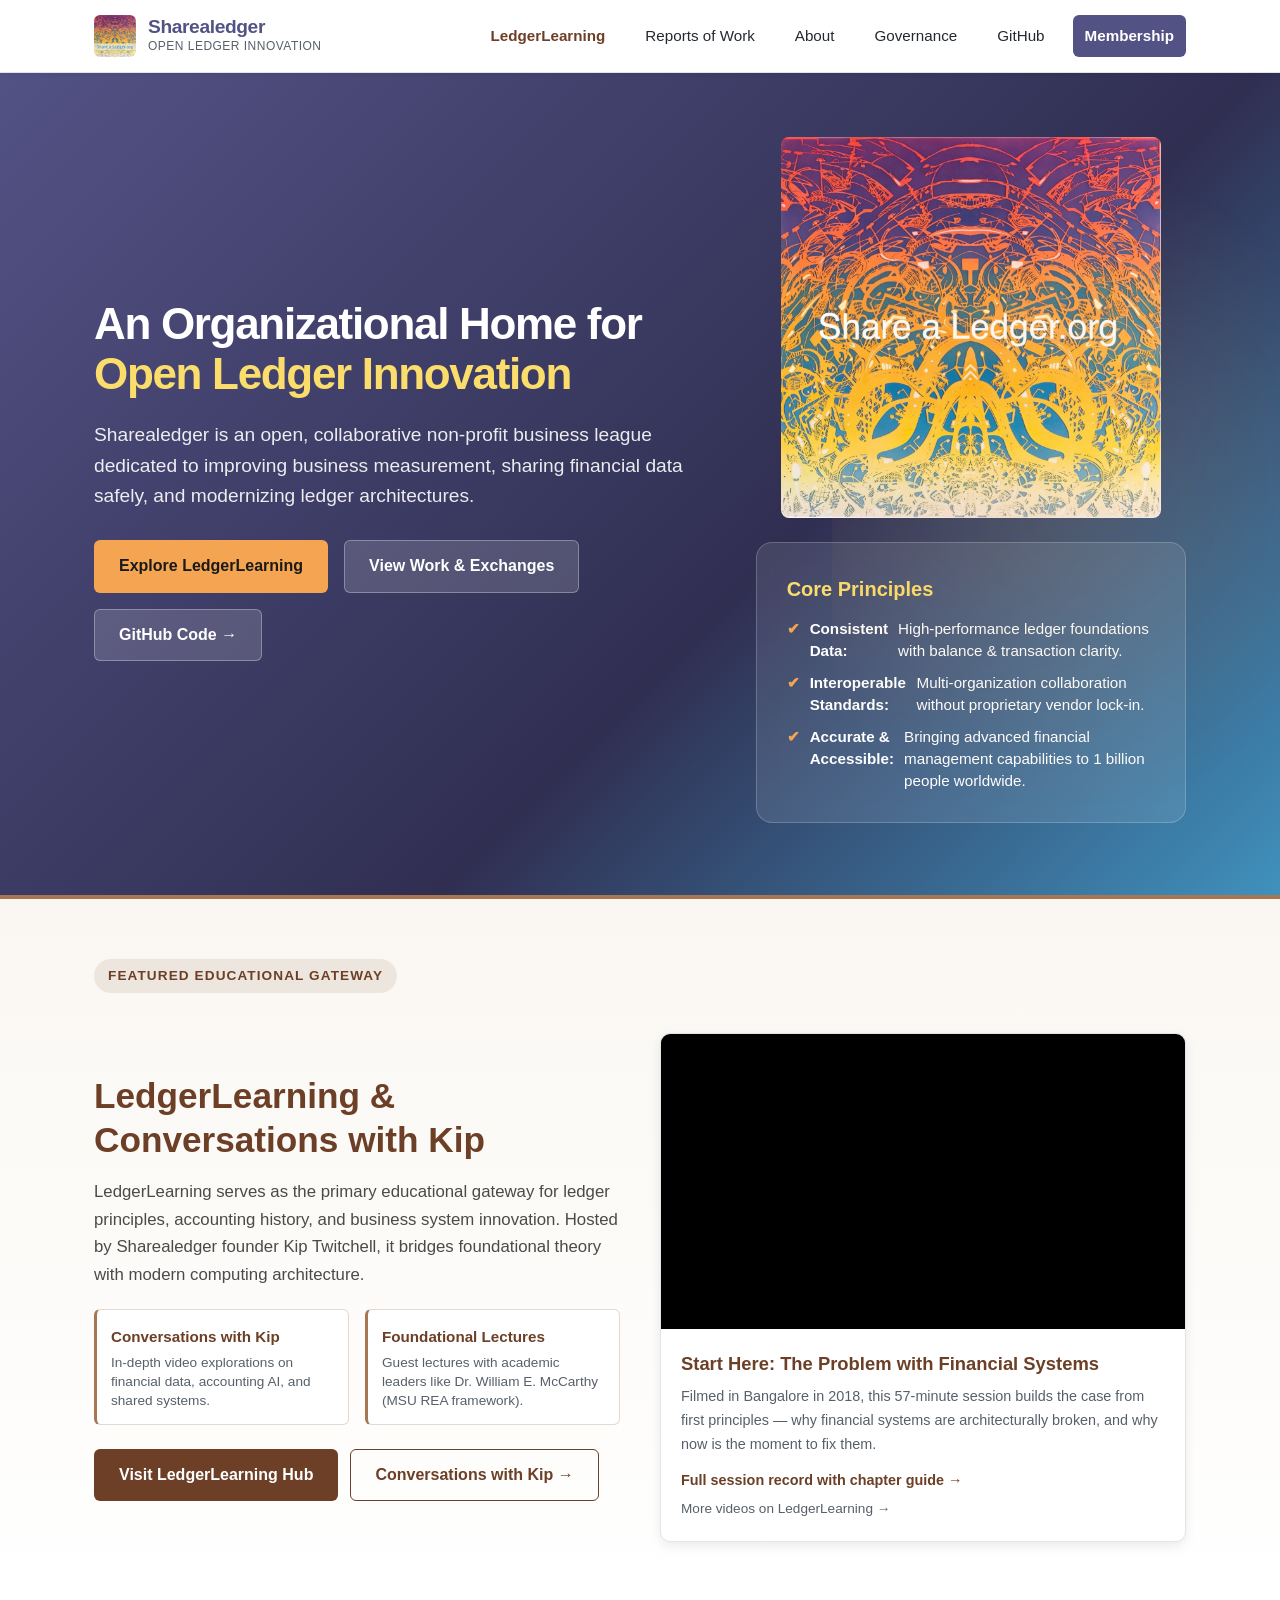
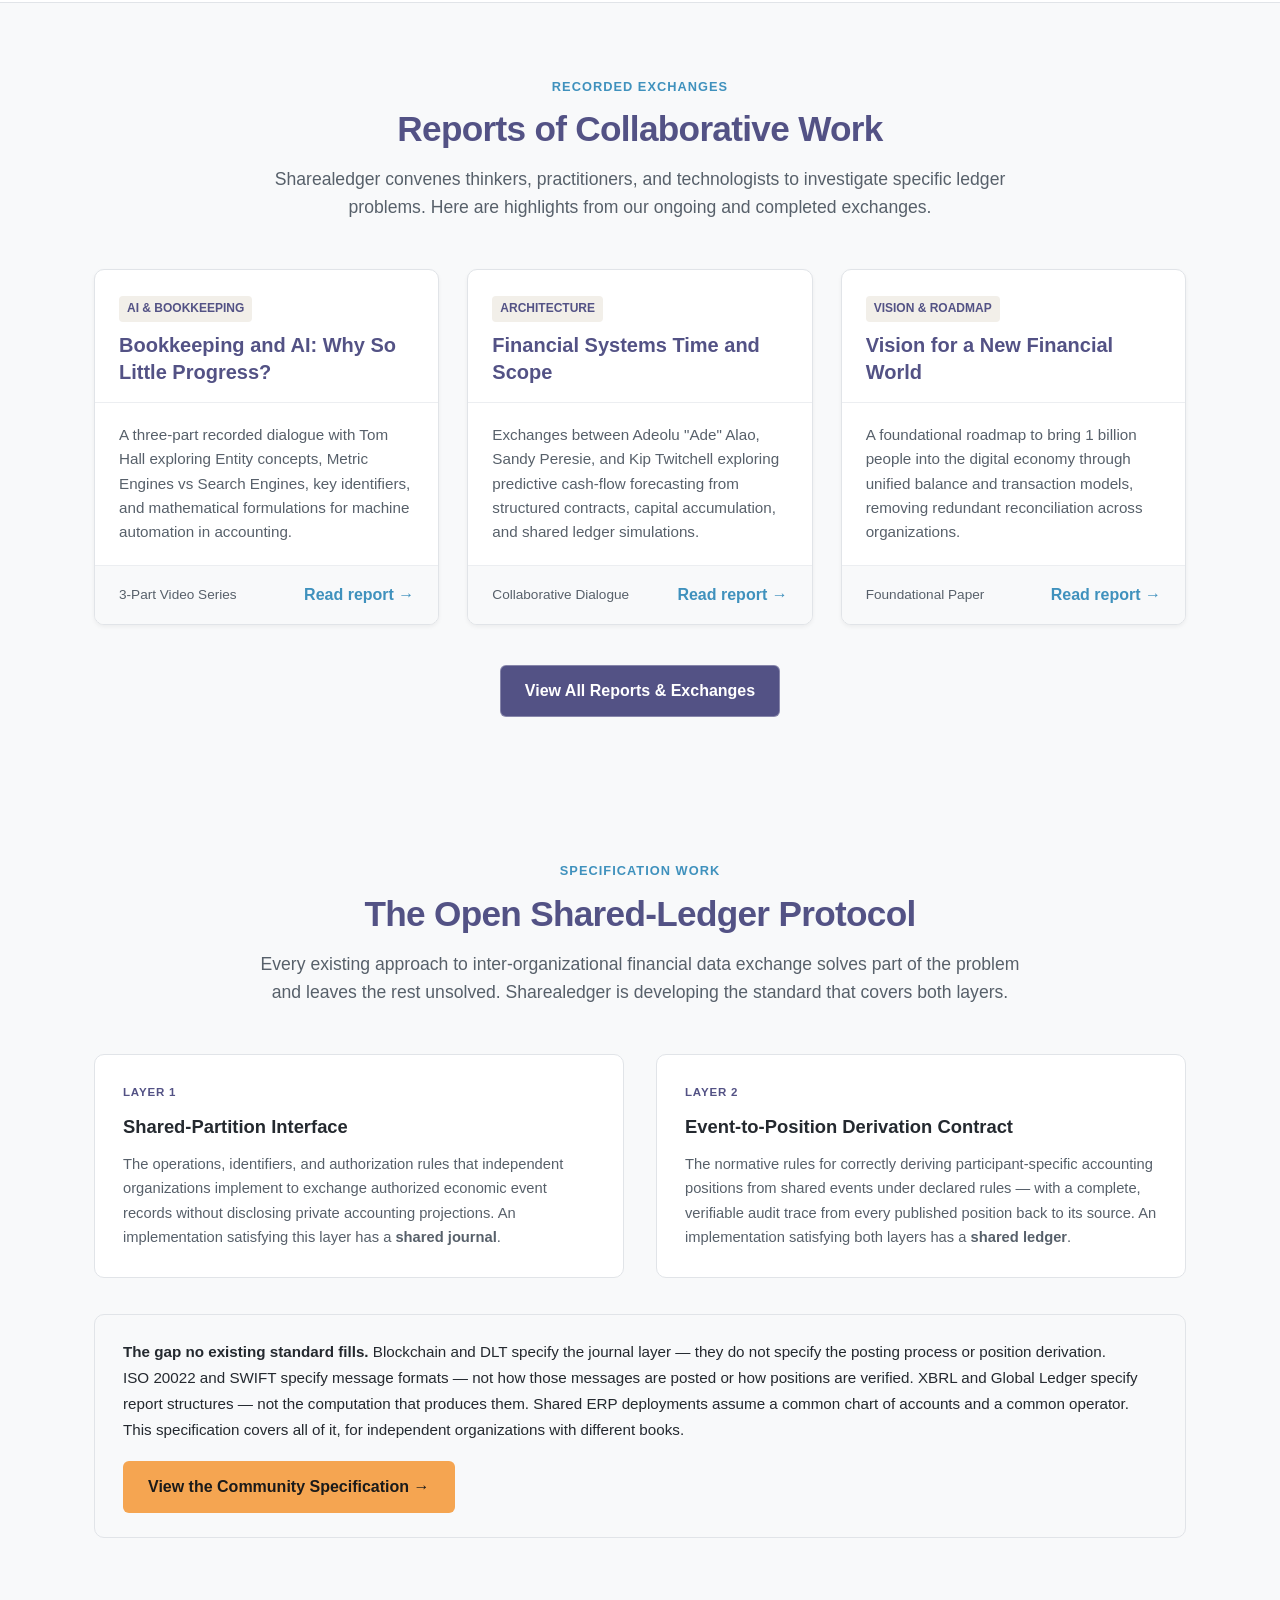
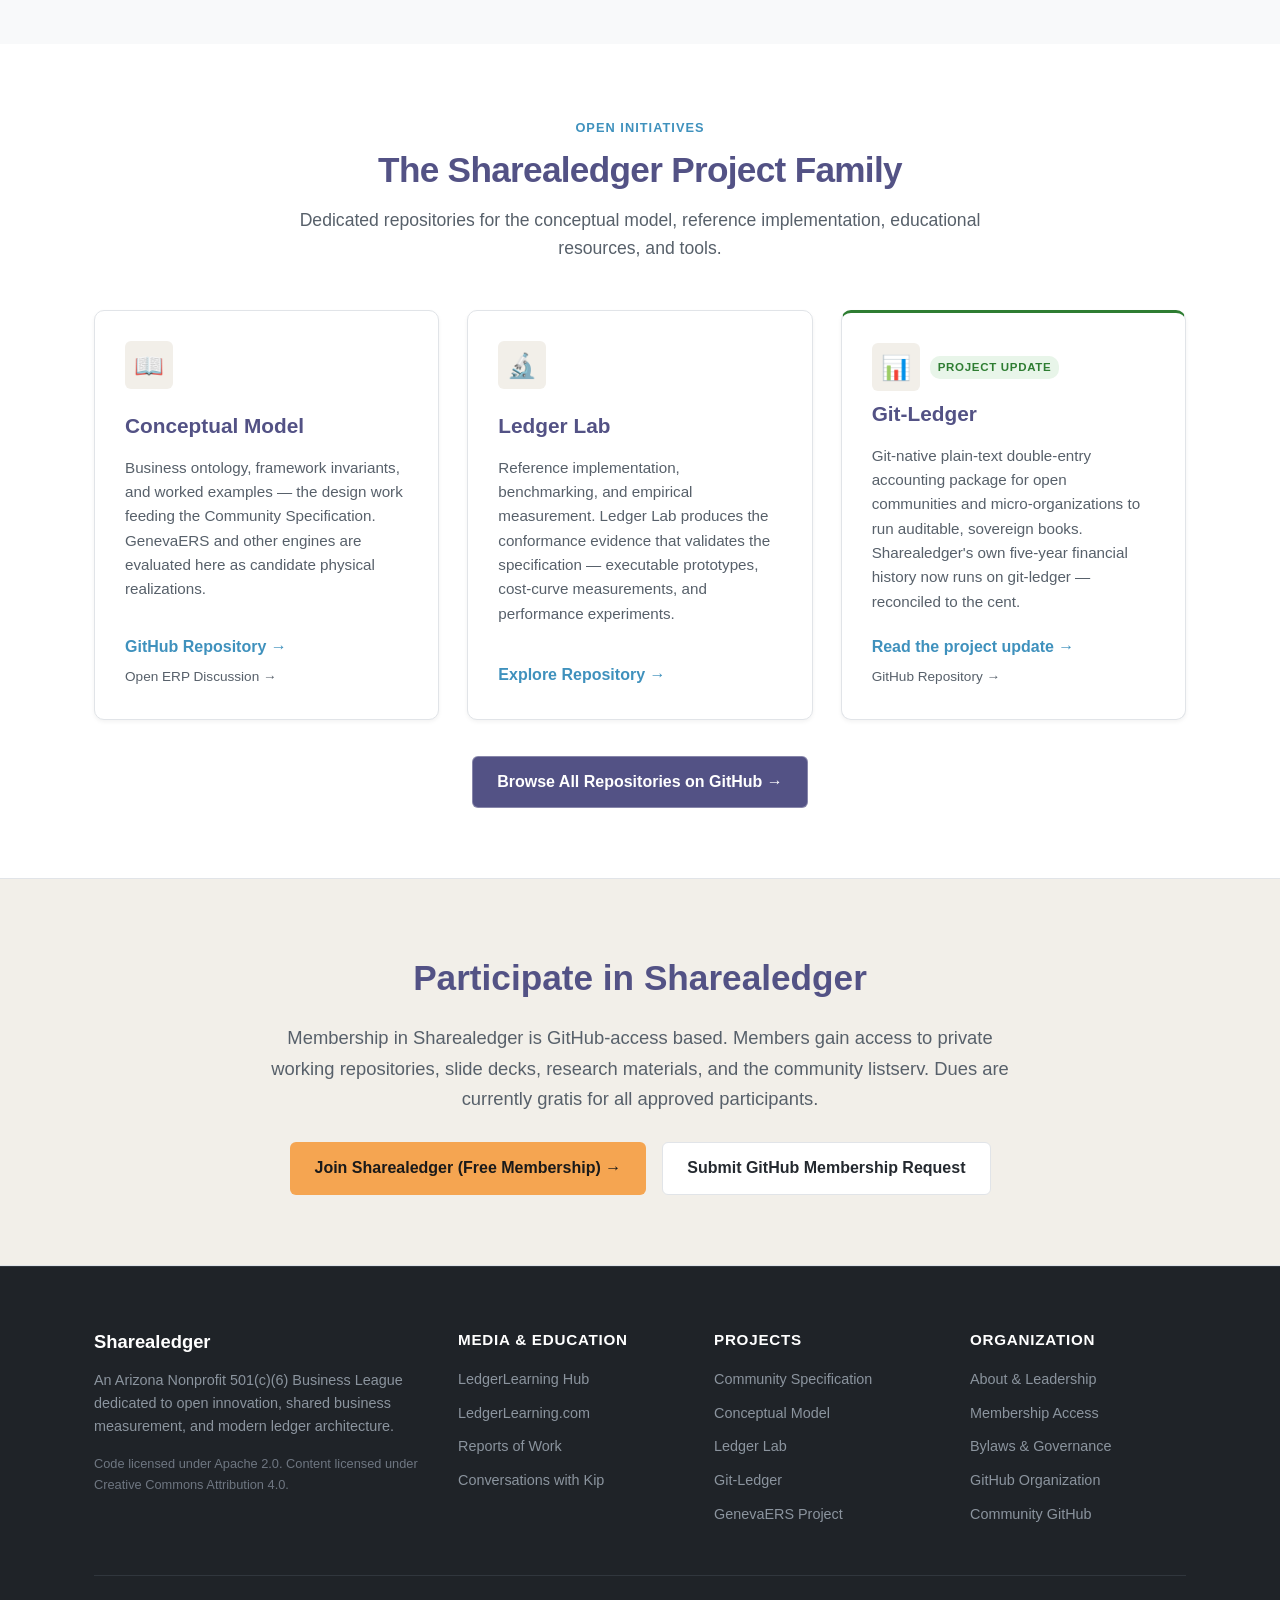
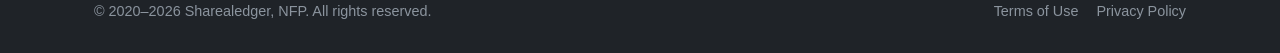
<file: docs/index.html>
<!DOCTYPE html>
<html lang="en">
<head>
  <meta charset="UTF-8">
  <meta name="viewport" content="width=device-width, initial-scale=1.0">
  <title>Sharealedger — Open Innovation in Ledgers & Financial Systems</title>
  <meta name="description" content="Sharealedger is a 501(c)(6) nonprofit business league fostering open innovation, shared knowledge, and collaboration in ledger systems and business measurement.">
  <link rel="stylesheet" href="assets/css/style.css">
  <link rel="icon" type="image/jpeg" href="assets/images/icon-small.jpg">
</head>
<body>

  <!-- Navigation -->
  <header class="site-header">
    <input type="checkbox" id="nav-toggle" class="nav-toggle-input" aria-label="Toggle Navigation">
    <div class="container nav-container">
      <a href="index.html" class="brand">
        <img src="assets/images/icon-small.jpg" alt="Sharealedger Logo Icon">
        <div class="brand-text">
          <span class="brand-title">Sharealedger</span>
          <span class="brand-subtitle">Open Ledger Innovation</span>
        </div>
      </a>
      <label for="nav-toggle" class="nav-toggle-btn" aria-label="Open Menu">
        <span class="icon-open">&#9776;</span>
        <span class="icon-close">&times;</span>
      </label>
      <nav>
        <ul class="nav-links">
          <li><a href="https://ledgerlearning.com" target="_blank" rel="noopener" style="color: var(--ll-brown); font-weight: 700;">LedgerLearning</a></li>
          <li><a href="reports.html">Reports of Work</a></li>
          <li><a href="about.html">About</a></li>
          <li><a href="governance.html">Governance</a></li>
          <li><a href="https://github.com/sharealedger-org" target="_blank" rel="noopener">GitHub</a></li>
          <li><a href="membership.html" class="nav-btn-highlight">Membership</a></li>
        </ul>
      </nav>
    </div>
  </header>

  <!-- Hero Section -->
  <section class="hero-section">
    <div class="container hero-grid">
      <div>
        <h1 class="hero-title">An Organizational Home for <span>Open Ledger Innovation</span></h1>
        <p class="hero-lead">
          Sharealedger is an open, collaborative non-profit business league dedicated to improving business measurement, sharing financial data safely, and modernizing ledger architectures.
        </p>
        <div class="hero-actions">
          <a href="ledgerlearning.html" class="btn btn-primary">Explore LedgerLearning</a>
          <a href="reports.html" class="btn btn-secondary">View Work & Exchanges</a>
          <a href="https://github.com/sharealedger-org" target="_blank" rel="noopener" class="btn btn-secondary">GitHub Code &rarr;</a>
        </div>
      </div>
      <div>
        <img src="assets/images/sharealedger-logo.jpg" alt="Sharealedger"
             style="width: 100%; max-width: 380px; border-radius: 8px; display: block; margin: 0 auto 24px;">
        <div class="hero-card">
          <h3>Core Principles</h3>
          <ul>
            <li><strong>Consistent Data:</strong> High-performance ledger foundations with balance & transaction clarity.</li>
            <li><strong>Interoperable Standards:</strong> Multi-organization collaboration without proprietary vendor lock-in.</li>
            <li><strong>Accurate & Accessible:</strong> Bringing advanced financial management capabilities to 1 billion people worldwide.</li>
          </ul>
        </div>
      </div>
    </div>
  </section>

  <!-- LedgerLearning Featured Section (FIRST SECTION) -->
  <section class="ll-spotlight">
    <div class="container">
      <div class="ll-header-badge">Featured Educational Gateway</div>
      <div class="ll-grid">
        <div class="ll-content">
          <h2>LedgerLearning & Conversations with Kip</h2>
          <p>
            LedgerLearning serves as the primary educational gateway for ledger principles, accounting history, and business system innovation. Hosted by Sharealedger founder Kip Twitchell, it bridges foundational theory with modern computing architecture.
          </p>
          <div class="ll-feature-list">
            <div class="ll-feature-item">
              <h4>Conversations with Kip</h4>
              <p>In-depth video explorations on financial data, accounting AI, and shared systems.</p>
            </div>
            <div class="ll-feature-item">
              <h4>Foundational Lectures</h4>
              <p>Guest lectures with academic leaders like Dr. William E. McCarthy (MSU REA framework).</p>
            </div>
          </div>
          <div style="display: flex; gap: 12px; flex-wrap: wrap;">
            <a href="ledgerlearning.html" class="btn btn-brown">Visit LedgerLearning Hub</a>
            <a href="https://www.youtube.com/kiptwitchellvlog" target="_blank" rel="noopener" class="btn" style="border: 1px solid var(--ll-brown); color: var(--ll-brown);">Conversations with Kip &rarr;</a>
          </div>
        </div>

        <div class="ll-media-card">
          <div class="video-container">
            <iframe src="https://www.youtube-nocookie.com/embed/PjzfaxvQ9WQ" title="The Problem with Financial Systems: An Overview" allow="accelerometer; autoplay; clipboard-write; encrypted-media; gyroscope; picture-in-picture" allowfullscreen></iframe>
          </div>
          <div class="ll-media-info">
            <h3>Start Here: The Problem with Financial Systems</h3>
            <p>Filmed in Bangalore in 2018, this 57-minute session builds the case from first principles — why financial systems are architecturally broken, and why now is the moment to fix them.</p>
            <div style="margin-top: 10px; display: flex; flex-direction: column; gap: 6px;">
              <a href="https://github.com/sharealedger-org/community/blob/master/meetings/2018-04_Bangalore-Financial-Systems-Overview.md" target="_blank" rel="noopener" style="font-weight: 600; color: var(--ll-brown); font-size: 0.9rem;">Full session record with chapter guide &rarr;</a>
              <a href="ledgerlearning.html" style="font-size: 0.85rem; color: var(--text-muted);">More videos on LedgerLearning &rarr;</a>
            </div>
          </div>
        </div>
      </div>
    </div>
  </section>

  <!-- Reports of Work & Exchanges -->
  <section class="section section-alt">
    <div class="container">
      <div class="section-header">
        <span class="section-tag">Recorded Exchanges</span>
        <h2 class="section-title">Reports of Collaborative Work</h2>
        <p class="section-desc">
          Sharealedger convenes thinkers, practitioners, and technologists to investigate specific ledger problems. Here are highlights from our ongoing and completed exchanges.
        </p>
      </div>

      <div class="cards-grid">
        <!-- Card 1 -->
        <div class="report-card">
          <div class="report-card-header">
            <span class="report-tag">AI & Bookkeeping</span>
            <h3 class="report-title">Bookkeeping and AI: Why So Little Progress?</h3>
          </div>
          <div class="report-card-body">
            A three-part recorded dialogue with Tom Hall exploring Entity concepts, Metric Engines vs Search Engines, key identifiers, and mathematical formulations for machine automation in accounting.
          </div>
          <div class="report-card-footer">
            <span style="font-size: 0.85rem; color: var(--text-muted);">3-Part Video Series</span>
            <a href="reports.html#ai-hall" class="card-link">Read report &rarr;</a>
          </div>
        </div>

        <!-- Card 2 -->
        <div class="report-card">
          <div class="report-card-header">
            <span class="report-tag">Architecture</span>
            <h3 class="report-title">Financial Systems Time and Scope</h3>
          </div>
          <div class="report-card-body">
            Exchanges between Adeolu "Ade" Alao, Sandy Peresie, and Kip Twitchell exploring predictive cash-flow forecasting from structured contracts, capital accumulation, and shared ledger simulations.
          </div>
          <div class="report-card-footer">
            <span style="font-size: 0.85rem; color: var(--text-muted);">Collaborative Dialogue</span>
            <a href="reports.html#time-scope" class="card-link">Read report &rarr;</a>
          </div>
        </div>

        <!-- Card 3 -->
        <div class="report-card">
          <div class="report-card-header">
            <span class="report-tag">Vision & Roadmap</span>
            <h3 class="report-title">Vision for a New Financial World</h3>
          </div>
          <div class="report-card-body">
            A foundational roadmap to bring 1 billion people into the digital economy through unified balance and transaction models, removing redundant reconciliation across organizations.
          </div>
          <div class="report-card-footer">
            <span style="font-size: 0.85rem; color: var(--text-muted);">Foundational Paper</span>
            <a href="reports.html#vision" class="card-link">Read report &rarr;</a>
          </div>
        </div>
      </div>

      <div style="text-align: center; margin-top: 40px;">
        <a href="reports.html" class="btn btn-secondary" style="background: var(--sl-primary); color: #fff;">View All Reports & Exchanges</a>
      </div>
    </div>
  </section>

  <!-- Open Shared-Ledger Protocol -->
  <section class="section section-alt">
    <div class="container">
      <div class="section-header">
        <span class="section-tag">Specification Work</span>
        <h2 class="section-title">The Open Shared-Ledger Protocol</h2>
        <p class="section-desc">
          Every existing approach to inter-organizational financial data exchange solves part of the problem and leaves the rest unsolved. Sharealedger is developing the standard that covers both layers.
        </p>
      </div>

      <div style="display: grid; grid-template-columns: 1fr 1fr; gap: 32px; margin: 36px 0;">
        <div style="border: 1px solid var(--border-light); border-radius: var(--radius-md); padding: 28px; background: #fff;">
          <div style="font-size: 0.72rem; font-weight: 700; letter-spacing: 0.07em; text-transform: uppercase; color: var(--sl-primary); margin-bottom: 10px;">Layer 1</div>
          <h3 style="margin: 0 0 10px 0; font-size: 1.15rem;">Shared-Partition Interface</h3>
          <p style="font-size: 0.92rem; color: var(--text-muted); line-height: 1.65; margin: 0;">
            The operations, identifiers, and authorization rules that independent organizations implement to exchange authorized economic event records without disclosing private accounting projections. An implementation satisfying this layer has a <strong>shared journal</strong>.
          </p>
        </div>
        <div style="border: 1px solid var(--border-light); border-radius: var(--radius-md); padding: 28px; background: #fff;">
          <div style="font-size: 0.72rem; font-weight: 700; letter-spacing: 0.07em; text-transform: uppercase; color: var(--sl-primary); margin-bottom: 10px;">Layer 2</div>
          <h3 style="margin: 0 0 10px 0; font-size: 1.15rem;">Event-to-Position Derivation Contract</h3>
          <p style="font-size: 0.92rem; color: var(--text-muted); line-height: 1.65; margin: 0;">
            The normative rules for correctly deriving participant-specific accounting positions from shared events under declared rules — with a complete, verifiable audit trace from every published position back to its source. An implementation satisfying both layers has a <strong>shared ledger</strong>.
          </p>
        </div>
      </div>

      <div style="background: var(--bg-alt); border: 1px solid var(--border-light); border-radius: var(--radius-md); padding: 24px 28px; margin-bottom: 36px;">
        <p style="margin: 0; font-size: 0.95rem; color: var(--text-main); line-height: 1.7;">
          <strong>The gap no existing standard fills.</strong> Blockchain and DLT specify the journal layer — they do not specify the posting process or position derivation. ISO&nbsp;20022 and SWIFT specify message formats — not how those messages are posted or how positions are verified. XBRL and Global Ledger specify report structures — not the computation that produces them. Shared ERP deployments assume a common chart of accounts and a common operator. This specification covers all of it, for independent organizations with different books.
        </p>
        <div style="margin-top: 18px;">
          <a href="https://github.com/sharealedger-org/spec-community-specification" target="_blank" rel="noopener" class="btn btn-primary">
            View the Community Specification &rarr;
          </a>
        </div>
      </div>
    </div>
  </section>

  <!-- Active Projects & Ecosystem -->
  <section class="section">
    <div class="container">
      <div class="section-header">
        <span class="section-tag">Open Initiatives</span>
        <h2 class="section-title">The Sharealedger Project Family</h2>
        <p class="section-desc">
          Dedicated repositories for the conceptual model, reference implementation, educational resources, and tools.
        </p>
      </div>

      <div class="cards-grid">
        <!-- Project 1 -->
        <div class="card">
          <div class="card-icon">&#x1F4D6;</div>
          <h3 class="card-title">Conceptual Model</h3>
          <p class="card-body">
            Business ontology, framework invariants, and worked examples — the design work feeding the Community Specification. GenevaERS and other engines are evaluated here as candidate physical realizations.
          </p>
          <div style="display: flex; flex-direction: column; gap: 6px; margin-top: auto;">
            <a href="https://github.com/sharealedger-org/spec-conceptual-model" target="_blank" rel="noopener" class="card-link">GitHub Repository &rarr;</a>
            <a href="https://github.com/sharealedger-org/spec-conceptual-model/blob/main/sources/GenevaERS/ERP_DISCUSSION_STARTER.md" target="_blank" rel="noopener" style="font-size: 0.85rem; color: var(--text-muted);">Open ERP Discussion &rarr;</a>
          </div>
        </div>

        <!-- Project 2 -->
        <div class="card">
          <div class="card-icon">&#x1F52C;</div>
          <h3 class="card-title">Ledger Lab</h3>
          <p class="card-body">
            Reference implementation, benchmarking, and empirical measurement. Ledger Lab produces the conformance evidence that validates the specification — executable prototypes, cost-curve measurements, and performance experiments.
          </p>
          <a href="https://github.com/sharealedger-org/ledger-lab" target="_blank" rel="noopener" class="card-link">
            Explore Repository &rarr;
          </a>
        </div>

        <!-- Project 3 -->
        <div class="card" style="border-top: 3px solid #2E7D32;">
          <div style="display: flex; align-items: center; gap: 10px; margin-bottom: 6px;">
            <div class="card-icon" style="margin-bottom: 0;">&#x1F4CA;</div>
            <span style="font-size: 0.72rem; font-weight: 700; letter-spacing: 0.06em; background: #E8F5E9; color: #2E7D32; padding: 2px 8px; border-radius: 10px; white-space: nowrap;">PROJECT UPDATE</span>
          </div>
          <h3 class="card-title">Git-Ledger</h3>
          <p class="card-body">
            Git-native plain-text double-entry accounting package for open communities and micro-organizations to run auditable, sovereign books. Sharealedger's own five-year financial history now runs on git-ledger — reconciled to the cent.
          </p>
          <div style="display: flex; flex-direction: column; gap: 6px; margin-top: auto;">
            <a href="reports.html#git-ledger-2026" class="card-link">Read the project update &rarr;</a>
            <a href="https://github.com/sharealedger-org/git-ledger" target="_blank" rel="noopener" style="font-size: 0.85rem; color: var(--text-muted);">GitHub Repository &rarr;</a>
          </div>
        </div>
      </div>

      <div style="text-align: center; margin-top: 36px;">
        <a href="https://github.com/sharealedger-org" target="_blank" rel="noopener" class="btn btn-secondary" style="background: var(--sl-primary); color: #fff;">
          Browse All Repositories on GitHub &rarr;
        </a>
      </div>
    </div>
  </section>

  <!-- Membership / Call to Action -->
  <section class="section section-cream" style="border-top: 1px solid var(--border-light); border-bottom: 1px solid var(--border-light);">
    <div class="container" style="text-align: center; max-width: 800px;">
      <h2 style="font-size: 2.2rem; color: var(--sl-primary); margin-bottom: 16px;">Participate in Sharealedger</h2>
      <p style="font-size: 1.15rem; color: var(--text-muted); margin-bottom: 28px;">
        Membership in Sharealedger is GitHub-access based. Members gain access to private working repositories, slide decks, research materials, and the community listserv. Dues are currently gratis for all approved participants.
      </p>
      <div style="display: flex; gap: 16px; justify-content: center; flex-wrap: wrap;">
        <a href="membership.html" class="btn btn-primary">Join Sharealedger (Free Membership) &rarr;</a>
        <a href="https://github.com/sharealedger-org/community/issues/new/choose" target="_blank" rel="noopener" class="btn" style="background: #fff; border: 1px solid var(--border-light); color: var(--text-main);">
          Submit GitHub Membership Request
        </a>
      </div>
    </div>
  </section>

  <!-- Footer -->
  <footer class="site-footer">
    <div class="container">
      <div class="footer-grid">
        <div class="footer-brand">
          <h4>Sharealedger</h4>
          <p>
            An Arizona Nonprofit 501(c)(6) Business League dedicated to open innovation, shared business measurement, and modern ledger architecture.
          </p>
          <p style="font-size: 0.8rem; color: #6E7681;">
            Code licensed under Apache 2.0. Content licensed under Creative Commons Attribution 4.0.
          </p>
        </div>

        <div class="footer-col">
          <h5>Media & Education</h5>
          <ul>
            <li><a href="ledgerlearning.html">LedgerLearning Hub</a></li>
            <li><a href="https://ledgerlearning.com" target="_blank" rel="noopener">LedgerLearning.com</a></li>
            <li><a href="reports.html">Reports of Work</a></li>
            <li><a href="https://www.youtube.com/kiptwitchellvlog" target="_blank" rel="noopener">Conversations with Kip</a></li>
          </ul>
        </div>

        <div class="footer-col">
          <h5>Projects</h5>
          <ul>
            <li><a href="https://github.com/sharealedger-org/spec-community-specification" target="_blank" rel="noopener">Community Specification</a></li>
            <li><a href="https://github.com/sharealedger-org/spec-conceptual-model" target="_blank" rel="noopener">Conceptual Model</a></li>
            <li><a href="https://github.com/sharealedger-org/ledger-lab" target="_blank" rel="noopener">Ledger Lab</a></li>
            <li><a href="https://github.com/sharealedger-org/git-ledger" target="_blank" rel="noopener">Git-Ledger</a></li>
            <li><a href="https://genevaers.org" target="_blank" rel="noopener">GenevaERS Project</a></li>
          </ul>
        </div>

        <div class="footer-col">
          <h5>Organization</h5>
          <ul>
            <li><a href="about.html">About & Leadership</a></li>
            <li><a href="membership.html">Membership Access</a></li>
            <li><a href="governance.html">Bylaws & Governance</a></li>
            <li><a href="https://github.com/sharealedger-org" target="_blank" rel="noopener">GitHub Organization</a></li>
            <li><a href="https://github.com/sharealedger-org/community" target="_blank" rel="noopener">Community GitHub</a></li>
          </ul>
        </div>
      </div>

      <div class="footer-bottom">
        <div>&copy; 2020&ndash;2026 Sharealedger, NFP. All rights reserved.</div>
        <div>
          <a href="governance.html#terms" style="color: #8B949E; margin-right: 14px;">Terms of Use</a>
          <a href="governance.html#privacy" style="color: #8B949E;">Privacy Policy</a>
        </div>
      </div>
    </div>
  </footer>

</body>
</html>
</file>
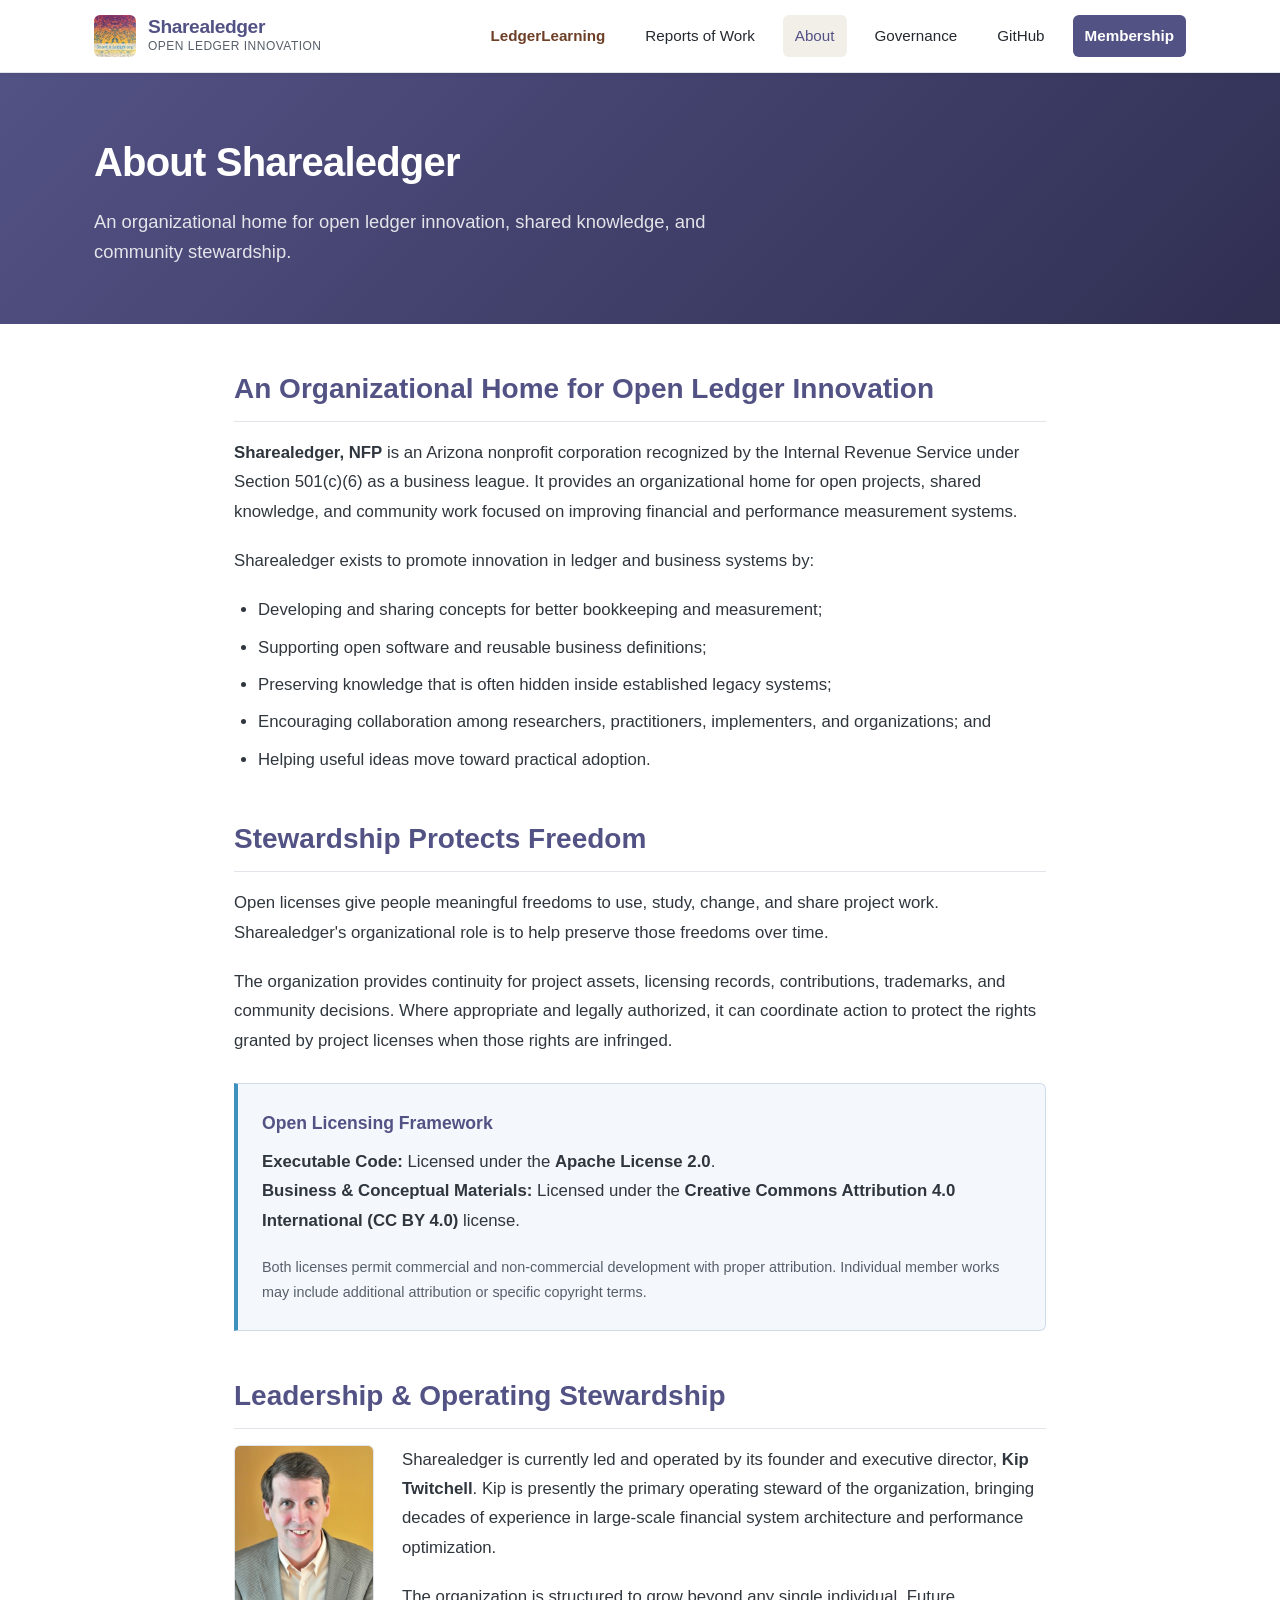
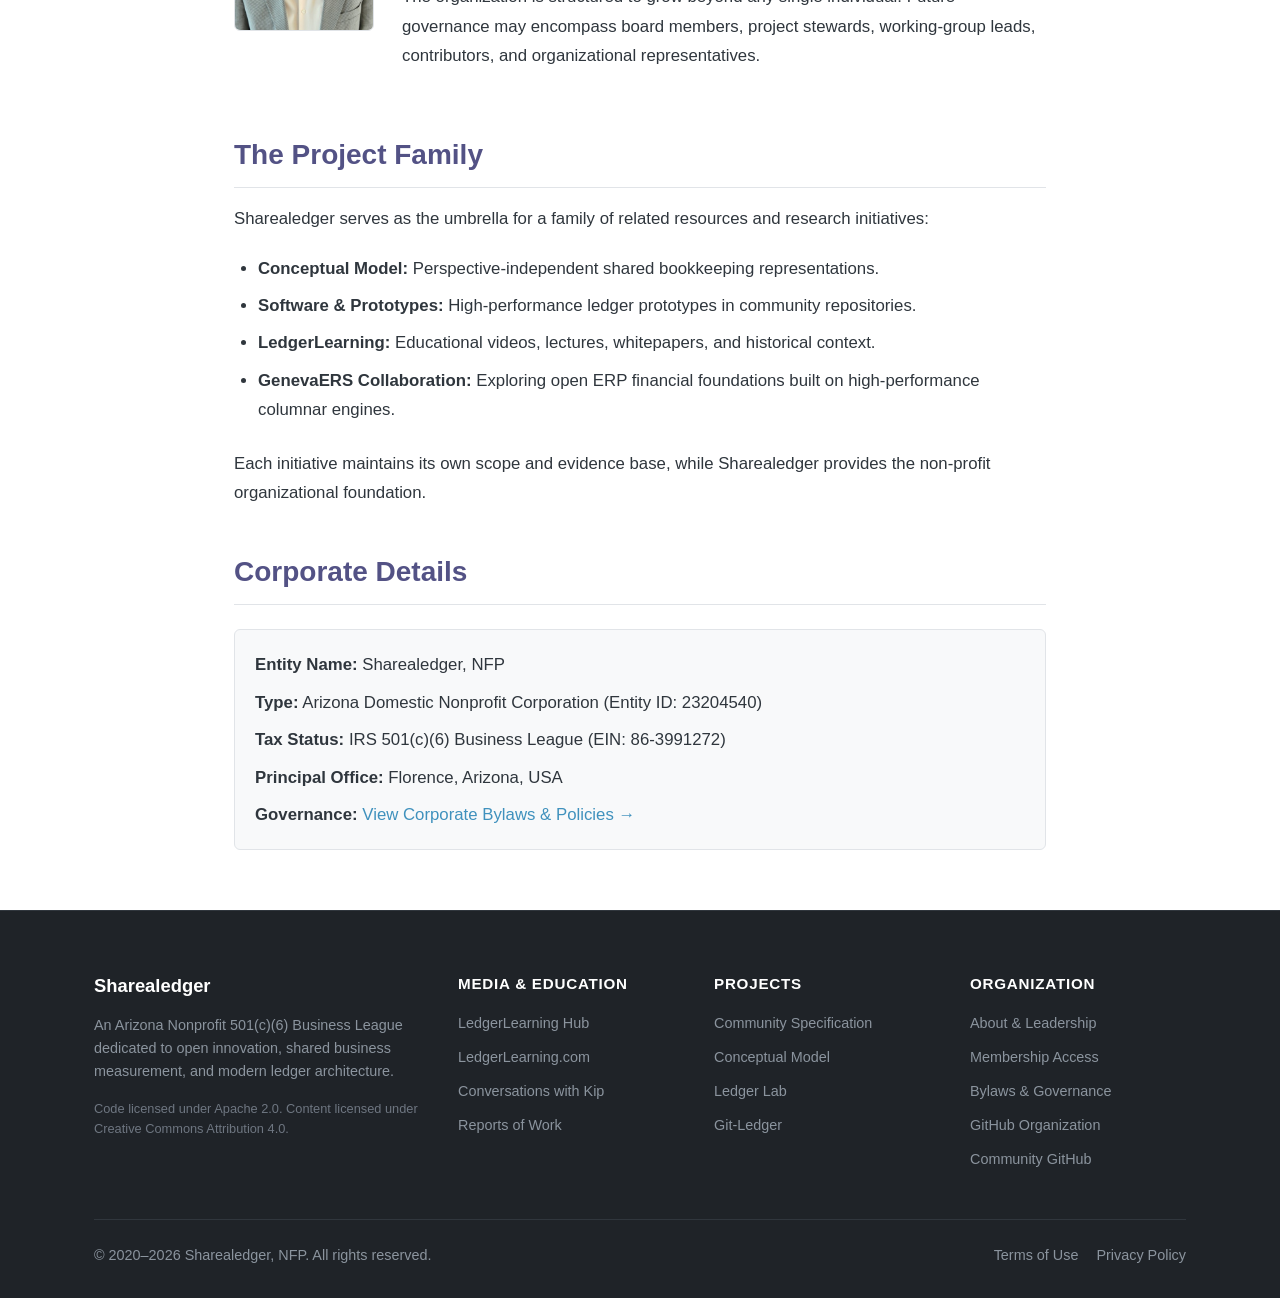
<file: docs/about.html>
<!DOCTYPE html>
<html lang="en">
<head>
  <meta charset="UTF-8">
  <meta name="viewport" content="width=device-width, initial-scale=1.0">
  <title>About Sharealedger — Mission, Stewardship & Leadership</title>
  <meta name="description" content="Sharealedger is an Arizona nonprofit corporation (501(c)(6) business league) providing an organizational home for open ledger innovation and shared business definitions.">
  <link rel="stylesheet" href="assets/css/style.css">
  <link rel="icon" type="image/jpeg" href="assets/images/icon-small.jpg">
</head>
<body>

  <!-- Navigation -->
  <header class="site-header">
    <input type="checkbox" id="nav-toggle" class="nav-toggle-input" aria-label="Toggle Navigation">
    <div class="container nav-container">
      <a href="index.html" class="brand">
        <img src="assets/images/icon-small.jpg" alt="Sharealedger Logo Icon">
        <div class="brand-text">
          <span class="brand-title">Sharealedger</span>
          <span class="brand-subtitle">Open Ledger Innovation</span>
        </div>
      </a>
      <label for="nav-toggle" class="nav-toggle-btn" aria-label="Open Menu">
        <span class="icon-open">&#9776;</span>
        <span class="icon-close">&times;</span>
      </label>
      <nav>
        <ul class="nav-links">
          <li><a href="https://ledgerlearning.com" target="_blank" rel="noopener" style="color: var(--ll-brown); font-weight: 700;">LedgerLearning</a></li>
          <li><a href="reports.html">Reports of Work</a></li>
          <li><a href="about.html" class="active">About</a></li>
          <li><a href="governance.html">Governance</a></li>
          <li><a href="https://github.com/sharealedger-org" target="_blank" rel="noopener">GitHub</a></li>
          <li><a href="membership.html" class="nav-btn-highlight">Membership</a></li>
        </ul>
      </nav>
    </div>
  </header>

  <!-- Page Header -->
  <header class="page-header">
    <div class="container">
      <h1 class="page-title">About Sharealedger</h1>
      <p class="page-subtitle">
        An organizational home for open ledger innovation, shared knowledge, and community stewardship.
      </p>
    </div>
  </header>

  <!-- Main Content -->
  <main class="container content-single prose">

    <section>
      <h2>An Organizational Home for Open Ledger Innovation</h2>
      <p>
        <strong>Sharealedger, NFP</strong> is an Arizona nonprofit corporation recognized by the Internal Revenue Service under Section 501(c)(6) as a business league. It provides an organizational home for open projects, shared knowledge, and community work focused on improving financial and performance measurement systems.
      </p>

      <p>Sharealedger exists to promote innovation in ledger and business systems by:</p>
      <ul>
        <li>Developing and sharing concepts for better bookkeeping and measurement;</li>
        <li>Supporting open software and reusable business definitions;</li>
        <li>Preserving knowledge that is often hidden inside established legacy systems;</li>
        <li>Encouraging collaboration among researchers, practitioners, implementers, and organizations; and</li>
        <li>Helping useful ideas move toward practical adoption.</li>
      </ul>
    </section>

    <section>
      <h2>Stewardship Protects Freedom</h2>
      <p>
        Open licenses give people meaningful freedoms to use, study, change, and share project work. Sharealedger's organizational role is to help preserve those freedoms over time.
      </p>
      <p>
        The organization provides continuity for project assets, licensing records, contributions, trademarks, and community decisions. Where appropriate and legally authorized, it can coordinate action to protect the rights granted by project licenses when those rights are infringed.
      </p>

      <div class="callout">
        <h4>Open Licensing Framework</h4>
        <p>
          <strong>Executable Code:</strong> Licensed under the <strong>Apache License 2.0</strong>.<br>
          <strong>Business & Conceptual Materials:</strong> Licensed under the <strong>Creative Commons Attribution 4.0 International (CC BY 4.0)</strong> license.
        </p>
        <p style="font-size: 0.9rem; color: var(--text-muted); margin-top: 8px;">
          Both licenses permit commercial and non-commercial development with proper attribution. Individual member works may include additional attribution or specific copyright terms.
        </p>
      </div>
    </section>

    <section>
      <h2>Leadership & Operating Stewardship</h2>
      <div style="display: grid; grid-template-columns: 140px 1fr; gap: 28px; align-items: start; margin-bottom: 20px;">
        <div>
          <img src="assets/images/kip-twitchell.jpg" alt="Kip Twitchell"
               style="width: 100%; border-radius: 6px; border: 1px solid var(--border-light);">
        </div>
        <div>
          <p>
            Sharealedger is currently led and operated by its founder and executive director, <strong>Kip Twitchell</strong>. Kip is presently the primary operating steward of the organization, bringing decades of experience in large-scale financial system architecture and performance optimization.
          </p>
          <p>
            The organization is structured to grow beyond any single individual. Future governance may encompass board members, project stewards, working-group leads, contributors, and organizational representatives.
          </p>
        </div>
      </div>
    </section>

    <section>
      <h2>The Project Family</h2>
      <p>
        Sharealedger serves as the umbrella for a family of related resources and research initiatives:
      </p>
      <ul>
        <li><strong>Conceptual Model:</strong> Perspective-independent shared bookkeeping representations.</li>
        <li><strong>Software & Prototypes:</strong> High-performance ledger prototypes in community repositories.</li>
        <li><strong>LedgerLearning:</strong> Educational videos, lectures, whitepapers, and historical context.</li>
        <li><strong>GenevaERS Collaboration:</strong> Exploring open ERP financial foundations built on high-performance columnar engines.</li>
      </ul>
      <p>
        Each initiative maintains its own scope and evidence base, while Sharealedger provides the non-profit organizational foundation.
      </p>
    </section>

    <section>
      <h2>Corporate Details</h2>
      <div style="background: var(--bg-alt); border: 1px solid var(--border-light); border-radius: var(--radius-sm); padding: 20px; margin: 24px 0;">
        <p style="margin-bottom: 8px;"><strong>Entity Name:</strong> Sharealedger, NFP</p>
        <p style="margin-bottom: 8px;"><strong>Type:</strong> Arizona Domestic Nonprofit Corporation (Entity ID: 23204540)</p>
        <p style="margin-bottom: 8px;"><strong>Tax Status:</strong> IRS 501(c)(6) Business League (EIN: 86-3991272)</p>
        <p style="margin-bottom: 8px;"><strong>Principal Office:</strong> Florence, Arizona, USA</p>
        <p style="margin-bottom: 0;"><strong>Governance:</strong> <a href="governance.html">View Corporate Bylaws & Policies &rarr;</a></p>
      </div>
    </section>

  </main>

  <!-- Footer -->
  <footer class="site-footer">
    <div class="container">
      <div class="footer-grid">
        <div class="footer-brand">
          <h4>Sharealedger</h4>
          <p>
            An Arizona Nonprofit 501(c)(6) Business League dedicated to open innovation, shared business measurement, and modern ledger architecture.
          </p>
          <p style="font-size: 0.8rem; color: #6E7681;">
            Code licensed under Apache 2.0. Content licensed under Creative Commons Attribution 4.0.
          </p>
        </div>

        <div class="footer-col">
          <h5>Media & Education</h5>
          <ul>
            <li><a href="ledgerlearning.html">LedgerLearning Hub</a></li>
            <li><a href="https://ledgerlearning.com" target="_blank" rel="noopener">LedgerLearning.com</a></li>
            <li><a href="https://www.youtube.com/kiptwitchellvlog" target="_blank" rel="noopener">Conversations with Kip</a></li>
            <li><a href="reports.html">Reports of Work</a></li>
          </ul>
        </div>

        <div class="footer-col">
          <h5>Projects</h5>
          <ul>
            <li><a href="https://github.com/sharealedger-org/spec-community-specification" target="_blank" rel="noopener">Community Specification</a></li>
            <li><a href="https://github.com/sharealedger-org/spec-conceptual-model" target="_blank" rel="noopener">Conceptual Model</a></li>
            <li><a href="https://github.com/sharealedger-org/ledger-lab" target="_blank" rel="noopener">Ledger Lab</a></li>
            <li><a href="https://github.com/sharealedger-org/git-ledger" target="_blank" rel="noopener">Git-Ledger</a></li>
          </ul>
        </div>

        <div class="footer-col">
          <h5>Organization</h5>
          <ul>
            <li><a href="about.html">About & Leadership</a></li>
            <li><a href="membership.html">Membership Access</a></li>
            <li><a href="governance.html">Bylaws & Governance</a></li>
            <li><a href="https://github.com/sharealedger-org" target="_blank" rel="noopener">GitHub Organization</a></li>
            <li><a href="https://github.com/sharealedger-org/community" target="_blank" rel="noopener">Community GitHub</a></li>
          </ul>
        </div>
      </div>

      <div class="footer-bottom">
        <div>&copy; 2020&ndash;2026 Sharealedger, NFP. All rights reserved.</div>
        <div>
          <a href="governance.html#terms" style="color: #8B949E; margin-right: 14px;">Terms of Use</a>
          <a href="governance.html#privacy" style="color: #8B949E;">Privacy Policy</a>
        </div>
      </div>
    </div>
  </footer>

</body>
</html>
</file>
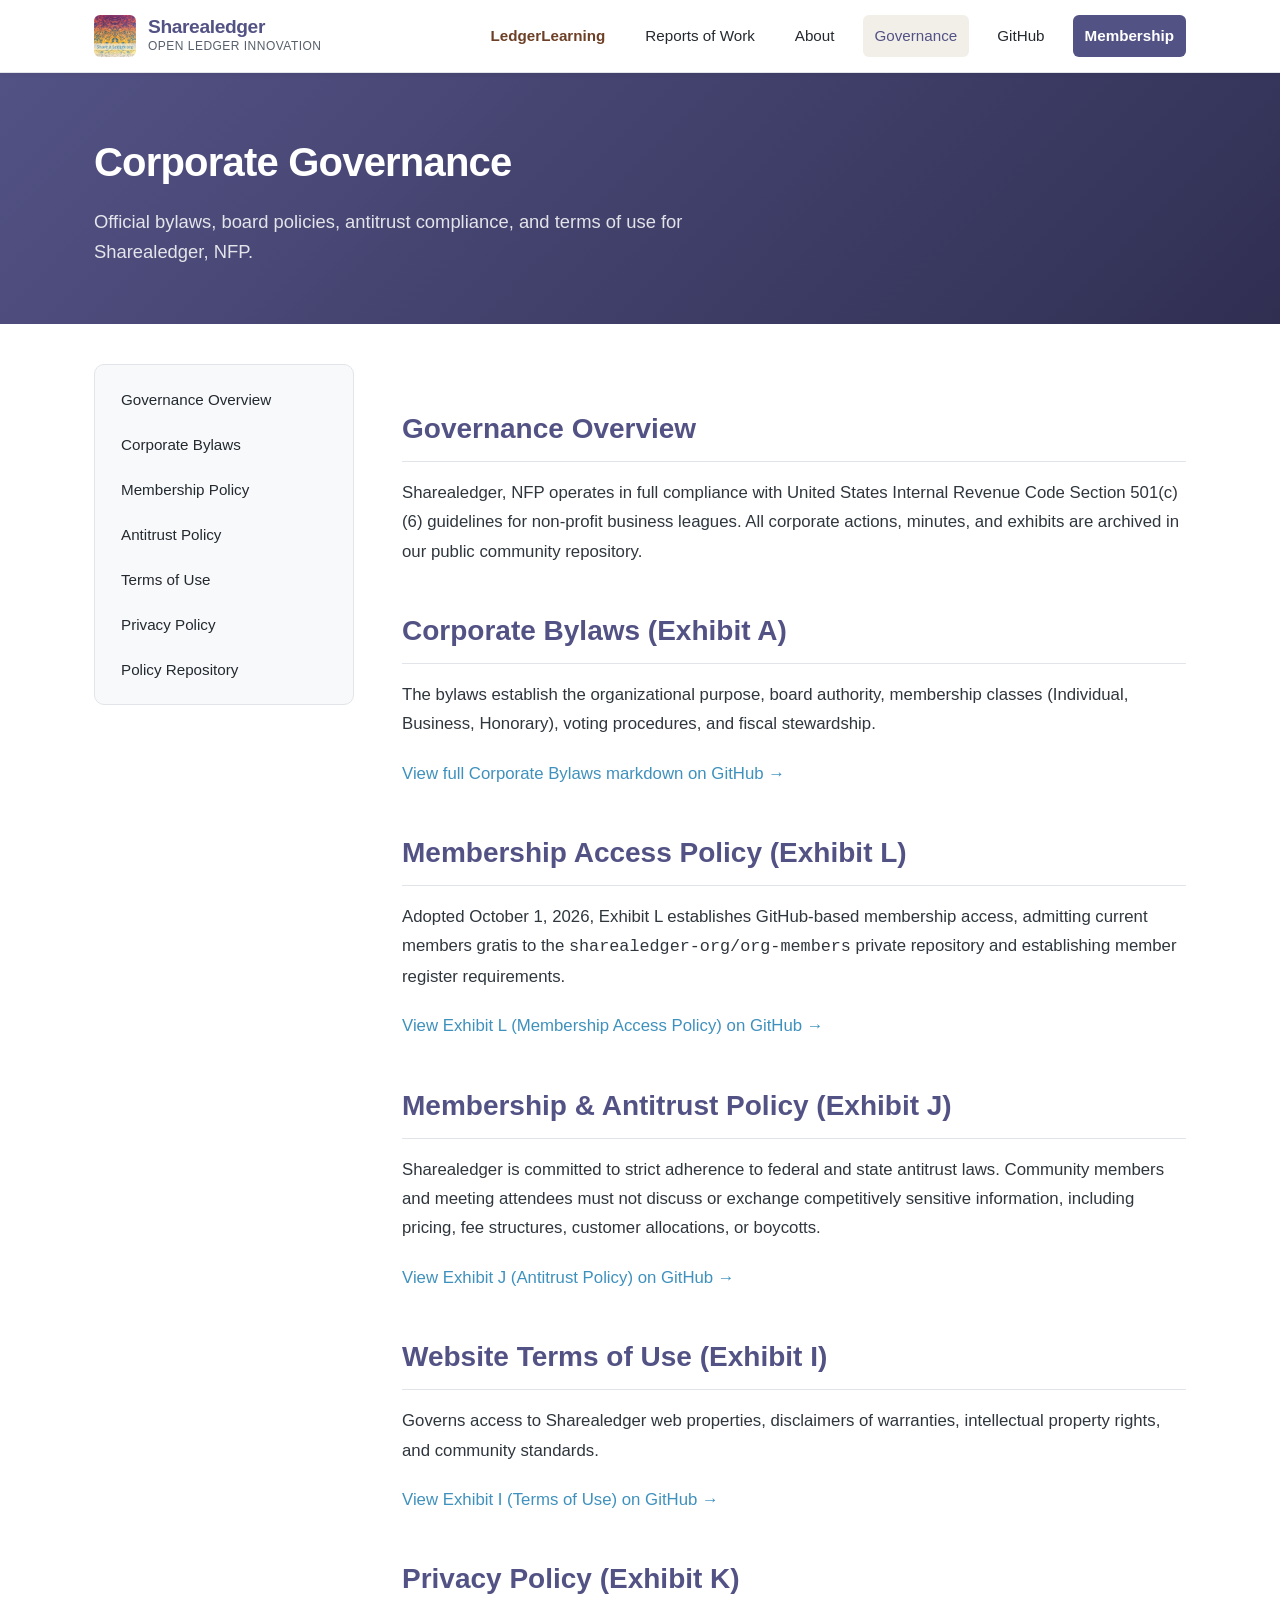
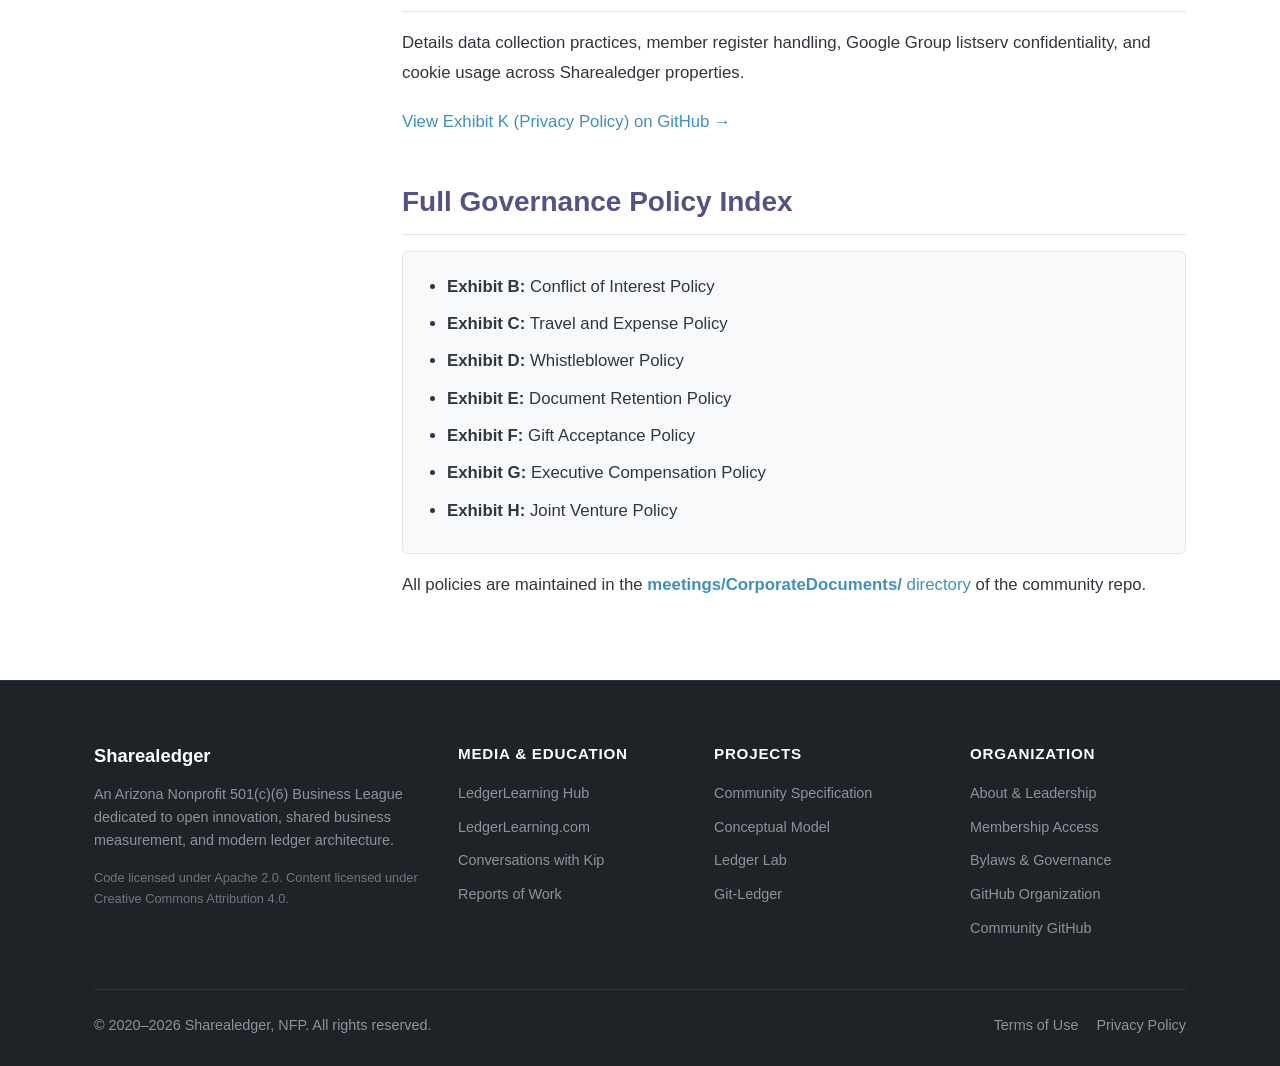
<file: docs/governance.html>
<!DOCTYPE html>
<html lang="en">
<head>
  <meta charset="UTF-8">
  <meta name="viewport" content="width=device-width, initial-scale=1.0">
  <title>Governance & Corporate Documents — Sharealedger</title>
  <meta name="description" content="Official corporate governance documents, bylaws, and compliance policies for Sharealedger, NFP.">
  <link rel="stylesheet" href="assets/css/style.css">
  <link rel="icon" type="image/jpeg" href="assets/images/icon-small.jpg">
</head>
<body>

  <!-- Navigation -->
  <header class="site-header">
    <input type="checkbox" id="nav-toggle" class="nav-toggle-input" aria-label="Toggle Navigation">
    <div class="container nav-container">
      <a href="index.html" class="brand">
        <img src="assets/images/icon-small.jpg" alt="Sharealedger Logo Icon">
        <div class="brand-text">
          <span class="brand-title">Sharealedger</span>
          <span class="brand-subtitle">Open Ledger Innovation</span>
        </div>
      </a>
      <label for="nav-toggle" class="nav-toggle-btn" aria-label="Open Menu">
        <span class="icon-open">&#9776;</span>
        <span class="icon-close">&times;</span>
      </label>
      <nav>
        <ul class="nav-links">
          <li><a href="https://ledgerlearning.com" target="_blank" rel="noopener" style="color: var(--ll-brown); font-weight: 700;">LedgerLearning</a></li>
          <li><a href="reports.html">Reports of Work</a></li>
          <li><a href="about.html">About</a></li>
          <li><a href="governance.html" class="active">Governance</a></li>
          <li><a href="https://github.com/sharealedger-org" target="_blank" rel="noopener">GitHub</a></li>
          <li><a href="membership.html" class="nav-btn-highlight">Membership</a></li>
        </ul>
      </nav>
    </div>
  </header>

  <!-- Page Header -->
  <header class="page-header">
    <div class="container">
      <h1 class="page-title">Corporate Governance</h1>
      <p class="page-subtitle">
        Official bylaws, board policies, antitrust compliance, and terms of use for Sharealedger, NFP.
      </p>
    </div>
  </header>

  <!-- Main Content Layout -->
  <main class="container content-wrapper">
    <!-- Sidebar Menu -->
    <aside>
      <div class="sidebar-sticky">
        <ul class="sidebar-menu">
          <li><a href="#overview">Governance Overview</a></li>
          <li><a href="#bylaws">Corporate Bylaws</a></li>
          <li><a href="#membership-policy">Membership Policy</a></li>
          <li><a href="#antitrust">Antitrust Policy</a></li>
          <li><a href="#terms">Terms of Use</a></li>
          <li><a href="#privacy">Privacy Policy</a></li>
          <li><a href="#repository">Policy Repository</a></li>
        </ul>
      </div>
    </aside>

    <!-- Prose Content Area -->
    <article class="prose">

      <section id="overview" style="scroll-margin-top: 100px;">
        <h2>Governance Overview</h2>
        <p>
          Sharealedger, NFP operates in full compliance with United States Internal Revenue Code Section 501(c)(6) guidelines for non-profit business leagues. All corporate actions, minutes, and exhibits are archived in our public community repository.
        </p>
      </section>

      <section id="bylaws" style="scroll-margin-top: 100px;">
        <h2>Corporate Bylaws (Exhibit A)</h2>
        <p>
          The bylaws establish the organizational purpose, board authority, membership classes (Individual, Business, Honorary), voting procedures, and fiscal stewardship.
        </p>
        <p>
          <a href="https://github.com/sharealedger-org/community/blob/master/meetings/CorporateDocuments/2021-04-30_A.Corporate_By_Laws.md" target="_blank" rel="noopener">
            View full Corporate Bylaws markdown on GitHub &rarr;
          </a>
        </p>
      </section>

      <section id="membership-policy" style="scroll-margin-top: 100px;">
        <h2>Membership Access Policy (Exhibit L)</h2>
        <p>
          Adopted October 1, 2026, Exhibit L establishes GitHub-based membership access, admitting current members gratis to the <code>sharealedger-org/org-members</code> private repository and establishing member register requirements.
        </p>
        <p>
          <a href="https://github.com/sharealedger-org/community/blob/master/meetings/CorporateDocuments/2026-10-01_L.Membership_Access_Policy.md" target="_blank" rel="noopener">
            View Exhibit L (Membership Access Policy) on GitHub &rarr;
          </a>
        </p>
      </section>

      <section id="antitrust" style="scroll-margin-top: 100px;">
        <h2>Membership & Antitrust Policy (Exhibit J)</h2>
        <p>
          Sharealedger is committed to strict adherence to federal and state antitrust laws. Community members and meeting attendees must not discuss or exchange competitively sensitive information, including pricing, fee structures, customer allocations, or boycotts.
        </p>
        <p>
          <a href="https://github.com/sharealedger-org/community/blob/master/meetings/CorporateDocuments/2022-03-31_J.Membership_%26_Antitrust_Policy.md" target="_blank" rel="noopener">
            View Exhibit J (Antitrust Policy) on GitHub &rarr;
          </a>
        </p>
      </section>

      <section id="terms" style="scroll-margin-top: 100px;">
        <h2>Website Terms of Use (Exhibit I)</h2>
        <p>
          Governs access to Sharealedger web properties, disclaimers of warranties, intellectual property rights, and community standards.
        </p>
        <p>
          <a href="https://github.com/sharealedger-org/community/blob/master/meetings/CorporateDocuments/2022-03-31_I.Website_Terms_of_Use_Policy.md" target="_blank" rel="noopener">
            View Exhibit I (Terms of Use) on GitHub &rarr;
          </a>
        </p>
      </section>

      <section id="privacy" style="scroll-margin-top: 100px;">
        <h2>Privacy Policy (Exhibit K)</h2>
        <p>
          Details data collection practices, member register handling, Google Group listserv confidentiality, and cookie usage across Sharealedger properties.
        </p>
        <p>
          <a href="https://github.com/sharealedger-org/community/blob/master/meetings/CorporateDocuments/2022-03-31_K.Privacy_Policy.md" target="_blank" rel="noopener">
            View Exhibit K (Privacy Policy) on GitHub &rarr;
          </a>
        </p>
      </section>

      <section id="repository" style="scroll-margin-top: 100px;">
        <h2>Full Governance Policy Index</h2>
        <div style="background: var(--bg-alt); border: 1px solid var(--border-light); border-radius: var(--radius-sm); padding: 20px;">
          <ul style="margin-bottom: 0;">
            <li><strong>Exhibit B:</strong> Conflict of Interest Policy</li>
            <li><strong>Exhibit C:</strong> Travel and Expense Policy</li>
            <li><strong>Exhibit D:</strong> Whistleblower Policy</li>
            <li><strong>Exhibit E:</strong> Document Retention Policy</li>
            <li><strong>Exhibit F:</strong> Gift Acceptance Policy</li>
            <li><strong>Exhibit G:</strong> Executive Compensation Policy</li>
            <li><strong>Exhibit H:</strong> Joint Venture Policy</li>
          </ul>
        </div>
        <p style="margin-top: 16px;">
          All policies are maintained in the <a href="https://github.com/sharealedger-org/community/tree/master/meetings/CorporateDocuments" target="_blank" rel="noopener"><strong>meetings/CorporateDocuments/</strong> directory</a> of the community repo.
        </p>
      </section>

    </article>
  </main>

  <!-- Footer -->
  <footer class="site-footer">
    <div class="container">
      <div class="footer-grid">
        <div class="footer-brand">
          <h4>Sharealedger</h4>
          <p>
            An Arizona Nonprofit 501(c)(6) Business League dedicated to open innovation, shared business measurement, and modern ledger architecture.
          </p>
          <p style="font-size: 0.8rem; color: #6E7681;">
            Code licensed under Apache 2.0. Content licensed under Creative Commons Attribution 4.0.
          </p>
        </div>

        <div class="footer-col">
          <h5>Media & Education</h5>
          <ul>
            <li><a href="ledgerlearning.html">LedgerLearning Hub</a></li>
            <li><a href="https://ledgerlearning.com" target="_blank" rel="noopener">LedgerLearning.com</a></li>
            <li><a href="https://www.youtube.com/kiptwitchellvlog" target="_blank" rel="noopener">Conversations with Kip</a></li>
            <li><a href="reports.html">Reports of Work</a></li>
          </ul>
        </div>

        <div class="footer-col">
          <h5>Projects</h5>
          <ul>
            <li><a href="https://github.com/sharealedger-org/spec-community-specification" target="_blank" rel="noopener">Community Specification</a></li>
            <li><a href="https://github.com/sharealedger-org/spec-conceptual-model" target="_blank" rel="noopener">Conceptual Model</a></li>
            <li><a href="https://github.com/sharealedger-org/ledger-lab" target="_blank" rel="noopener">Ledger Lab</a></li>
            <li><a href="https://github.com/sharealedger-org/git-ledger" target="_blank" rel="noopener">Git-Ledger</a></li>
          </ul>
        </div>

        <div class="footer-col">
          <h5>Organization</h5>
          <ul>
            <li><a href="about.html">About & Leadership</a></li>
            <li><a href="membership.html">Membership Access</a></li>
            <li><a href="governance.html">Bylaws & Governance</a></li>
            <li><a href="https://github.com/sharealedger-org" target="_blank" rel="noopener">GitHub Organization</a></li>
            <li><a href="https://github.com/sharealedger-org/community" target="_blank" rel="noopener">Community GitHub</a></li>
          </ul>
        </div>
      </div>

      <div class="footer-bottom">
        <div>&copy; 2020&ndash;2026 Sharealedger, NFP. All rights reserved.</div>
        <div>
          <a href="governance.html#terms" style="color: #8B949E; margin-right: 14px;">Terms of Use</a>
          <a href="governance.html#privacy" style="color: #8B949E;">Privacy Policy</a>
        </div>
      </div>
    </div>
  </footer>

</body>
</html>
</file>
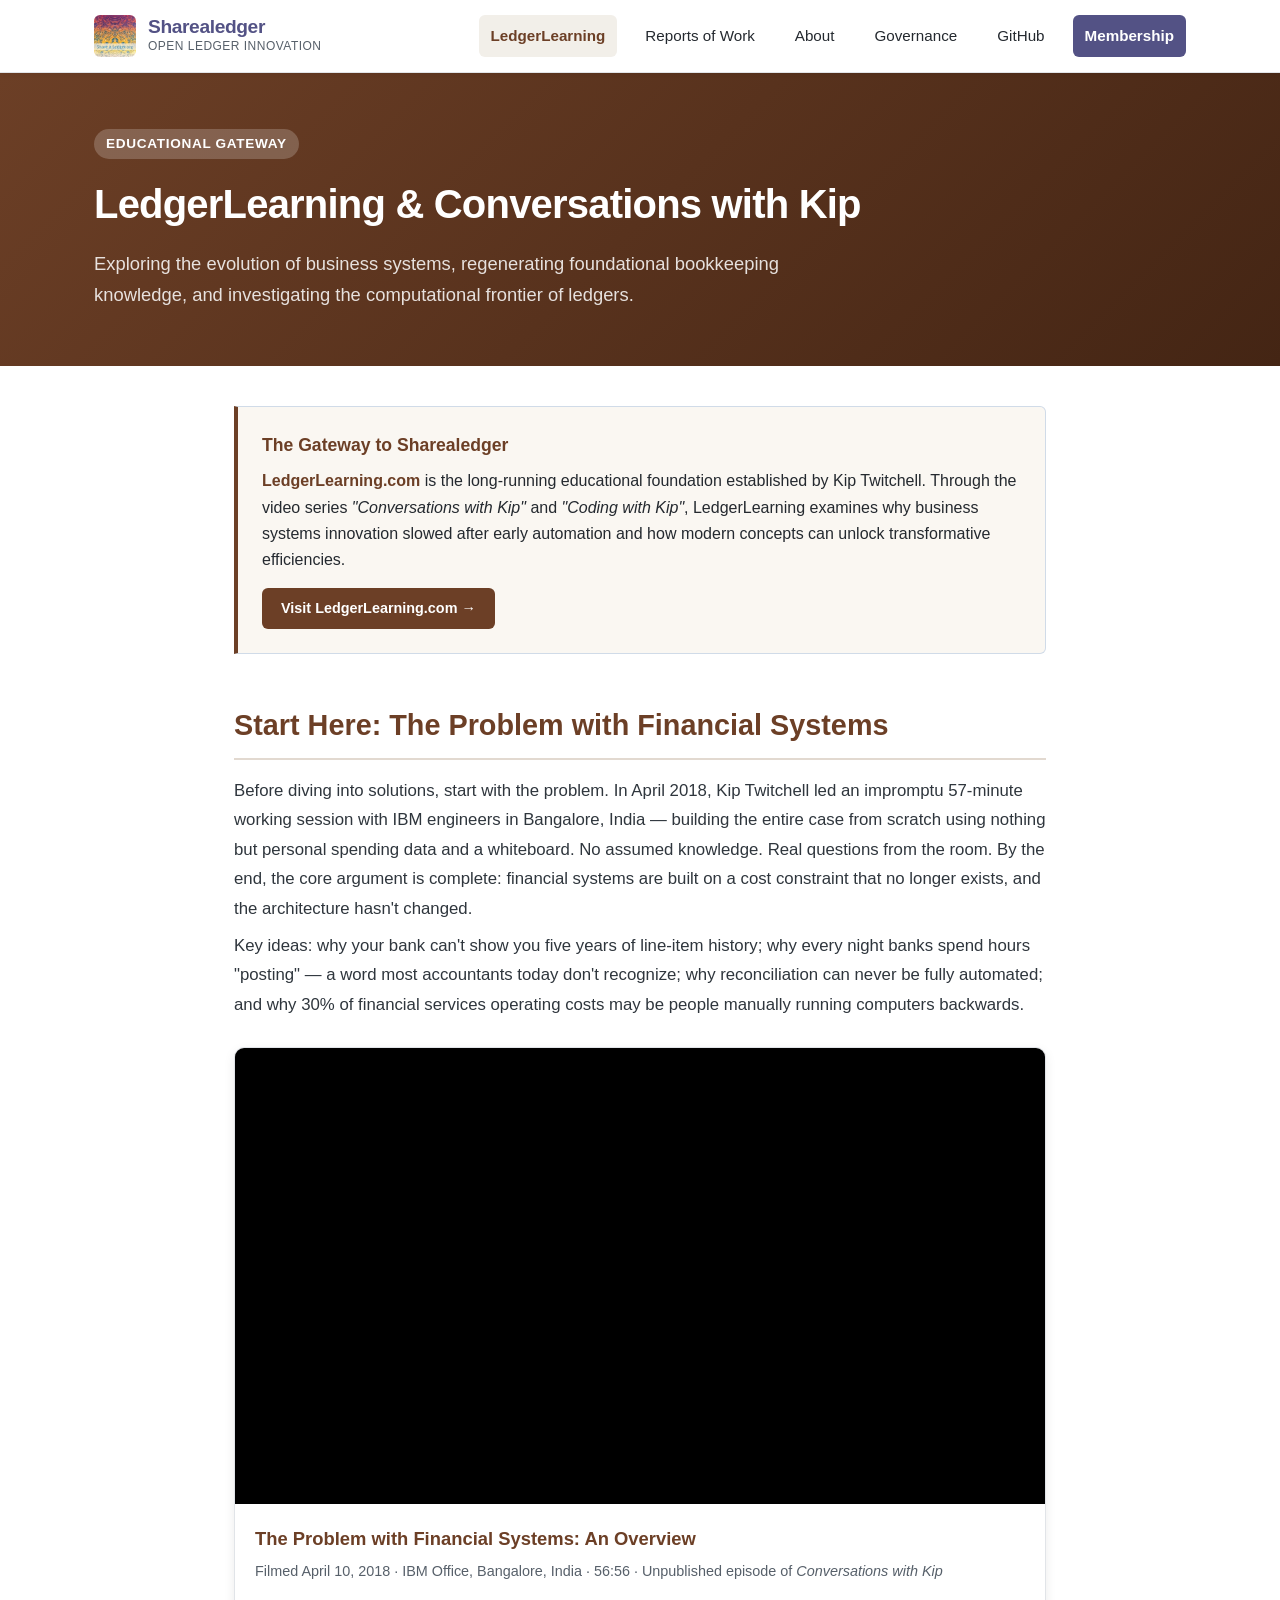
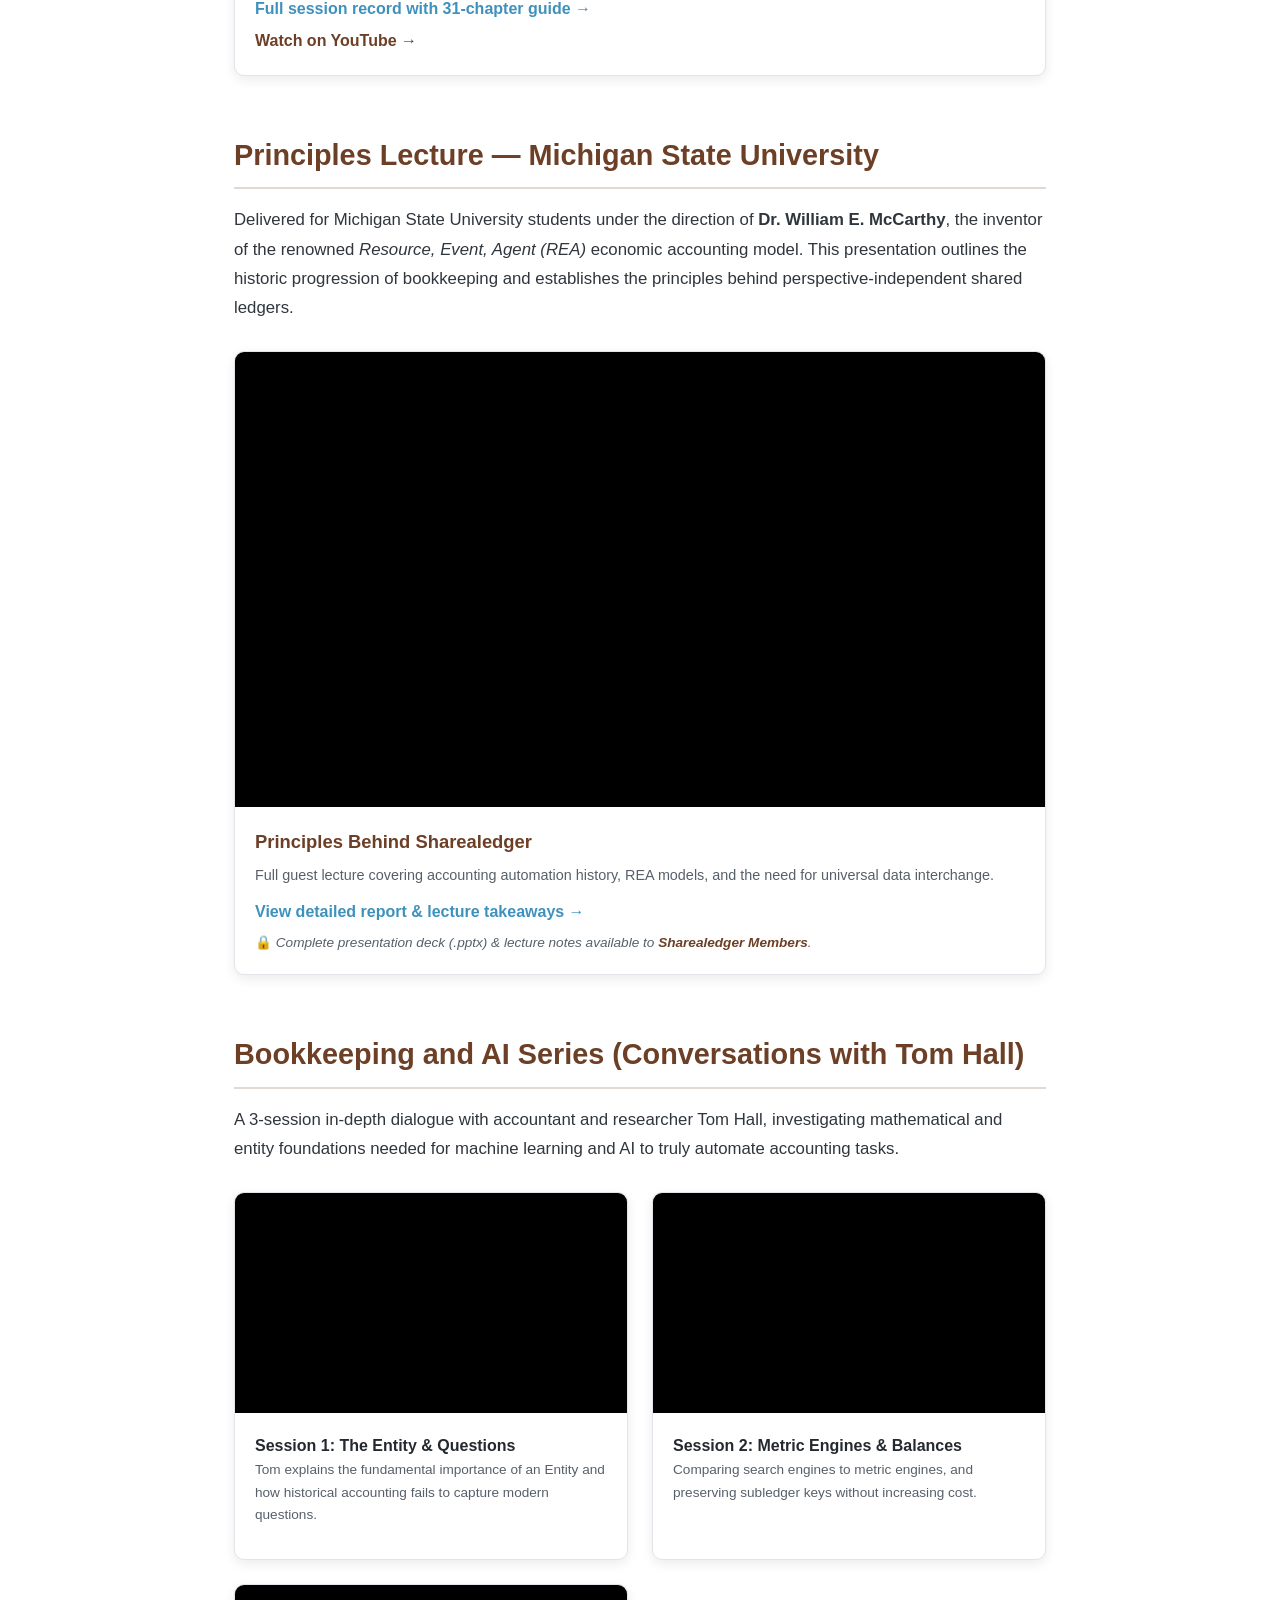
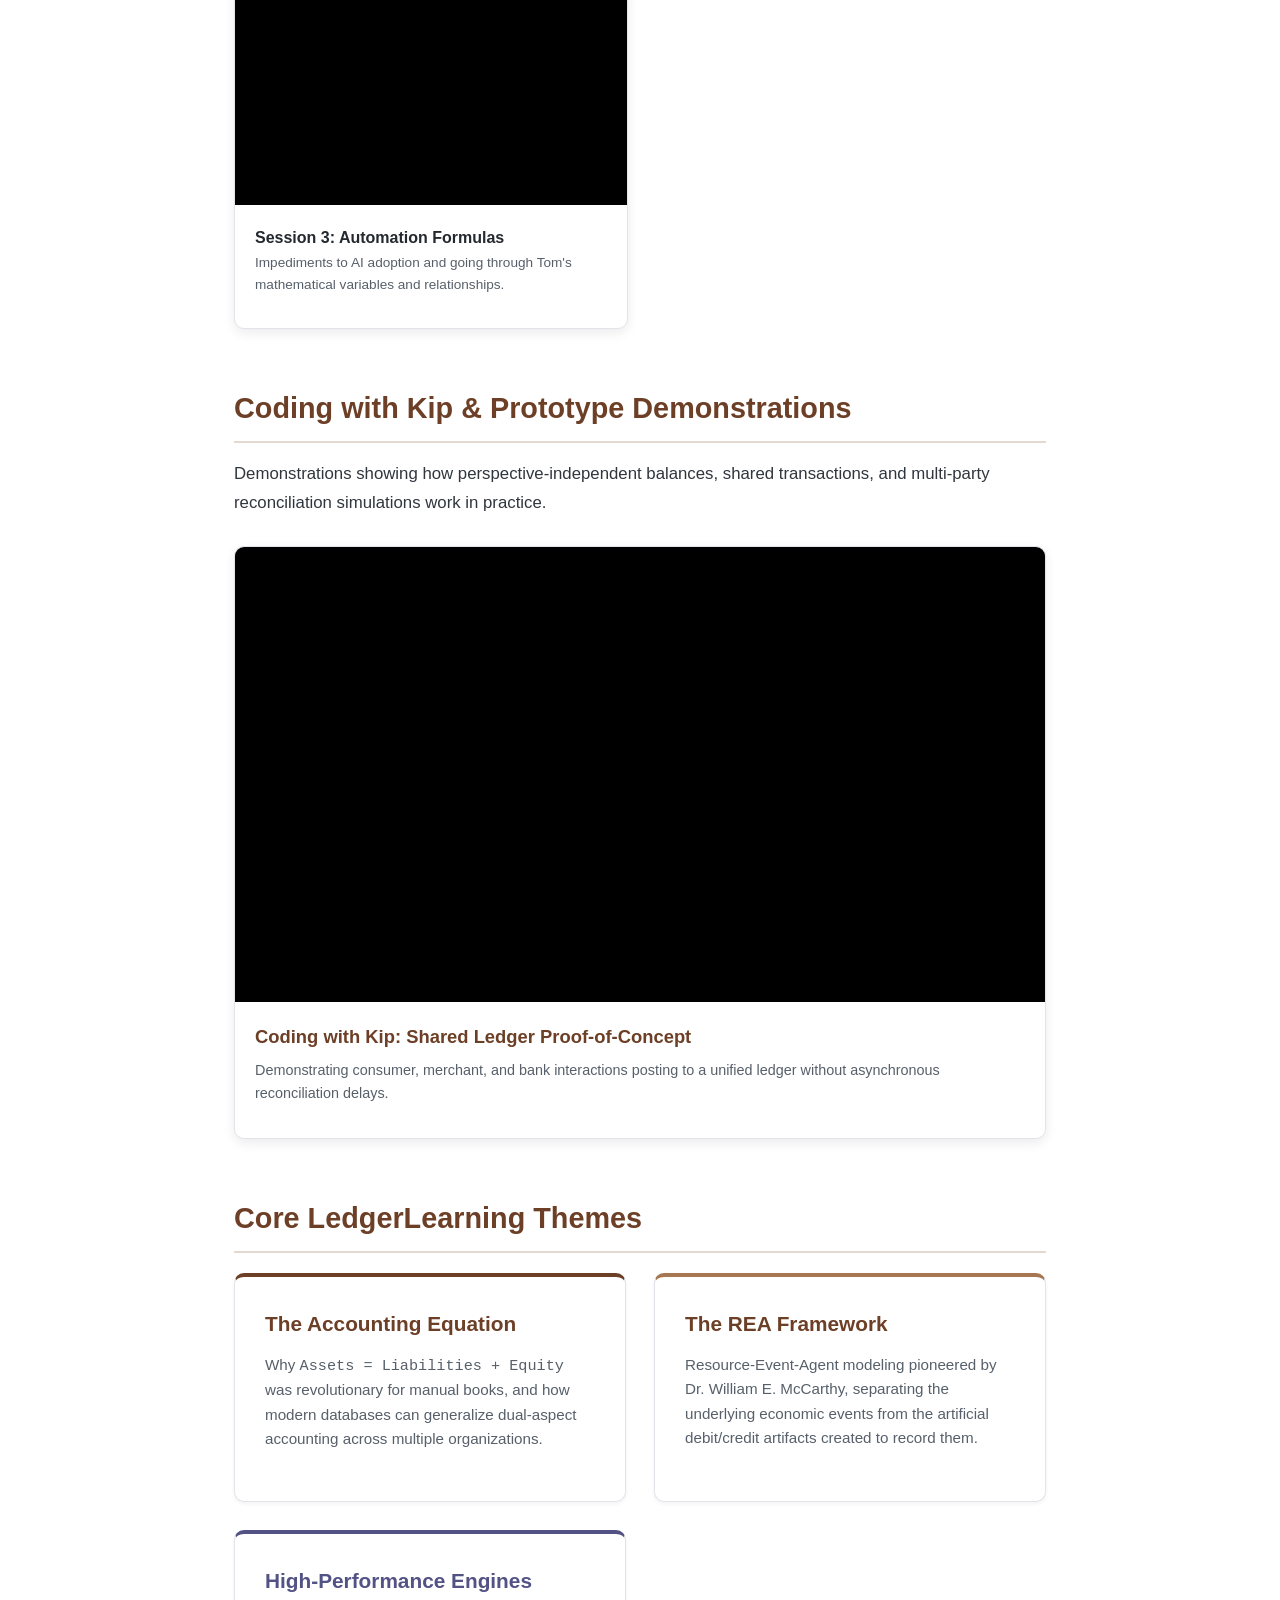
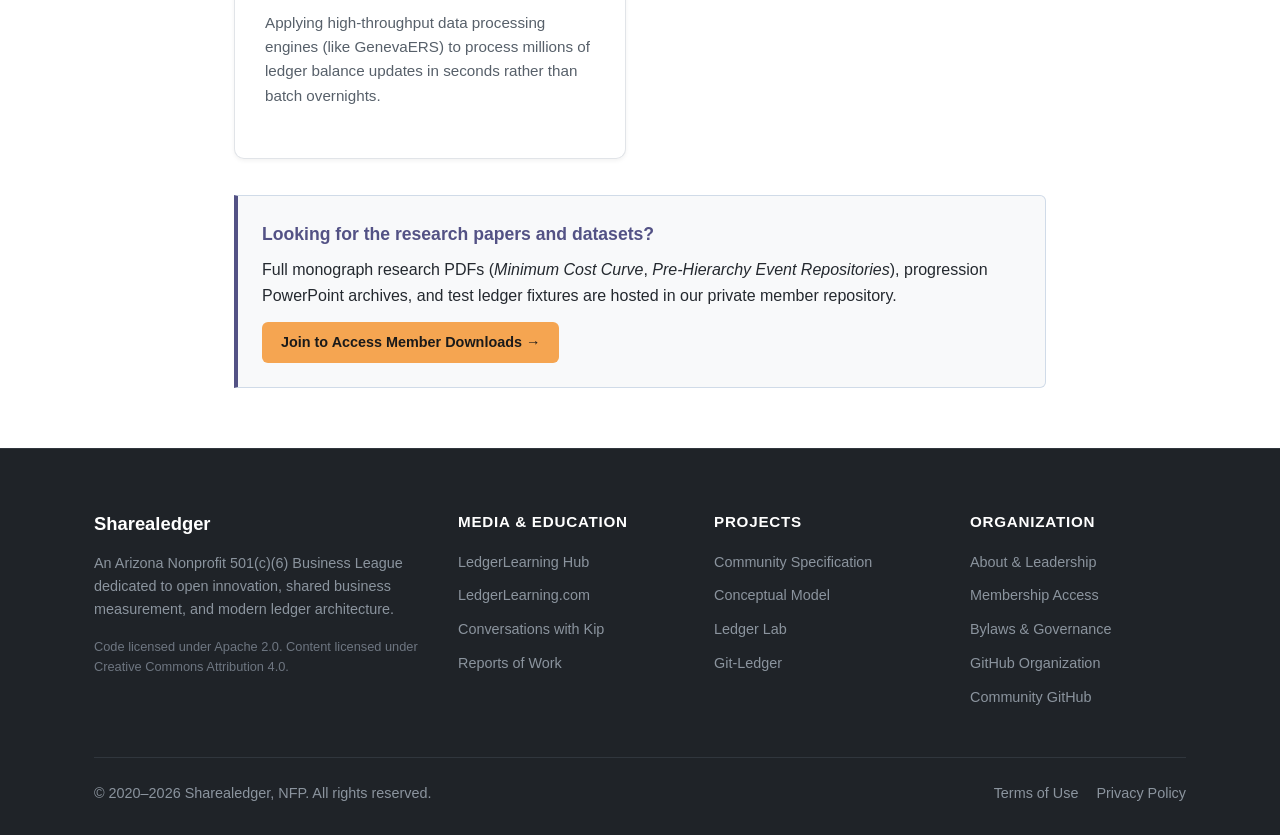
<file: docs/ledgerlearning.html>
<!DOCTYPE html>
<html lang="en">
<head>
  <meta charset="UTF-8">
  <meta name="viewport" content="width=device-width, initial-scale=1.0">
  <title>LedgerLearning — Educational Gateway for Ledger Innovation</title>
  <meta name="description" content="LedgerLearning and Conversations with Kip: in-depth video episodes, lectures, and educational resources exploring accounting history, AI, and business measurement.">
  <link rel="stylesheet" href="assets/css/style.css">
  <link rel="icon" type="image/jpeg" href="assets/images/icon-small.jpg">
</head>
<body>

  <!-- Navigation -->
  <header class="site-header">
    <input type="checkbox" id="nav-toggle" class="nav-toggle-input" aria-label="Toggle Navigation">
    <div class="container nav-container">
      <a href="index.html" class="brand">
        <img src="assets/images/icon-small.jpg" alt="Sharealedger Logo Icon">
        <div class="brand-text">
          <span class="brand-title">Sharealedger</span>
          <span class="brand-subtitle">Open Ledger Innovation</span>
        </div>
      </a>
      <label for="nav-toggle" class="nav-toggle-btn" aria-label="Open Menu">
        <span class="icon-open">&#9776;</span>
        <span class="icon-close">&times;</span>
      </label>
      <nav>
        <ul class="nav-links">
          <li><a href="https://ledgerlearning.com" target="_blank" rel="noopener" class="active" style="color: var(--ll-brown); font-weight: 700;">LedgerLearning</a></li>
          <li><a href="reports.html">Reports of Work</a></li>
          <li><a href="about.html">About</a></li>
          <li><a href="governance.html">Governance</a></li>
          <li><a href="https://github.com/sharealedger-org" target="_blank" rel="noopener">GitHub</a></li>
          <li><a href="membership.html" class="nav-btn-highlight">Membership</a></li>
        </ul>
      </nav>
    </div>
  </header>

  <!-- Page Header (LedgerLearning Warm Theme) -->
  <header class="page-header ll-theme">
    <div class="container">
      <div style="display: flex; align-items: center; gap: 16px; margin-bottom: 12px;">
        <span style="background: rgba(255,255,255,0.2); padding: 4px 12px; border-radius: 20px; font-size: 0.85rem; font-weight: 700; text-transform: uppercase; letter-spacing: 0.05em;">Educational Gateway</span>
      </div>
      <h1 class="page-title">LedgerLearning & Conversations with Kip</h1>
      <p class="page-subtitle">
        Exploring the evolution of business systems, regenerating foundational bookkeeping knowledge, and investigating the computational frontier of ledgers.
      </p>
    </div>
  </header>

  <!-- Main Content -->
  <main class="container content-single">

    <!-- Overview Banner -->
    <div class="callout" style="border-left-color: var(--ll-brown); background: #FAF7F2;">
      <h4 style="color: var(--ll-brown);">The Gateway to Sharealedger</h4>
      <p>
        <strong><a href="https://ledgerlearning.com" target="_blank" rel="noopener" style="color: var(--ll-brown);">LedgerLearning.com</a></strong> is the long-running educational foundation established by Kip Twitchell. Through the video series <em>"Conversations with Kip"</em> and <em>"Coding with Kip"</em>, LedgerLearning examines why business systems innovation slowed after early automation and how modern concepts can unlock transformative efficiencies.
      </p>
      <div style="margin-top: 14px;">
        <a href="https://ledgerlearning.com" target="_blank" rel="noopener" class="btn btn-brown" style="font-size: 0.9rem; padding: 8px 18px;">
          Visit LedgerLearning.com &rarr;
        </a>
      </div>
    </div>

    <!-- Featured Video 0: Bangalore Session — Start Here -->
    <section id="bangalore-2018" style="margin-top: 48px;">
      <h2 style="font-size: 1.8rem; color: var(--ll-brown); margin-bottom: 16px; border-bottom: 2px solid #E2D9D0; padding-bottom: 8px;">
        Start Here: The Problem with Financial Systems
      </h2>
      <p class="prose">
        Before diving into solutions, start with the problem. In April 2018, Kip Twitchell led an impromptu 57-minute working session with IBM engineers in Bangalore, India — building the entire case from scratch using nothing but personal spending data and a whiteboard. No assumed knowledge. Real questions from the room. By the end, the core argument is complete: financial systems are built on a cost constraint that no longer exists, and the architecture hasn't changed.
      </p>
      <p class="prose" style="margin-top: 8px;">
        Key ideas: why your bank can't show you five years of line-item history; why every night banks spend hours "posting" — a word most accountants today don't recognize; why reconciliation can never be fully automated; and why 30% of financial services operating costs may be people manually running computers backwards.
      </p>

      <div class="ll-media-card" style="margin: 28px 0;">
        <div class="video-container">
          <iframe src="https://www.youtube-nocookie.com/embed/PjzfaxvQ9WQ" title="The Problem with Financial Systems: An Overview" allow="accelerometer; autoplay; clipboard-write; encrypted-media; gyroscope; picture-in-picture" allowfullscreen></iframe>
        </div>
        <div class="ll-media-info">
          <h3>The Problem with Financial Systems: An Overview</h3>
          <p>Filmed April 10, 2018 · IBM Office, Bangalore, India · 56:56 · Unpublished episode of <em>Conversations with Kip</em></p>
          <div style="margin-top: 10px; display: flex; flex-direction: column; gap: 6px;">
            <a href="https://github.com/sharealedger-org/community/blob/master/meetings/2018-04_Bangalore-Financial-Systems-Overview.md" target="_blank" rel="noopener" style="color: var(--sl-blue); font-weight: 600;">Full session record with 31-chapter guide &rarr;</a>
            <a href="https://www.youtube.com/watch?v=PjzfaxvQ9WQ" target="_blank" rel="noopener" style="color: var(--ll-brown); font-weight: 600;">Watch on YouTube &rarr;</a>
          </div>
        </div>
      </div>
    </section>

    <!-- Featured Video 1: Principles Lecture -->
    <section style="margin-top: 56px;">
      <h2 style="font-size: 1.8rem; color: var(--ll-brown); margin-bottom: 16px; border-bottom: 2px solid #E2D9D0; padding-bottom: 8px;">
        Principles Lecture — Michigan State University
      </h2>
      <p class="prose">
        Delivered for Michigan State University students under the direction of <strong>Dr. William E. McCarthy</strong>, the inventor of the renowned <em>Resource, Event, Agent (REA)</em> economic accounting model. This presentation outlines the historic progression of bookkeeping and establishes the principles behind perspective-independent shared ledgers.
      </p>

      <div class="ll-media-card" style="margin: 28px 0;">
        <div class="video-container">
          <iframe src="https://www.youtube-nocookie.com/embed/TyTSkJWQiiA" title="Principles Lecture for Dr. William E. McCarthy" allow="accelerometer; autoplay; clipboard-write; encrypted-media; gyroscope; picture-in-picture" allowfullscreen></iframe>
        </div>
        <div class="ll-media-info">
          <h3>Principles Behind Sharealedger</h3>
          <p>Full guest lecture covering accounting automation history, REA models, and the need for universal data interchange.</p>
          <div style="margin-top: 10px; display: flex; flex-direction: column; gap: 6px;">
            <a href="reports.html#mccarthy" style="color: var(--sl-blue); font-weight: 600;">View detailed report & lecture takeaways &rarr;</a>
            <span style="font-size: 0.85rem; color: var(--text-muted);">
              🔒 <em>Complete presentation deck (.pptx) & lecture notes available to <a href="membership.html" style="color: var(--ll-brown); font-weight: 600;">Sharealedger Members</a>.</em>
            </span>
          </div>
        </div>
      </div>
    </section>

    <!-- Series 2: AI & Bookkeeping with Tom Hall -->
    <section style="margin-top: 56px;">
      <h2 style="font-size: 1.8rem; color: var(--ll-brown); margin-bottom: 16px; border-bottom: 2px solid #E2D9D0; padding-bottom: 8px;">
        Bookkeeping and AI Series (Conversations with Tom Hall)
      </h2>
      <p class="prose">
        A 3-session in-depth dialogue with accountant and researcher Tom Hall, investigating mathematical and entity foundations needed for machine learning and AI to truly automate accounting tasks.
      </p>

      <div style="display: grid; grid-template-columns: repeat(auto-fit, minmax(280px, 1fr)); gap: 24px; margin: 28px 0;">
        <!-- Episode 1 -->
        <div class="ll-media-card">
          <div class="video-container">
            <iframe src="https://www.youtube-nocookie.com/embed/oc8DTJ8X-nA" title="Bookkeeping and AI Session 1" allow="accelerometer; autoplay; clipboard-write; encrypted-media; gyroscope; picture-in-picture" allowfullscreen></iframe>
          </div>
          <div class="ll-media-info">
            <h4>Session 1: The Entity & Questions</h4>
            <p style="font-size: 0.85rem; color: var(--text-muted);">Tom explains the fundamental importance of an Entity and how historical accounting fails to capture modern questions.</p>
          </div>
        </div>

        <!-- Episode 2 -->
        <div class="ll-media-card">
          <div class="video-container">
            <iframe src="https://www.youtube-nocookie.com/embed/3KAAJ3twLCk" title="Bookkeeping and AI Session 2" allow="accelerometer; autoplay; clipboard-write; encrypted-media; gyroscope; picture-in-picture" allowfullscreen></iframe>
          </div>
          <div class="ll-media-info">
            <h4>Session 2: Metric Engines & Balances</h4>
            <p style="font-size: 0.85rem; color: var(--text-muted);">Comparing search engines to metric engines, and preserving subledger keys without increasing cost.</p>
          </div>
        </div>

        <!-- Episode 3 -->
        <div class="ll-media-card">
          <div class="video-container">
            <iframe src="https://www.youtube-nocookie.com/embed/NAsRl2JcQ0I" title="Bookkeeping and AI Session 3" allow="accelerometer; autoplay; clipboard-write; encrypted-media; gyroscope; picture-in-picture" allowfullscreen></iframe>
          </div>
          <div class="ll-media-info">
            <h4>Session 3: Automation Formulas</h4>
            <p style="font-size: 0.85rem; color: var(--text-muted);">Impediments to AI adoption and going through Tom's mathematical variables and relationships.</p>
          </div>
        </div>
      </div>
    </section>

    <!-- Series 3: Prototype & Demonstrations -->
    <section style="margin-top: 56px;">
      <h2 style="font-size: 1.8rem; color: var(--ll-brown); margin-bottom: 16px; border-bottom: 2px solid #E2D9D0; padding-bottom: 8px;">
        Coding with Kip & Prototype Demonstrations
      </h2>
      <p class="prose">
        Demonstrations showing how perspective-independent balances, shared transactions, and multi-party reconciliation simulations work in practice.
      </p>

      <div class="ll-media-card" style="margin: 28px 0;">
        <div class="video-container">
          <iframe src="https://www.youtube-nocookie.com/embed/_pAhvTEbZf4" title="Coding with Kip Prototype Episode" allow="accelerometer; autoplay; clipboard-write; encrypted-media; gyroscope; picture-in-picture" allowfullscreen></iframe>
        </div>
        <div class="ll-media-info">
          <h3>Coding with Kip: Shared Ledger Proof-of-Concept</h3>
          <p>
            Demonstrating consumer, merchant, and bank interactions posting to a unified ledger without asynchronous reconciliation delays.
          </p>
        </div>
      </div>
    </section>

    <!-- Key Topics Explored in LedgerLearning -->
    <section style="margin-top: 56px;">
      <h2 style="font-size: 1.8rem; color: var(--ll-brown); margin-bottom: 20px; border-bottom: 2px solid #E2D9D0; padding-bottom: 8px;">
        Core LedgerLearning Themes
      </h2>

      <div class="cards-grid">
        <div class="card" style="border-top: 4px solid var(--ll-brown);">
          <h3 class="card-title" style="color: var(--ll-brown);">The Accounting Equation</h3>
          <p class="card-body">
            Why <code>Assets = Liabilities + Equity</code> was revolutionary for manual books, and how modern databases can generalize dual-aspect accounting across multiple organizations.
          </p>
        </div>

        <div class="card" style="border-top: 4px solid var(--ll-tan);">
          <h3 class="card-title" style="color: var(--ll-brown);">The REA Framework</h3>
          <p class="card-body">
            Resource-Event-Agent modeling pioneered by Dr. William E. McCarthy, separating the underlying economic events from the artificial debit/credit artifacts created to record them.
          </p>
        </div>

        <div class="card" style="border-top: 4px solid var(--sl-primary);">
          <h3 class="card-title" style="color: var(--sl-primary);">High-Performance Engines</h3>
          <p class="card-body">
            Applying high-throughput data processing engines (like GenevaERS) to process millions of ledger balance updates in seconds rather than batch overnights.
          </p>
        </div>
      </div>

      <!-- Member Resource Banner -->
      <div class="callout" style="margin-top: 36px; background: #F8F9FA; border-left-color: var(--sl-primary);">
        <h4 style="color: var(--sl-primary);">Looking for the research papers and datasets?</h4>
        <p>
          Full monograph research PDFs (<em>Minimum Cost Curve</em>, <em>Pre-Hierarchy Event Repositories</em>), progression PowerPoint archives, and test ledger fixtures are hosted in our private member repository.
        </p>
        <div style="margin-top: 12px;">
          <a href="membership.html" class="btn btn-primary" style="font-size: 0.9rem; padding: 8px 18px;">
            Join to Access Member Downloads &rarr;
          </a>
        </div>
      </div>
    </section>

  </main>

  <!-- Footer -->
  <footer class="site-footer">
    <div class="container">
      <div class="footer-grid">
        <div class="footer-brand">
          <h4>Sharealedger</h4>
          <p>
            An Arizona Nonprofit 501(c)(6) Business League dedicated to open innovation, shared business measurement, and modern ledger architecture.
          </p>
          <p style="font-size: 0.8rem; color: #6E7681;">
            Code licensed under Apache 2.0. Content licensed under Creative Commons Attribution 4.0.
          </p>
        </div>

        <div class="footer-col">
          <h5>Media & Education</h5>
          <ul>
            <li><a href="ledgerlearning.html">LedgerLearning Hub</a></li>
            <li><a href="https://ledgerlearning.com" target="_blank" rel="noopener">LedgerLearning.com</a></li>
            <li><a href="https://www.youtube.com/kiptwitchellvlog" target="_blank" rel="noopener">Conversations with Kip</a></li>
            <li><a href="reports.html">Reports of Work</a></li>
          </ul>
        </div>

        <div class="footer-col">
          <h5>Projects</h5>
          <ul>
            <li><a href="https://github.com/sharealedger-org/spec-community-specification" target="_blank" rel="noopener">Community Specification</a></li>
            <li><a href="https://github.com/sharealedger-org/spec-conceptual-model" target="_blank" rel="noopener">Conceptual Model</a></li>
            <li><a href="https://github.com/sharealedger-org/ledger-lab" target="_blank" rel="noopener">Ledger Lab</a></li>
            <li><a href="https://github.com/sharealedger-org/git-ledger" target="_blank" rel="noopener">Git-Ledger</a></li>
          </ul>
        </div>

        <div class="footer-col">
          <h5>Organization</h5>
          <ul>
            <li><a href="about.html">About & Leadership</a></li>
            <li><a href="membership.html">Membership Access</a></li>
            <li><a href="governance.html">Bylaws & Governance</a></li>
            <li><a href="https://github.com/sharealedger-org" target="_blank" rel="noopener">GitHub Organization</a></li>
            <li><a href="https://github.com/sharealedger-org/community" target="_blank" rel="noopener">Community GitHub</a></li>
          </ul>
        </div>
      </div>

      <div class="footer-bottom">
        <div>&copy; 2020&ndash;2026 Sharealedger, NFP. All rights reserved.</div>
        <div>
          <a href="governance.html#terms" style="color: #8B949E; margin-right: 14px;">Terms of Use</a>
          <a href="governance.html#privacy" style="color: #8B949E;">Privacy Policy</a>
        </div>
      </div>
    </div>
  </footer>

</body>
</html>
</file>
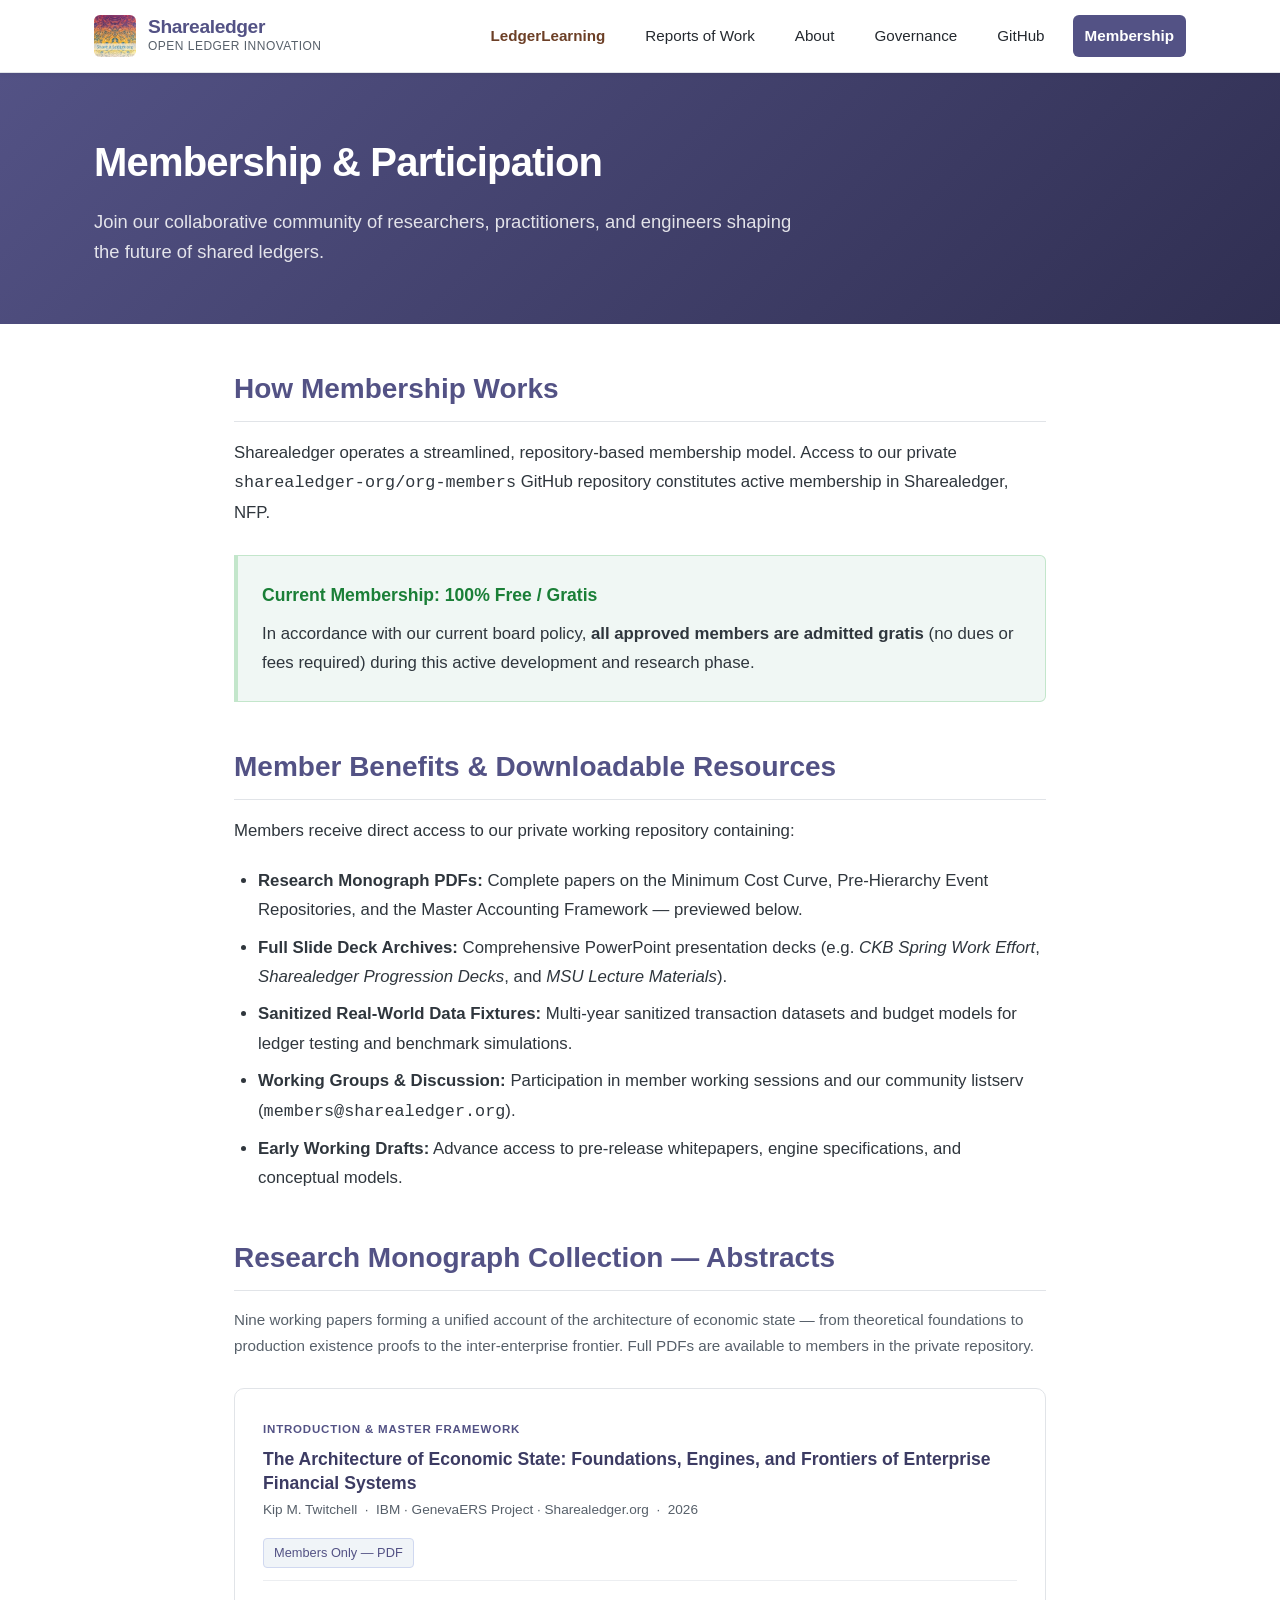
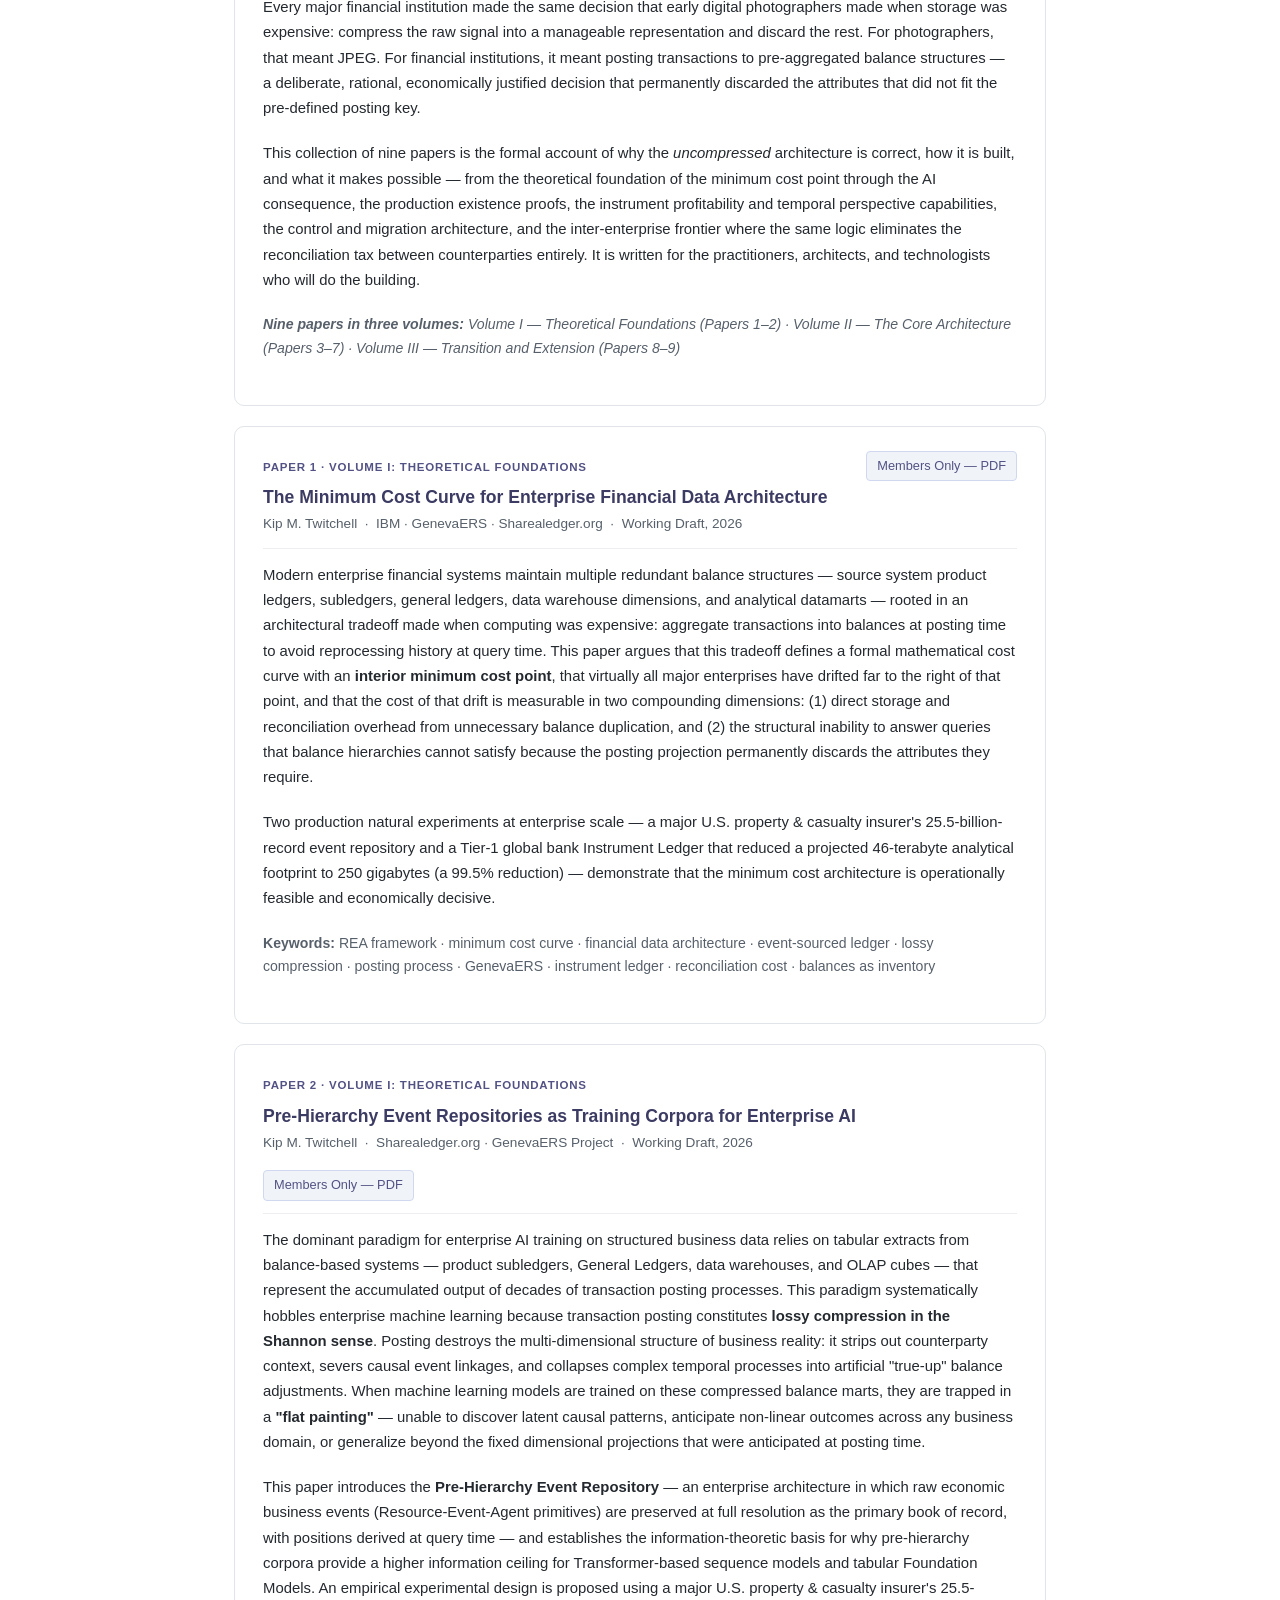
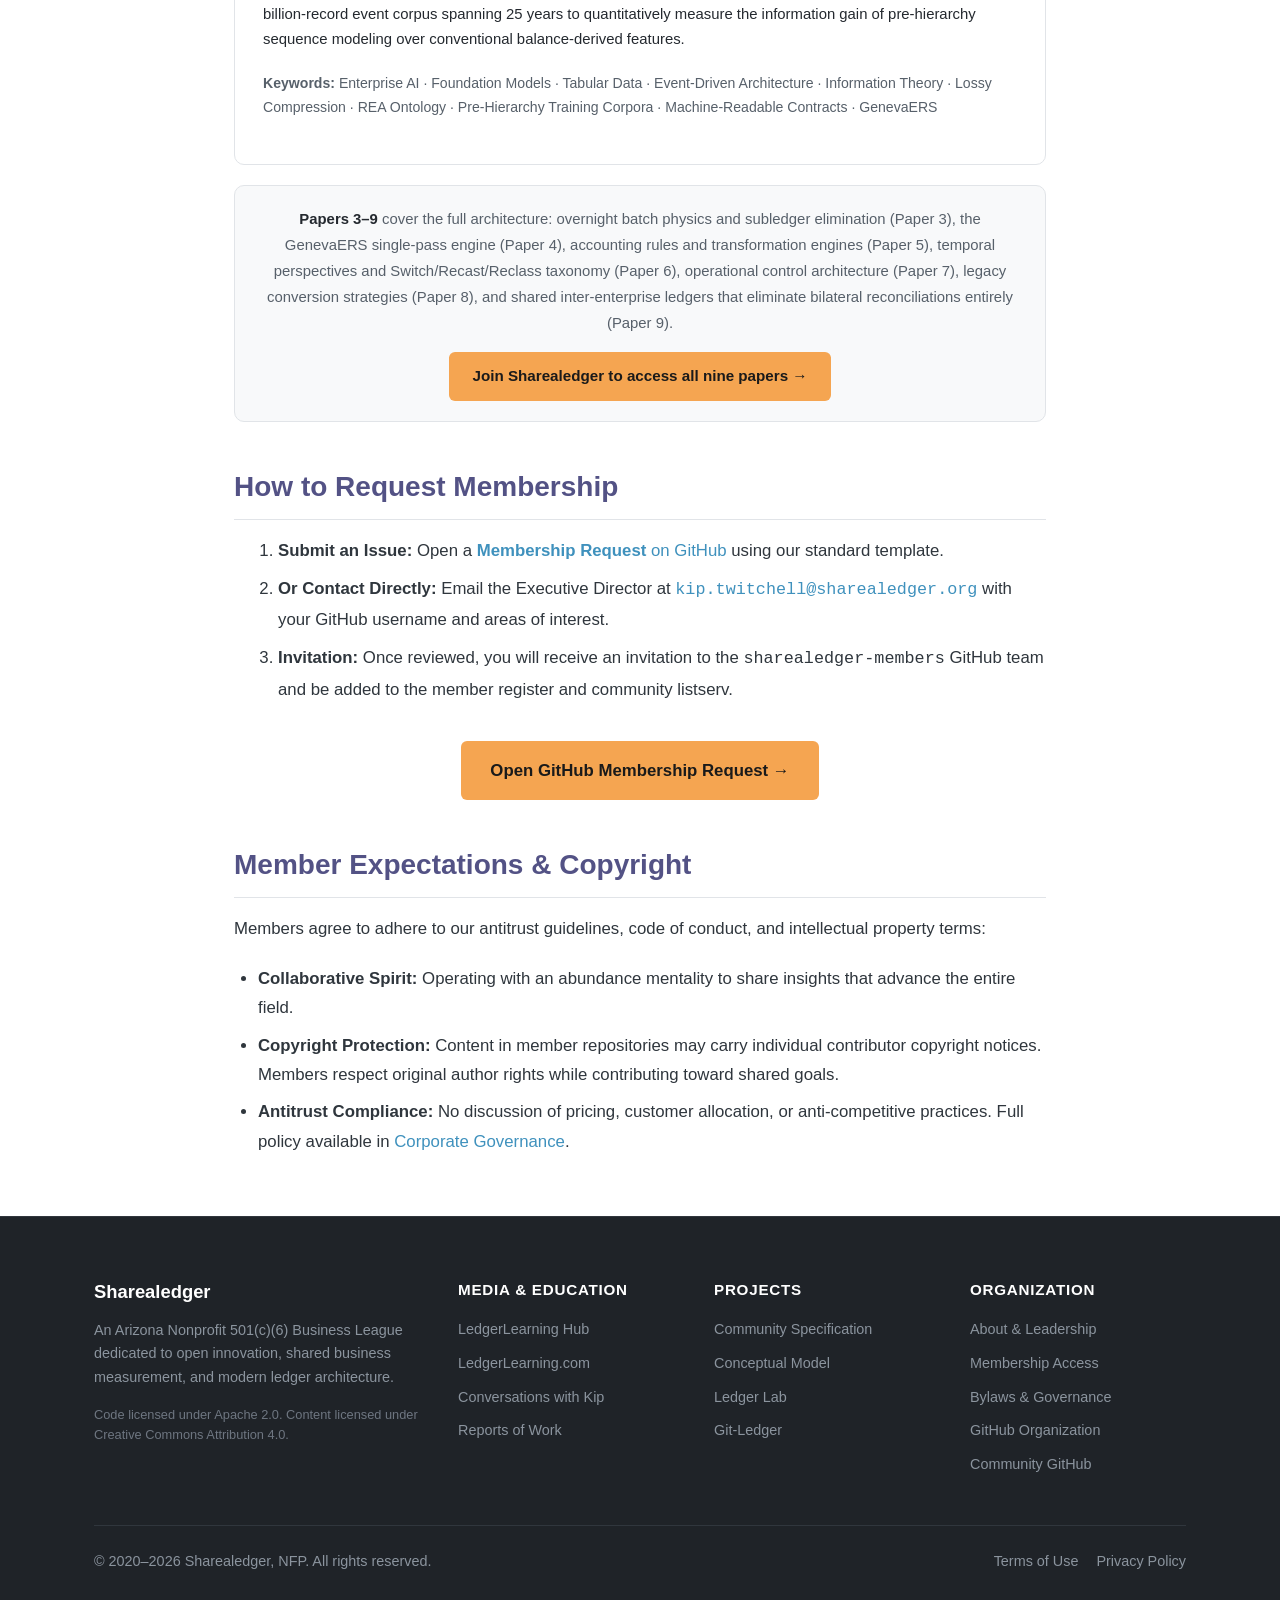
<file: docs/membership.html>
<!DOCTYPE html>
<html lang="en">
<head>
  <meta charset="UTF-8">
  <meta name="viewport" content="width=device-width, initial-scale=1.0">
  <title>Membership — Sharealedger</title>
  <meta name="description" content="Sharealedger membership terms, benefits, and GitHub-based repository access to research papers, slide decks, and data fixtures.">
  <link rel="stylesheet" href="assets/css/style.css">
  <link rel="icon" type="image/jpeg" href="assets/images/icon-small.jpg">
</head>
<body>

  <!-- Navigation -->
  <header class="site-header">
    <input type="checkbox" id="nav-toggle" class="nav-toggle-input" aria-label="Toggle Navigation">
    <div class="container nav-container">
      <a href="index.html" class="brand">
        <img src="assets/images/icon-small.jpg" alt="Sharealedger Logo Icon">
        <div class="brand-text">
          <span class="brand-title">Sharealedger</span>
          <span class="brand-subtitle">Open Ledger Innovation</span>
        </div>
      </a>
      <label for="nav-toggle" class="nav-toggle-btn" aria-label="Open Menu">
        <span class="icon-open">&#9776;</span>
        <span class="icon-close">&times;</span>
      </label>
      <nav>
        <ul class="nav-links">
          <li><a href="https://ledgerlearning.com" target="_blank" rel="noopener" style="color: var(--ll-brown); font-weight: 700;">LedgerLearning</a></li>
          <li><a href="reports.html">Reports of Work</a></li>
          <li><a href="about.html">About</a></li>
          <li><a href="governance.html">Governance</a></li>
          <li><a href="https://github.com/sharealedger-org" target="_blank" rel="noopener">GitHub</a></li>
          <li><a href="membership.html" class="nav-btn-highlight active">Membership</a></li>
        </ul>
      </nav>
    </div>
  </header>

  <!-- Page Header -->
  <header class="page-header">
    <div class="container">
      <h1 class="page-title">Membership & Participation</h1>
      <p class="page-subtitle">
        Join our collaborative community of researchers, practitioners, and engineers shaping the future of shared ledgers.
      </p>
    </div>
  </header>

  <!-- Main Content -->
  <main class="container content-single prose">

    <section>
      <h2>How Membership Works</h2>
      <p>
        Sharealedger operates a streamlined, repository-based membership model. Access to our private <code>sharealedger-org/org-members</code> GitHub repository constitutes active membership in Sharealedger, NFP.
      </p>

      <div class="callout" style="background: #F0F7F4; border-left-color: #2DA44E; border-color: #C3E6CB;">
        <h4 style="color: #1A7F37;">Current Membership: 100% Free / Gratis</h4>
        <p>
          In accordance with our current board policy, <strong>all approved members are admitted gratis</strong> (no dues or fees required) during this active development and research phase.
        </p>
      </div>
    </section>

    <section>
      <h2>Member Benefits & Downloadable Resources</h2>
      <p>Members receive direct access to our private working repository containing:</p>
      <ul>
        <li><strong>Research Monograph PDFs:</strong> Complete papers on the Minimum Cost Curve, Pre-Hierarchy Event Repositories, and the Master Accounting Framework — previewed below.</li>
        <li><strong>Full Slide Deck Archives:</strong> Comprehensive PowerPoint presentation decks (e.g. <em>CKB Spring Work Effort</em>, <em>Sharealedger Progression Decks</em>, and <em>MSU Lecture Materials</em>).</li>
        <li><strong>Sanitized Real-World Data Fixtures:</strong> Multi-year sanitized transaction datasets and budget models for ledger testing and benchmark simulations.</li>
        <li><strong>Working Groups & Discussion:</strong> Participation in member working sessions and our community listserv (<code>members@sharealedger.org</code>).</li>
        <li><strong>Early Working Drafts:</strong> Advance access to pre-release whitepapers, engine specifications, and conceptual models.</li>
      </ul>
    </section>

    <!-- Research Monograph Previews -->
    <section id="monographs">
      <h2>Research Monograph Collection — Abstracts</h2>
      <p style="color: var(--text-muted); font-size: 0.95rem; margin-bottom: 28px;">
        Nine working papers forming a unified account of the architecture of economic state — from theoretical foundations to production existence proofs to the inter-enterprise frontier. Full PDFs are available to members in the private repository.
      </p>

      <!-- Monograph 0: Introduction & Master Framework -->
      <div style="border: 1px solid var(--border-light); border-radius: var(--radius-md); padding: 24px 28px; margin-bottom: 20px; background: #fff;">
        <div style="display: flex; align-items: flex-start; justify-content: space-between; gap: 16px; flex-wrap: wrap; margin-bottom: 12px;">
          <div>
            <span style="font-size: 0.72rem; font-weight: 700; letter-spacing: 0.07em; text-transform: uppercase; color: var(--sl-primary);">Introduction & Master Framework</span>
            <h3 style="margin: 6px 0 2px; font-size: 1.1rem; line-height: 1.35;">The Architecture of Economic State: Foundations, Engines, and Frontiers of Enterprise Financial Systems</h3>
            <p style="font-size: 0.85rem; color: var(--text-muted); margin: 0;">Kip M. Twitchell &nbsp;·&nbsp; IBM · GenevaERS Project · Sharealedger.org &nbsp;·&nbsp; 2026</p>
          </div>
          <span style="flex-shrink: 0; font-size: 0.8rem; background: #F0F4F8; color: var(--sl-primary); border: 1px solid #D0D8F0; border-radius: 4px; padding: 3px 10px; white-space: nowrap; align-self: flex-start;">Members Only — PDF</span>
        </div>
        <div style="font-size: 0.93rem; line-height: 1.7; color: var(--text-main); border-top: 1px solid var(--border-subtle); padding-top: 14px;">
          <p>
            Every major financial institution made the same decision that early digital photographers made when storage was expensive: compress the raw signal into a manageable representation and discard the rest. For photographers, that meant JPEG. For financial institutions, it meant posting transactions to pre-aggregated balance structures — a deliberate, rational, economically justified decision that permanently discarded the attributes that did not fit the pre-defined posting key.
          </p>
          <p style="margin-top: 10px;">
            This collection of nine papers is the formal account of why the <em>uncompressed</em> architecture is correct, how it is built, and what it makes possible — from the theoretical foundation of the minimum cost point through the AI consequence, the production existence proofs, the instrument profitability and temporal perspective capabilities, the control and migration architecture, and the inter-enterprise frontier where the same logic eliminates the reconciliation tax between counterparties entirely. It is written for the practitioners, architects, and technologists who will do the building.
          </p>
          <p style="margin-top: 10px; font-size: 0.88rem; color: var(--text-muted); font-style: italic;">
            <strong>Nine papers in three volumes:</strong> Volume I — Theoretical Foundations (Papers 1–2) · Volume II — The Core Architecture (Papers 3–7) · Volume III — Transition and Extension (Papers 8–9)
          </p>
        </div>
      </div>

      <!-- Monograph 1: Minimum Cost Curve -->
      <div style="border: 1px solid var(--border-light); border-radius: var(--radius-md); padding: 24px 28px; margin-bottom: 20px; background: #fff;">
        <div style="display: flex; align-items: flex-start; justify-content: space-between; gap: 16px; flex-wrap: wrap; margin-bottom: 12px;">
          <div>
            <span style="font-size: 0.72rem; font-weight: 700; letter-spacing: 0.07em; text-transform: uppercase; color: var(--sl-primary);">Paper 1 · Volume I: Theoretical Foundations</span>
            <h3 style="margin: 6px 0 2px; font-size: 1.1rem; line-height: 1.35;">The Minimum Cost Curve for Enterprise Financial Data Architecture</h3>
            <p style="font-size: 0.85rem; color: var(--text-muted); margin: 0;">Kip M. Twitchell &nbsp;·&nbsp; IBM · GenevaERS · Sharealedger.org &nbsp;·&nbsp; Working Draft, 2026</p>
          </div>
          <span style="flex-shrink: 0; font-size: 0.8rem; background: #F0F4F8; color: var(--sl-primary); border: 1px solid #D0D8F0; border-radius: 4px; padding: 3px 10px; white-space: nowrap; align-self: flex-start;">Members Only — PDF</span>
        </div>
        <div style="font-size: 0.93rem; line-height: 1.7; color: var(--text-main); border-top: 1px solid var(--border-subtle); padding-top: 14px;">
          <p>
            Modern enterprise financial systems maintain multiple redundant balance structures — source system product ledgers, subledgers, general ledgers, data warehouse dimensions, and analytical datamarts — rooted in an architectural tradeoff made when computing was expensive: aggregate transactions into balances at posting time to avoid reprocessing history at query time. This paper argues that this tradeoff defines a formal mathematical cost curve with an <strong>interior minimum cost point</strong>, that virtually all major enterprises have drifted far to the right of that point, and that the cost of that drift is measurable in two compounding dimensions: (1) direct storage and reconciliation overhead from unnecessary balance duplication, and (2) the structural inability to answer queries that balance hierarchies cannot satisfy because the posting projection permanently discards the attributes they require.
          </p>
          <p style="margin-top: 10px;">
            Two production natural experiments at enterprise scale — a major U.S. property &amp; casualty insurer's 25.5-billion-record event repository and a Tier-1 global bank Instrument Ledger that reduced a projected 46-terabyte analytical footprint to 250 gigabytes (a 99.5% reduction) — demonstrate that the minimum cost architecture is operationally feasible and economically decisive.
          </p>
          <p style="margin-top: 10px; font-size: 0.88rem; color: var(--text-muted);">
            <strong>Keywords:</strong> REA framework · minimum cost curve · financial data architecture · event-sourced ledger · lossy compression · posting process · GenevaERS · instrument ledger · reconciliation cost · balances as inventory
          </p>
        </div>
      </div>

      <!-- Monograph 2: Pre-Hierarchy Event Repositories -->
      <div style="border: 1px solid var(--border-light); border-radius: var(--radius-md); padding: 24px 28px; margin-bottom: 20px; background: #fff;">
        <div style="display: flex; align-items: flex-start; justify-content: space-between; gap: 16px; flex-wrap: wrap; margin-bottom: 12px;">
          <div>
            <span style="font-size: 0.72rem; font-weight: 700; letter-spacing: 0.07em; text-transform: uppercase; color: var(--sl-primary);">Paper 2 · Volume I: Theoretical Foundations</span>
            <h3 style="margin: 6px 0 2px; font-size: 1.1rem; line-height: 1.35;">Pre-Hierarchy Event Repositories as Training Corpora for Enterprise AI</h3>
            <p style="font-size: 0.85rem; color: var(--text-muted); margin: 0;">Kip M. Twitchell &nbsp;·&nbsp; Sharealedger.org · GenevaERS Project &nbsp;·&nbsp; Working Draft, 2026</p>
          </div>
          <span style="flex-shrink: 0; font-size: 0.8rem; background: #F0F4F8; color: var(--sl-primary); border: 1px solid #D0D8F0; border-radius: 4px; padding: 3px 10px; white-space: nowrap; align-self: flex-start;">Members Only — PDF</span>
        </div>
        <div style="font-size: 0.93rem; line-height: 1.7; color: var(--text-main); border-top: 1px solid var(--border-subtle); padding-top: 14px;">
          <p>
            The dominant paradigm for enterprise AI training on structured business data relies on tabular extracts from balance-based systems — product subledgers, General Ledgers, data warehouses, and OLAP cubes — that represent the accumulated output of decades of transaction posting processes. This paradigm systematically hobbles enterprise machine learning because transaction posting constitutes <strong>lossy compression in the Shannon sense</strong>. Posting destroys the multi-dimensional structure of business reality: it strips out counterparty context, severs causal event linkages, and collapses complex temporal processes into artificial "true-up" balance adjustments. When machine learning models are trained on these compressed balance marts, they are trapped in a <strong>"flat painting"</strong> — unable to discover latent causal patterns, anticipate non-linear outcomes across any business domain, or generalize beyond the fixed dimensional projections that were anticipated at posting time.
          </p>
          <p style="margin-top: 10px;">
            This paper introduces the <strong>Pre-Hierarchy Event Repository</strong> — an enterprise architecture in which raw economic business events (Resource-Event-Agent primitives) are preserved at full resolution as the primary book of record, with positions derived at query time — and establishes the information-theoretic basis for why pre-hierarchy corpora provide a higher information ceiling for Transformer-based sequence models and tabular Foundation Models. An empirical experimental design is proposed using a major U.S. property &amp; casualty insurer's 25.5-billion-record event corpus spanning 25 years to quantitatively measure the information gain of pre-hierarchy sequence modeling over conventional balance-derived features.
          </p>
          <p style="margin-top: 10px; font-size: 0.88rem; color: var(--text-muted);">
            <strong>Keywords:</strong> Enterprise AI · Foundation Models · Tabular Data · Event-Driven Architecture · Information Theory · Lossy Compression · REA Ontology · Pre-Hierarchy Training Corpora · Machine-Readable Contracts · GenevaERS
          </p>
        </div>
      </div>

      <!-- Papers 3–9 teaser -->
      <div style="border: 1px solid var(--border-light); border-radius: var(--radius-md); padding: 20px 24px; background: var(--bg-alt); text-align: center;">
        <p style="font-size: 0.93rem; color: var(--text-muted); margin-bottom: 16px;">
          <strong style="color: var(--text-main);">Papers 3–9</strong> cover the full architecture: overnight batch physics and subledger elimination (Paper 3), the GenevaERS single-pass engine (Paper 4), accounting rules and transformation engines (Paper 5), temporal perspectives and Switch/Recast/Reclass taxonomy (Paper 6), operational control architecture (Paper 7), legacy conversion strategies (Paper 8), and shared inter-enterprise ledgers that eliminate bilateral reconciliations entirely (Paper 9).
        </p>
        <a href="https://github.com/sharealedger-org/community/issues/new/choose" target="_blank" rel="noopener" class="btn btn-primary" style="padding: 10px 22px; font-size: 0.95rem;">
          Join Sharealedger to access all nine papers &rarr;
        </a>
      </div>
    </section>

    <section>
      <h2>How to Request Membership</h2>
      <ol style="margin-left: 20px; line-height: 1.8;">
        <li>
          <strong>Submit an Issue:</strong> Open a <a href="https://github.com/sharealedger-org/community/issues/new/choose" target="_blank" rel="noopener"><strong>Membership Request</strong> on GitHub</a> using our standard template.
        </li>
        <li>
          <strong>Or Contact Directly:</strong> Email the Executive Director at <a href="mailto:kip.twitchell@sharealedger.org"><code>kip.twitchell@sharealedger.org</code></a> with your GitHub username and areas of interest.
        </li>
        <li>
          <strong>Invitation:</strong> Once reviewed, you will receive an invitation to the <code>sharealedger-members</code> GitHub team and be added to the member register and community listserv.
        </li>
      </ol>

      <div style="margin: 36px 0; text-align: center;">
        <a href="https://github.com/sharealedger-org/community/issues/new/choose" target="_blank" rel="noopener" class="btn btn-primary" style="padding: 14px 28px; font-size: 1.05rem;">
          Open GitHub Membership Request &rarr;
        </a>
      </div>
    </section>

    <section>
      <h2>Member Expectations & Copyright</h2>
      <p>
        Members agree to adhere to our antitrust guidelines, code of conduct, and intellectual property terms:
      </p>
      <ul>
        <li><strong>Collaborative Spirit:</strong> Operating with an abundance mentality to share insights that advance the entire field.</li>
        <li><strong>Copyright Protection:</strong> Content in member repositories may carry individual contributor copyright notices. Members respect original author rights while contributing toward shared goals.</li>
        <li><strong>Antitrust Compliance:</strong> No discussion of pricing, customer allocation, or anti-competitive practices. Full policy available in <a href="governance.html#antitrust">Corporate Governance</a>.</li>
      </ul>
    </section>

  </main>

  <!-- Footer -->
  <footer class="site-footer">
    <div class="container">
      <div class="footer-grid">
        <div class="footer-brand">
          <h4>Sharealedger</h4>
          <p>
            An Arizona Nonprofit 501(c)(6) Business League dedicated to open innovation, shared business measurement, and modern ledger architecture.
          </p>
          <p style="font-size: 0.8rem; color: #6E7681;">
            Code licensed under Apache 2.0. Content licensed under Creative Commons Attribution 4.0.
          </p>
        </div>

        <div class="footer-col">
          <h5>Media & Education</h5>
          <ul>
            <li><a href="ledgerlearning.html">LedgerLearning Hub</a></li>
            <li><a href="https://ledgerlearning.com" target="_blank" rel="noopener">LedgerLearning.com</a></li>
            <li><a href="https://www.youtube.com/kiptwitchellvlog" target="_blank" rel="noopener">Conversations with Kip</a></li>
            <li><a href="reports.html">Reports of Work</a></li>
          </ul>
        </div>

        <div class="footer-col">
          <h5>Projects</h5>
          <ul>
            <li><a href="https://github.com/sharealedger-org/spec-community-specification" target="_blank" rel="noopener">Community Specification</a></li>
            <li><a href="https://github.com/sharealedger-org/spec-conceptual-model" target="_blank" rel="noopener">Conceptual Model</a></li>
            <li><a href="https://github.com/sharealedger-org/ledger-lab" target="_blank" rel="noopener">Ledger Lab</a></li>
            <li><a href="https://github.com/sharealedger-org/git-ledger" target="_blank" rel="noopener">Git-Ledger</a></li>
          </ul>
        </div>

        <div class="footer-col">
          <h5>Organization</h5>
          <ul>
            <li><a href="about.html">About & Leadership</a></li>
            <li><a href="membership.html">Membership Access</a></li>
            <li><a href="governance.html">Bylaws & Governance</a></li>
            <li><a href="https://github.com/sharealedger-org" target="_blank" rel="noopener">GitHub Organization</a></li>
            <li><a href="https://github.com/sharealedger-org/community" target="_blank" rel="noopener">Community GitHub</a></li>
          </ul>
        </div>
      </div>

      <div class="footer-bottom">
        <div>&copy; 2020&ndash;2026 Sharealedger, NFP. All rights reserved.</div>
        <div>
          <a href="governance.html#terms" style="color: #8B949E; margin-right: 14px;">Terms of Use</a>
          <a href="governance.html#privacy" style="color: #8B949E;">Privacy Policy</a>
        </div>
      </div>
    </div>
  </footer>

</body>
</html>
</file>
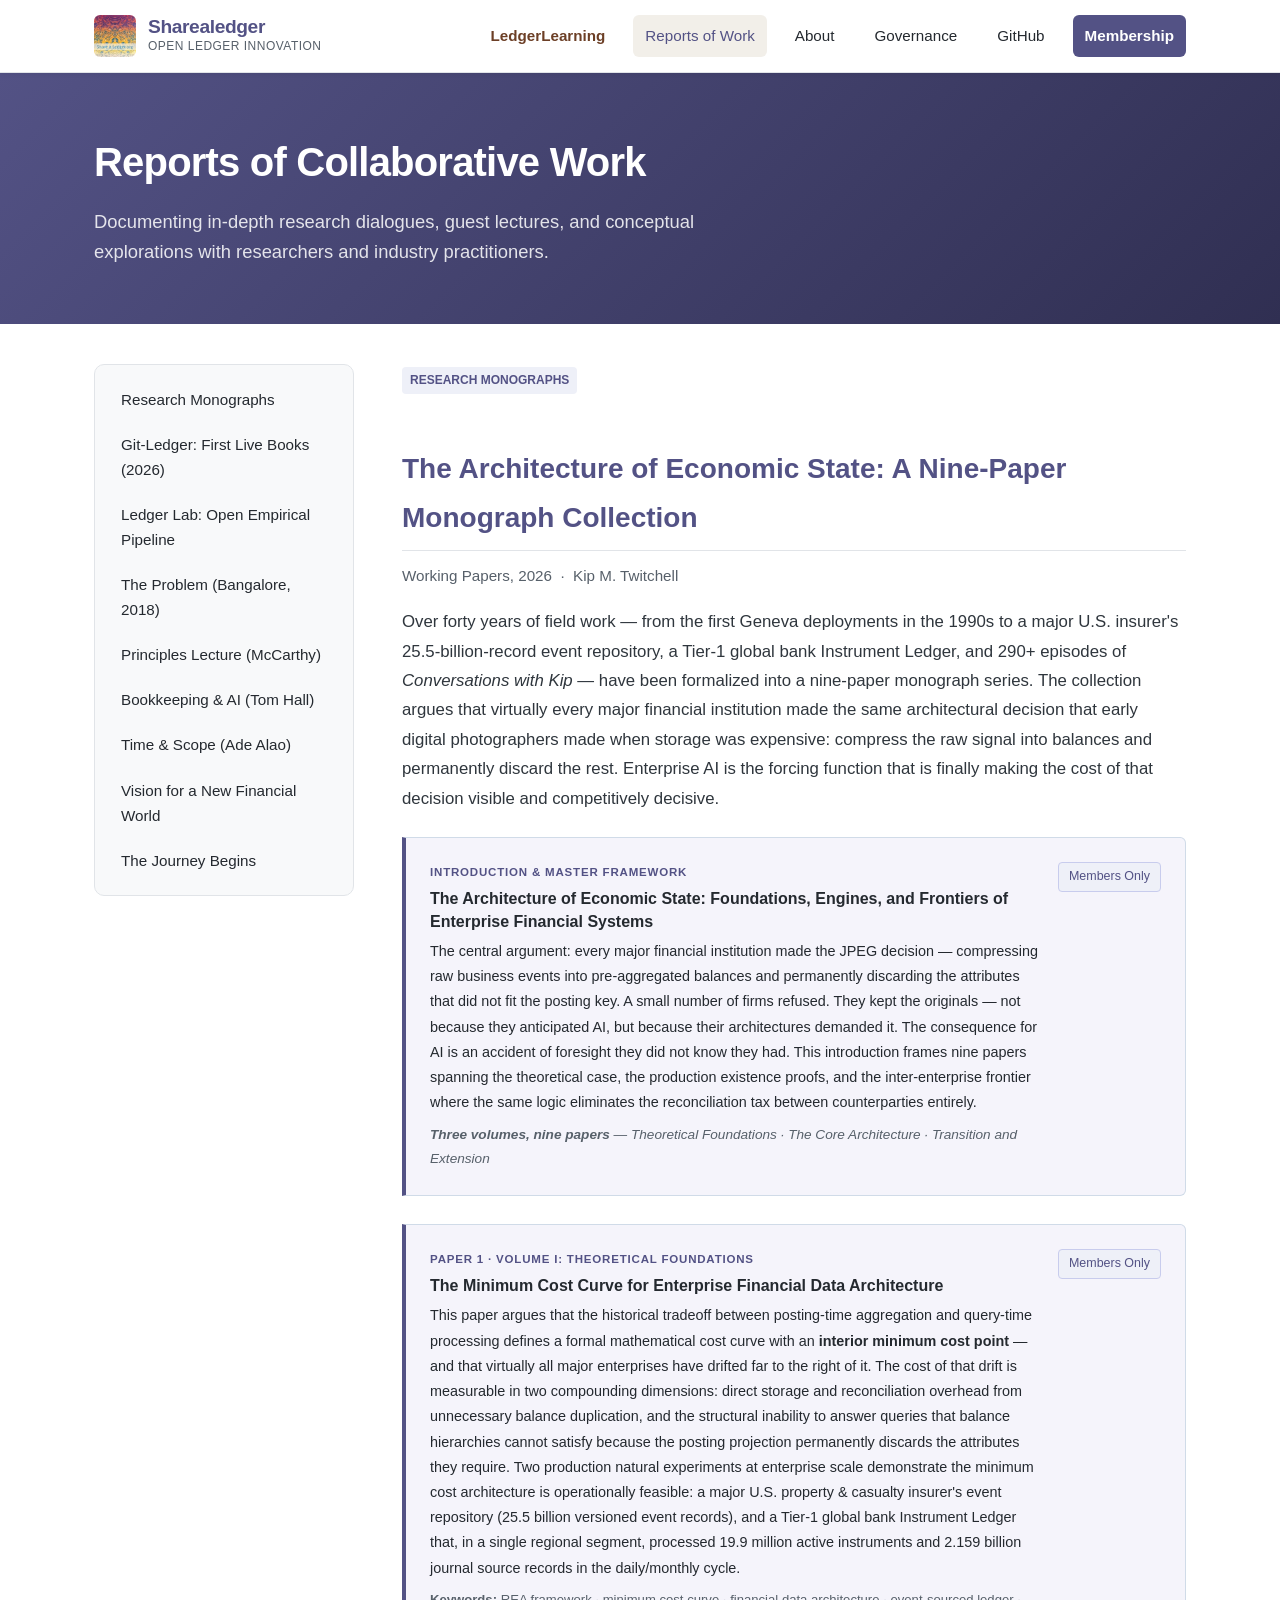
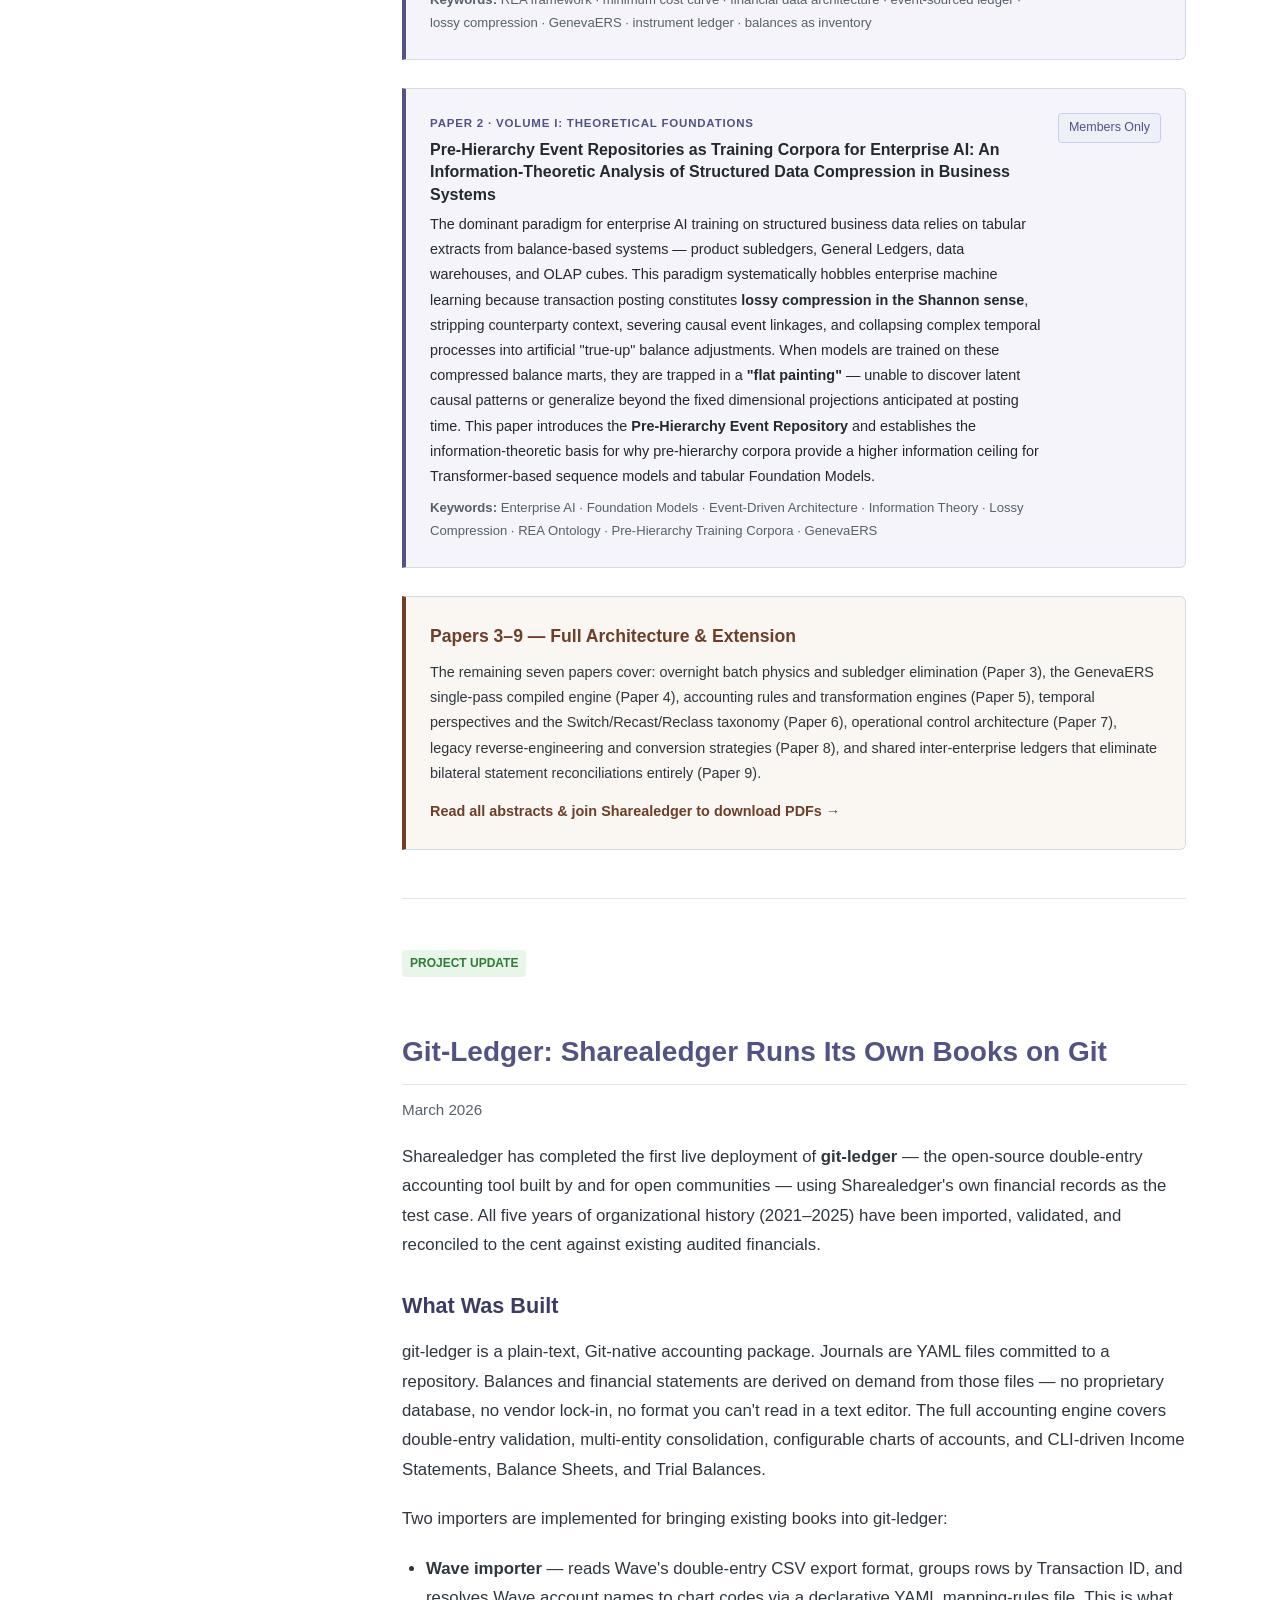
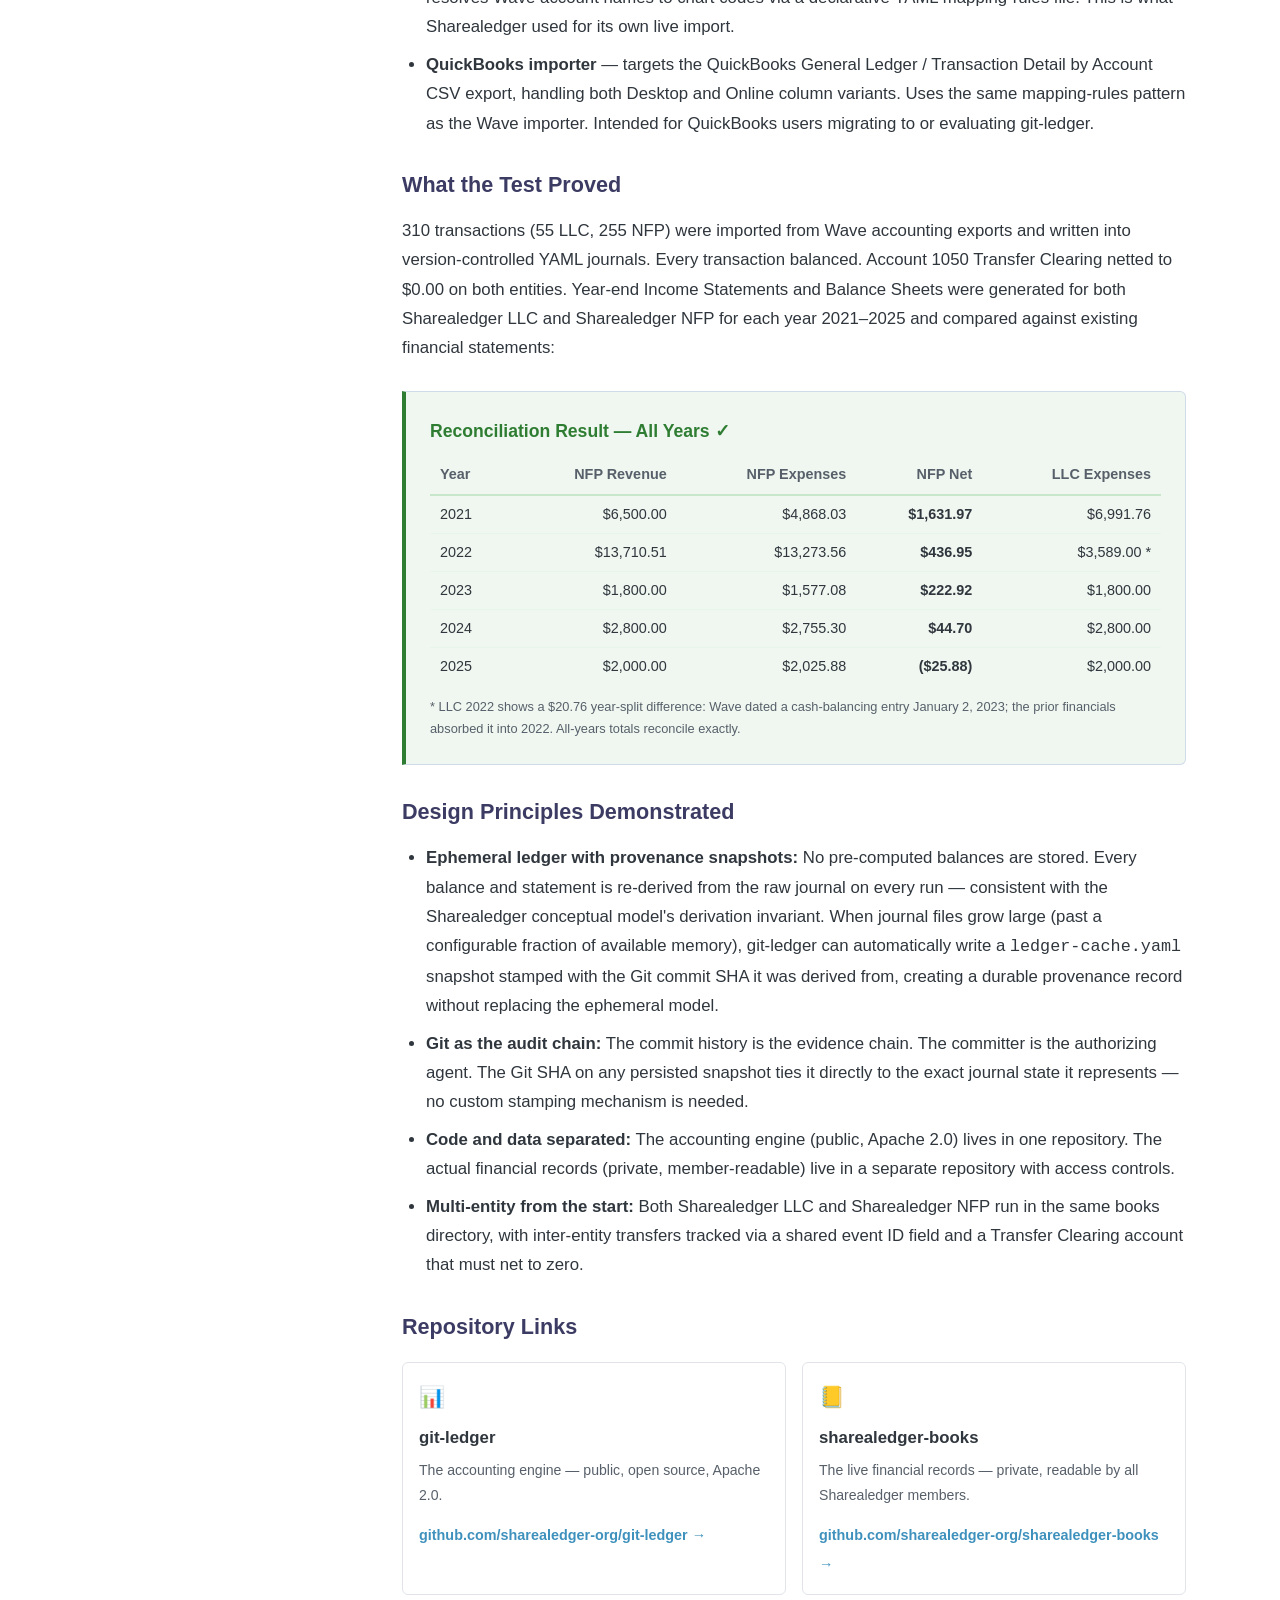
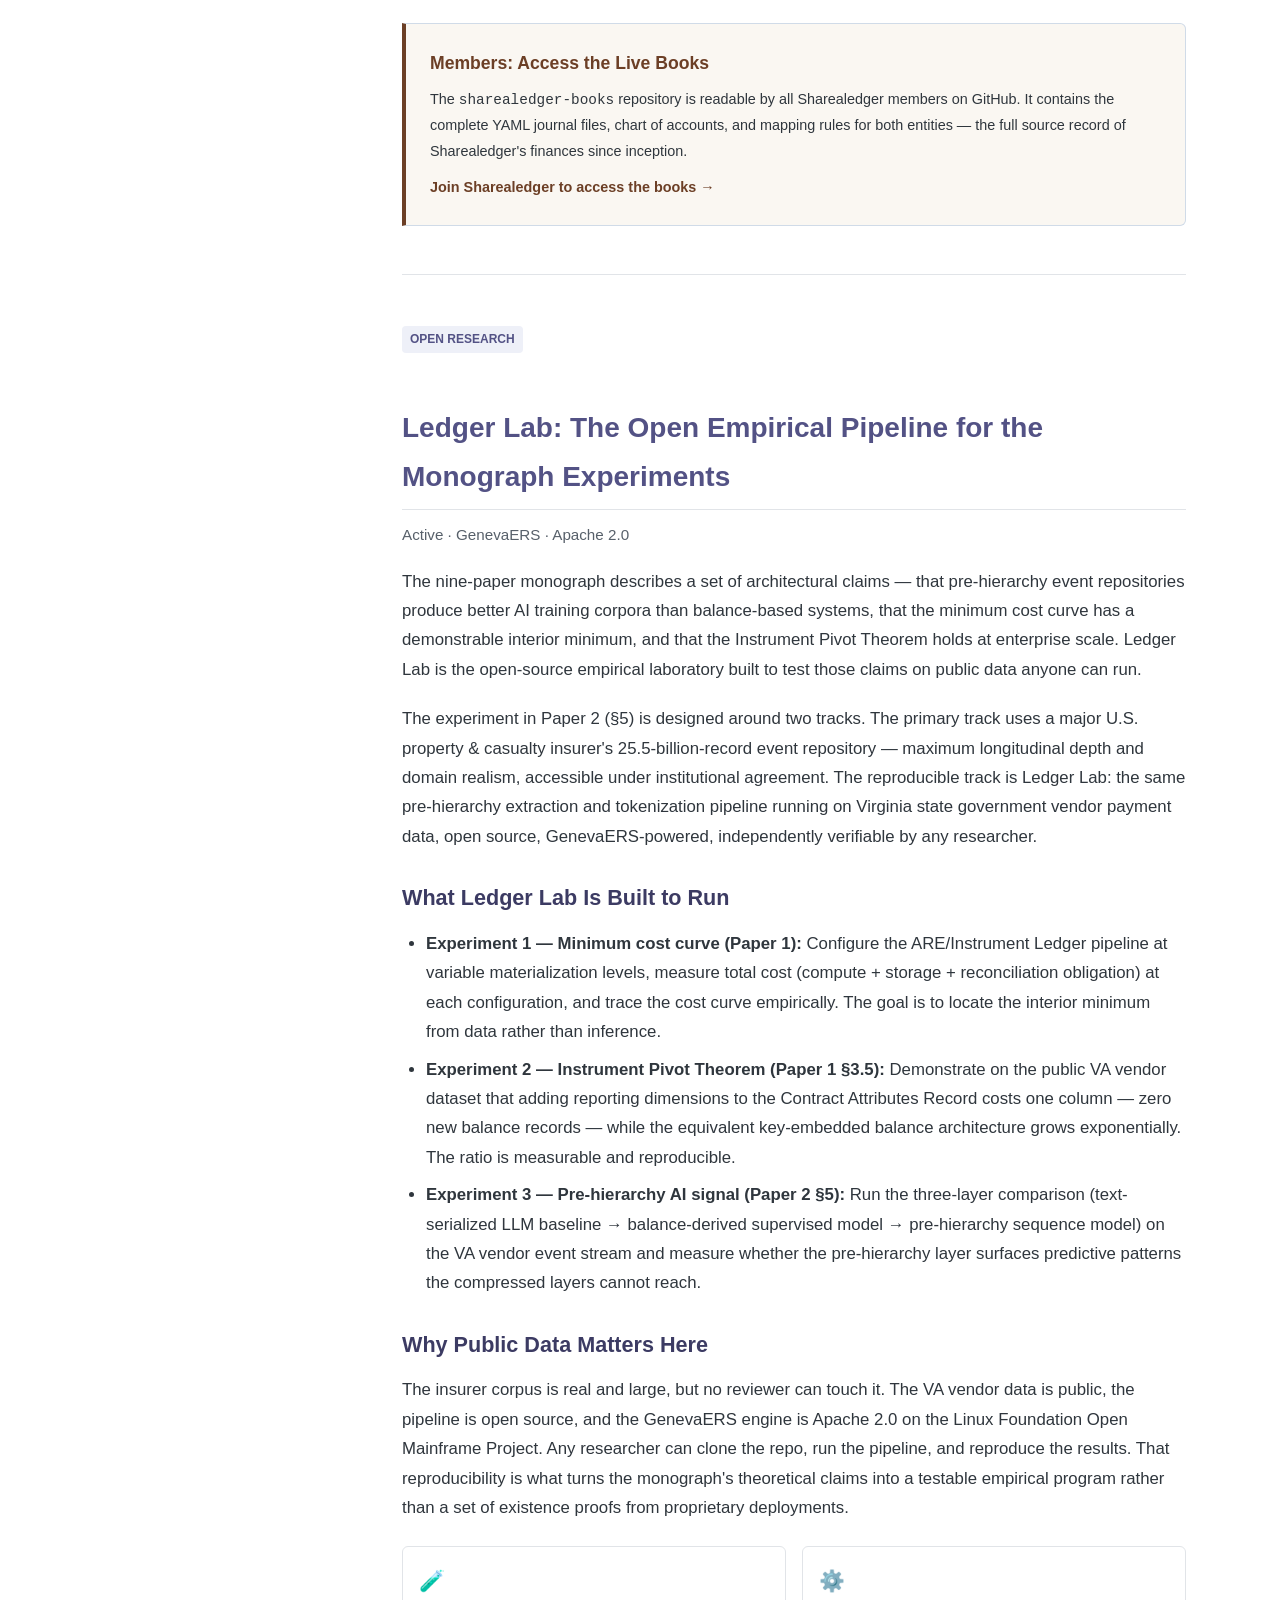
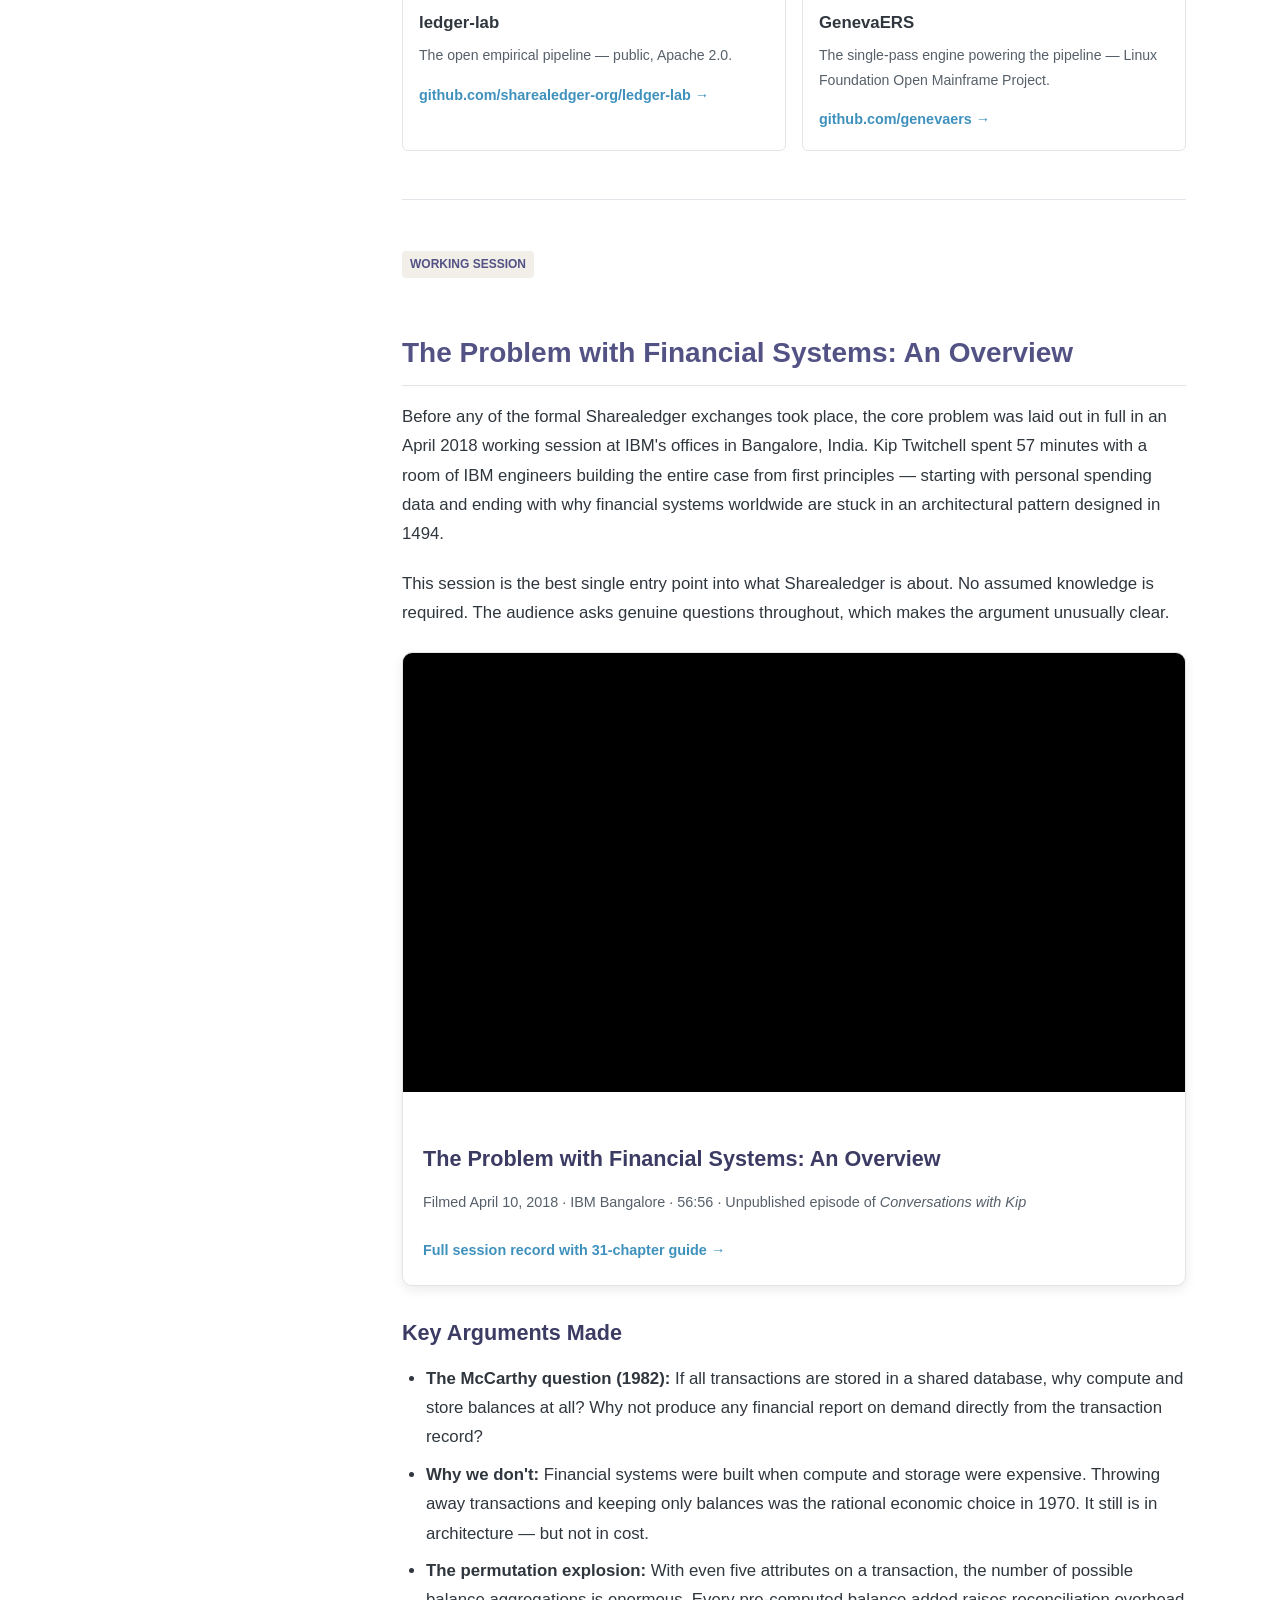
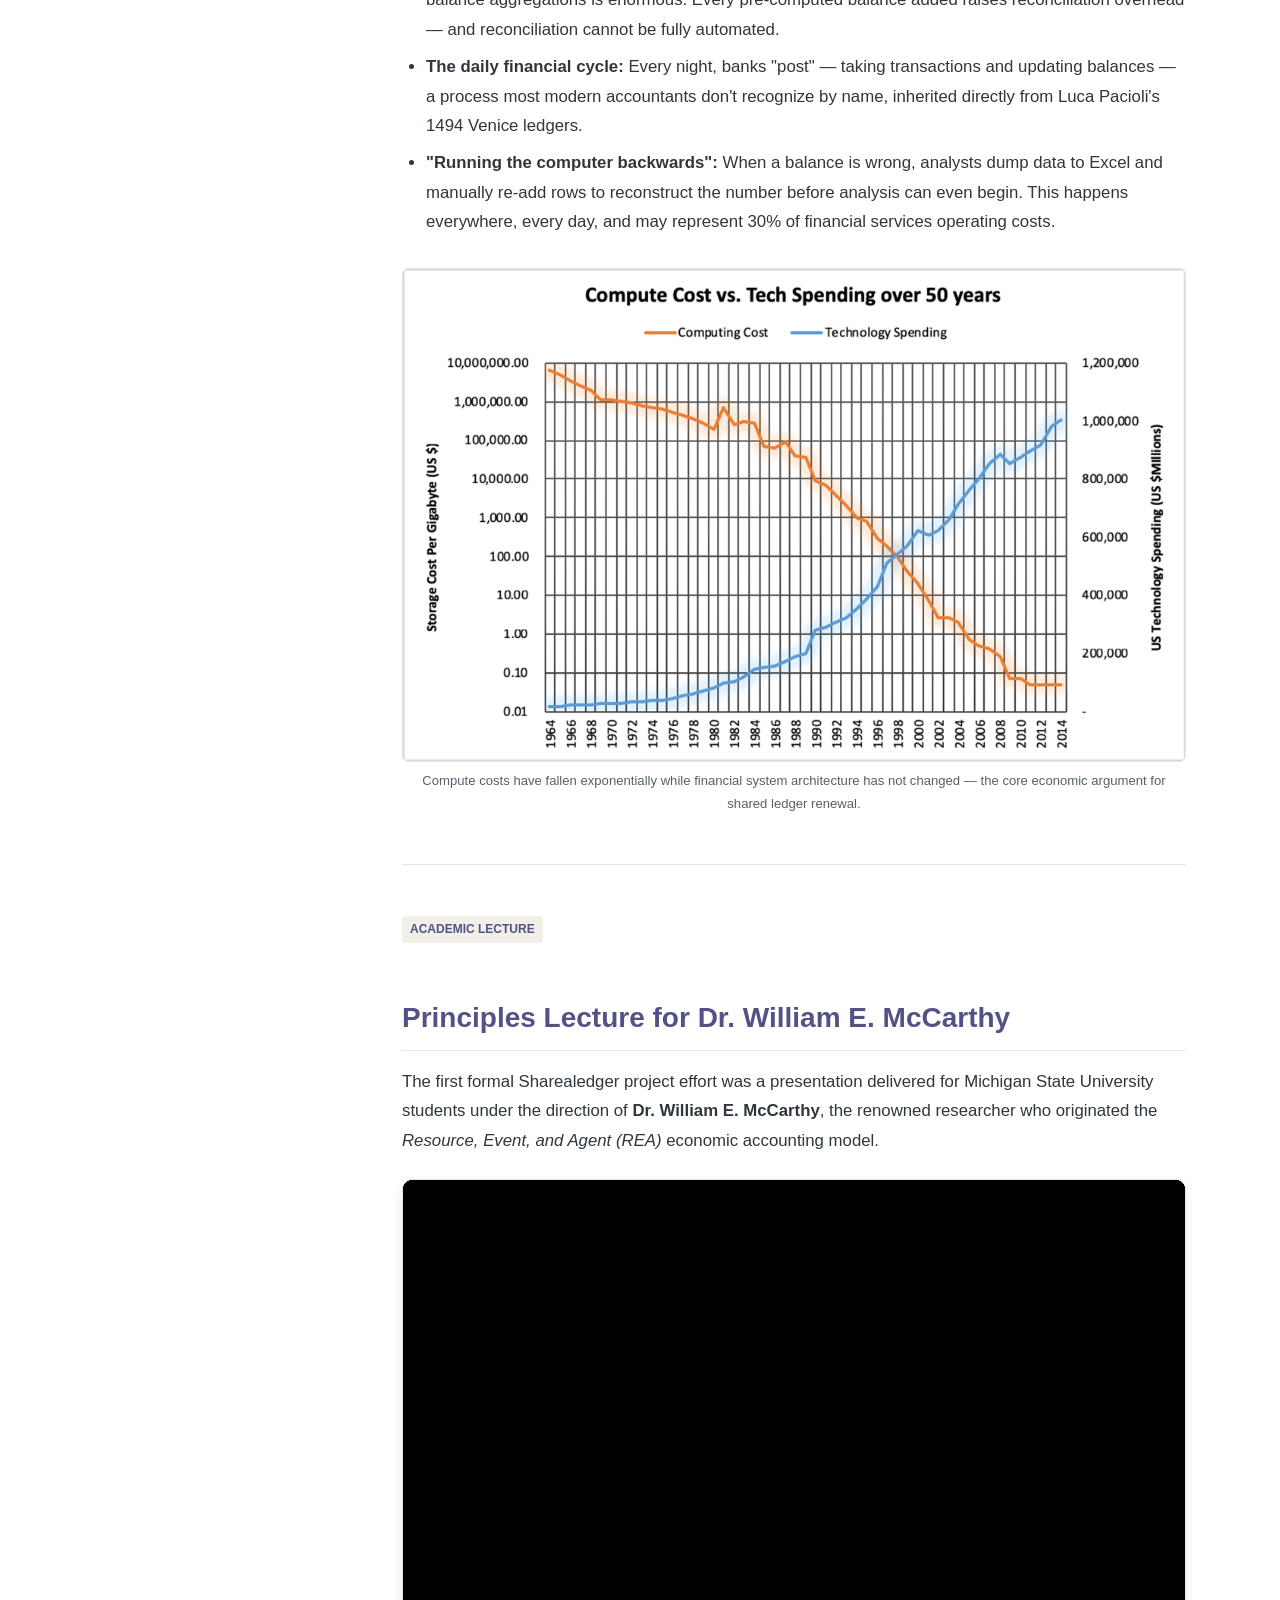
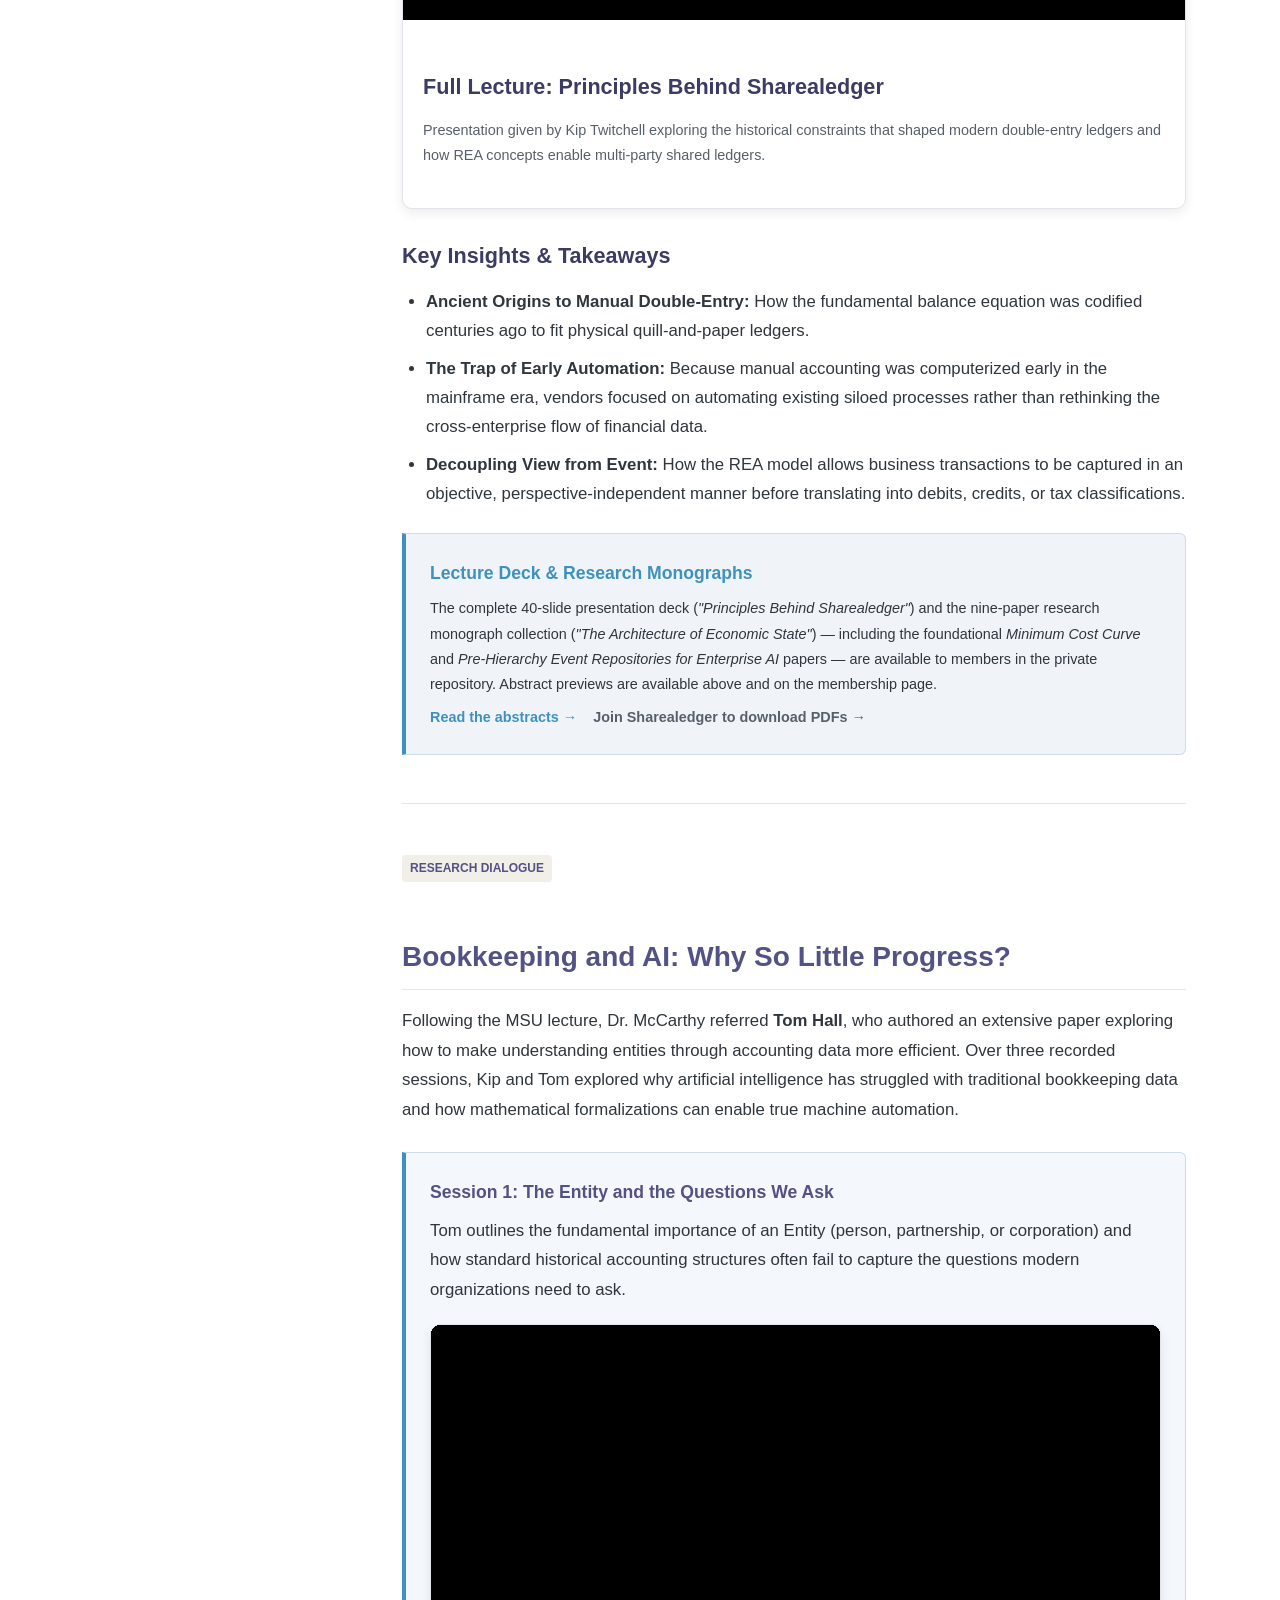
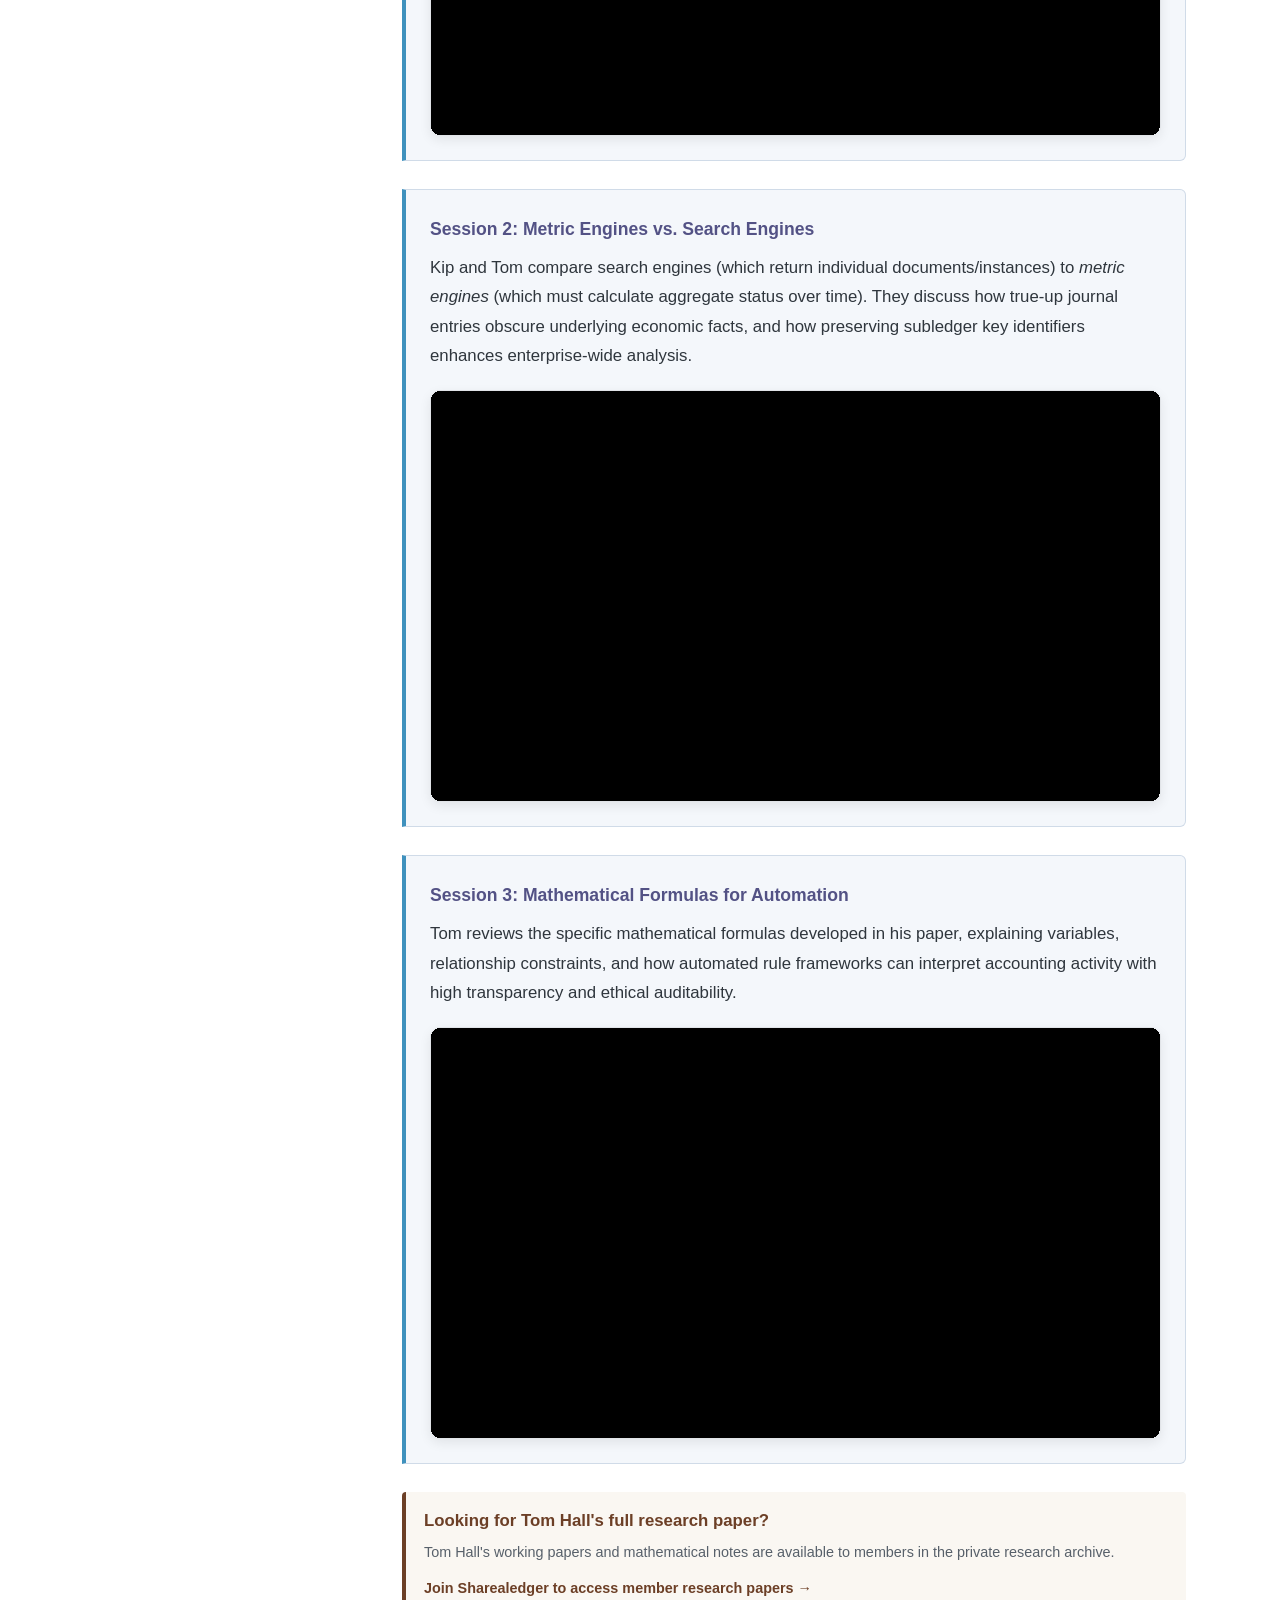
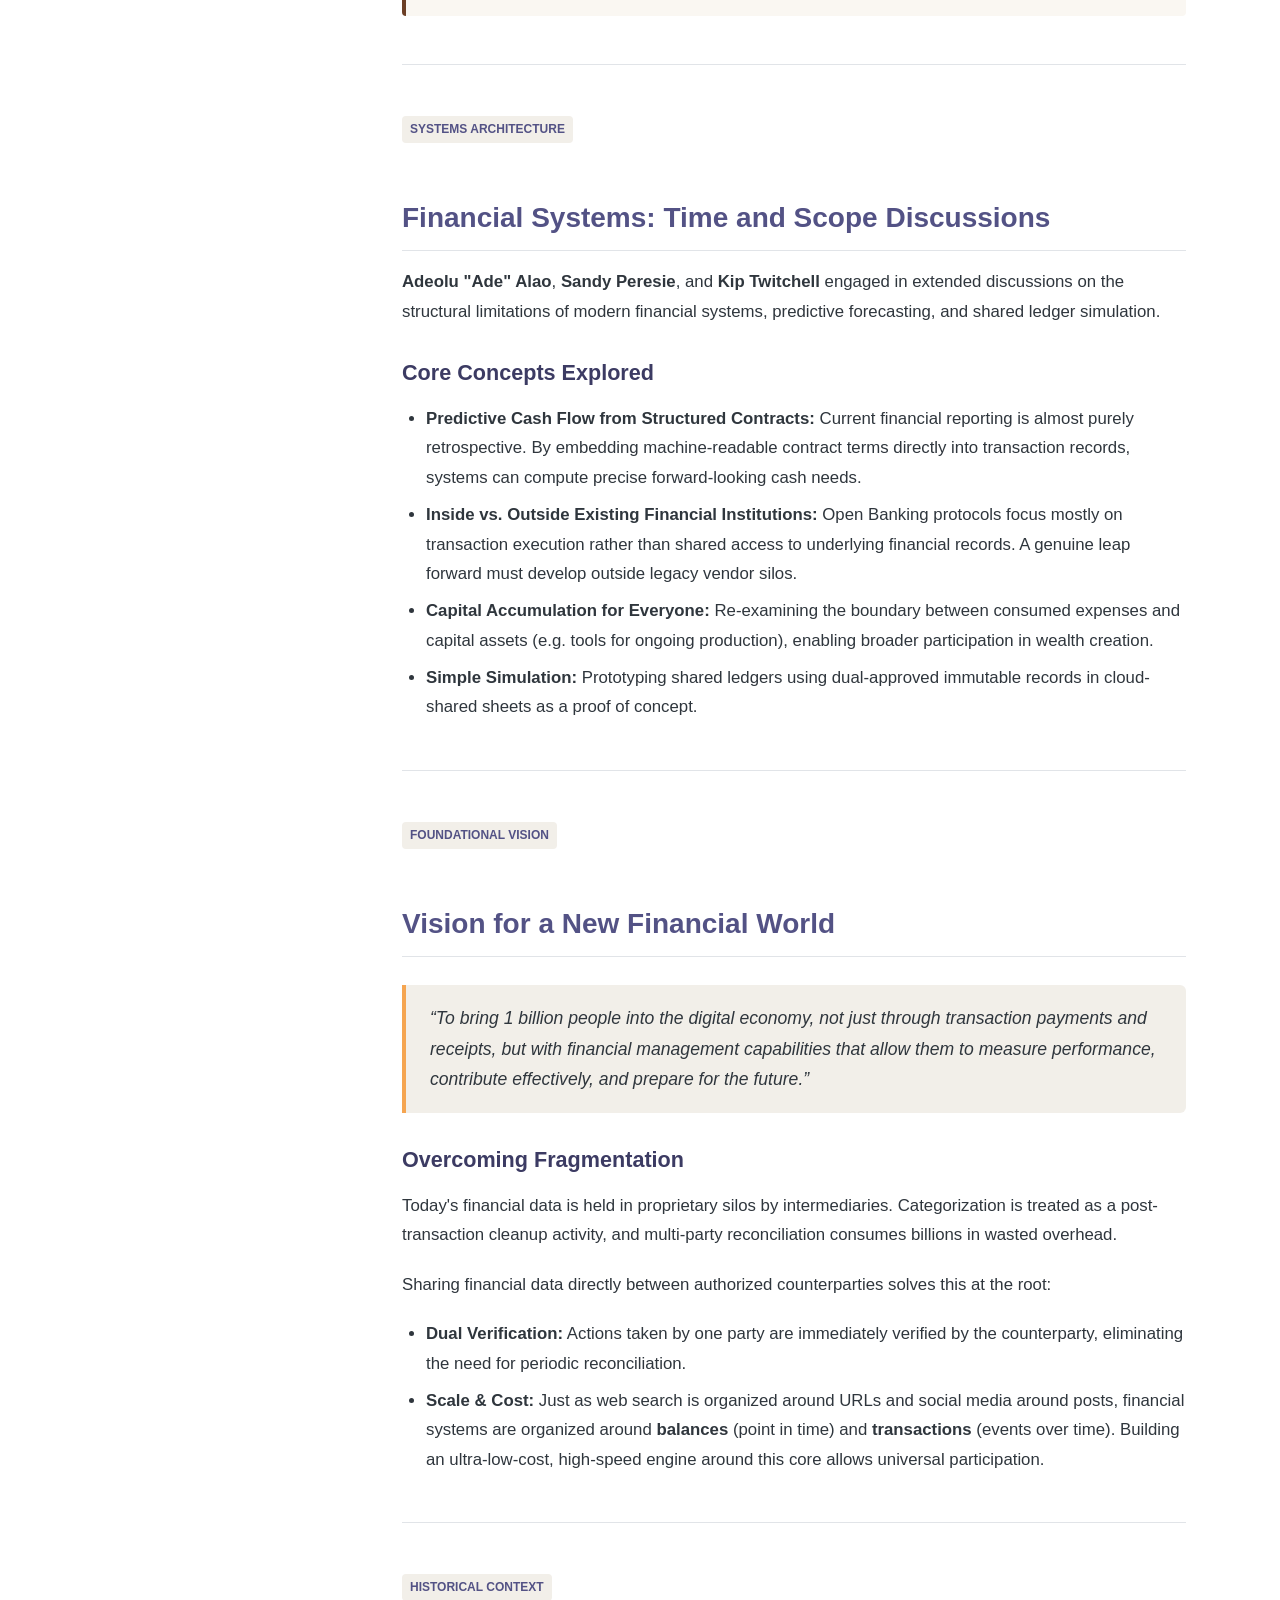
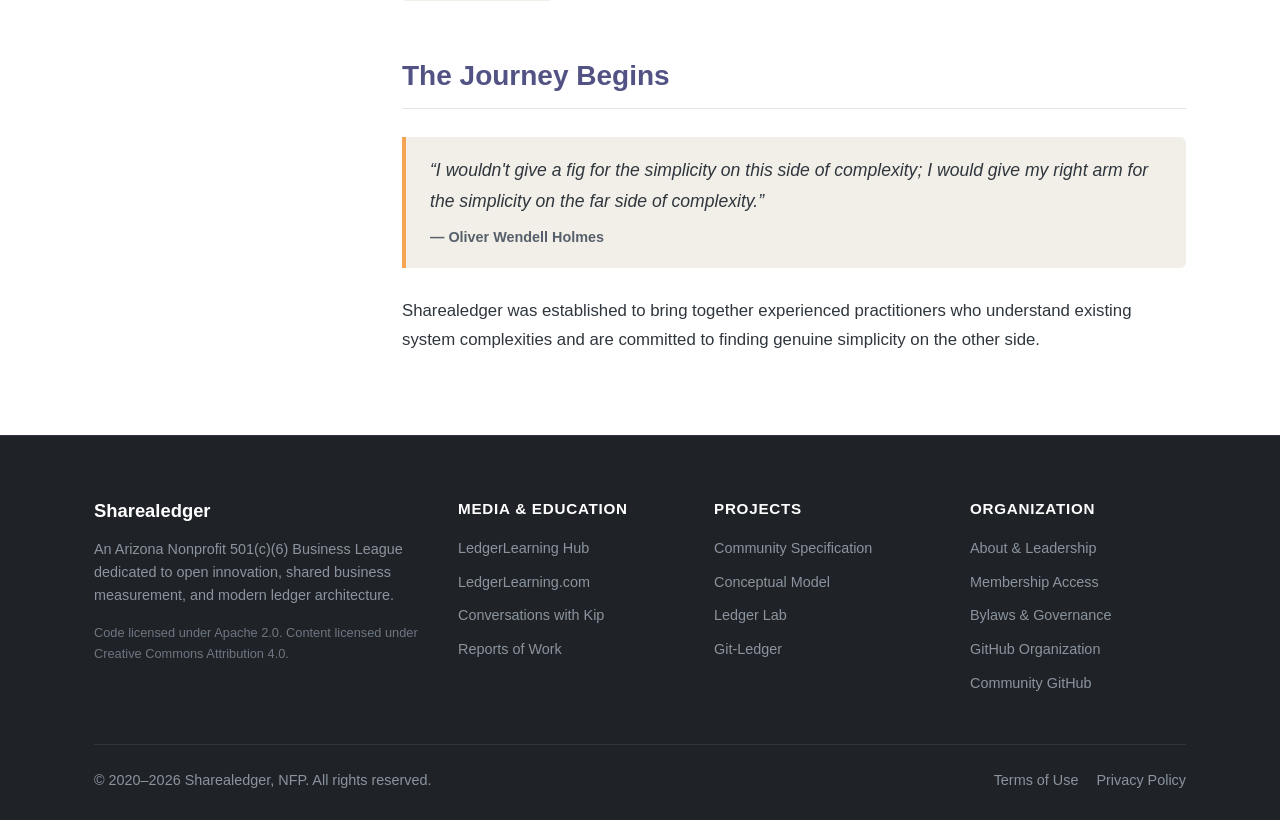
<file: docs/reports.html>
<!DOCTYPE html>
<html lang="en">
<head>
  <meta charset="UTF-8">
  <meta name="viewport" content="width=device-width, initial-scale=1.0">
  <title>Reports of Work & Collaborative Exchanges — Sharealedger</title>
  <meta name="description" content="Detailed reports of collaborative discussions, research exchanges, and lectures held under Sharealedger.">
  <link rel="stylesheet" href="assets/css/style.css">
  <link rel="icon" type="image/jpeg" href="assets/images/icon-small.jpg">
</head>
<body>

  <!-- Navigation -->
  <header class="site-header">
    <input type="checkbox" id="nav-toggle" class="nav-toggle-input" aria-label="Toggle Navigation">
    <div class="container nav-container">
      <a href="index.html" class="brand">
        <img src="assets/images/icon-small.jpg" alt="Sharealedger Logo Icon">
        <div class="brand-text">
          <span class="brand-title">Sharealedger</span>
          <span class="brand-subtitle">Open Ledger Innovation</span>
        </div>
      </a>
      <label for="nav-toggle" class="nav-toggle-btn" aria-label="Open Menu">
        <span class="icon-open">&#9776;</span>
        <span class="icon-close">&times;</span>
      </label>
      <nav>
        <ul class="nav-links">
          <li><a href="https://ledgerlearning.com" target="_blank" rel="noopener" style="color: var(--ll-brown); font-weight: 700;">LedgerLearning</a></li>
          <li><a href="reports.html" class="active">Reports of Work</a></li>
          <li><a href="about.html">About</a></li>
          <li><a href="governance.html">Governance</a></li>
          <li><a href="https://github.com/sharealedger-org" target="_blank" rel="noopener">GitHub</a></li>
          <li><a href="membership.html" class="nav-btn-highlight">Membership</a></li>
        </ul>
      </nav>
    </div>
  </header>

  <!-- Page Header -->
  <header class="page-header">
    <div class="container">
      <h1 class="page-title">Reports of Collaborative Work</h1>
      <p class="page-subtitle">
        Documenting in-depth research dialogues, guest lectures, and conceptual explorations with researchers and industry practitioners.
      </p>
    </div>
  </header>

  <!-- Main Content Layout with Sidebar Navigation -->
  <main class="container content-wrapper">
    <!-- Sidebar -->
    <aside>
      <div class="sidebar-sticky">
        <ul class="sidebar-menu">
          <li><a href="#monographs">Research Monographs</a></li>
          <li><a href="#git-ledger-2026">Git-Ledger: First Live Books (2026)</a></li>
          <li><a href="#ledger-lab">Ledger Lab: Open Empirical Pipeline</a></li>
          <li><a href="#bangalore-2018">The Problem (Bangalore, 2018)</a></li>
          <li><a href="#mccarthy">Principles Lecture (McCarthy)</a></li>
          <li><a href="#ai-hall">Bookkeeping & AI (Tom Hall)</a></li>
          <li><a href="#time-scope">Time & Scope (Ade Alao)</a></li>
          <li><a href="#vision">Vision for a New Financial World</a></li>
          <li><a href="#journey">The Journey Begins</a></li>
        </ul>
      </div>
    </aside>

    <!-- Prose Content Area -->
    <article class="prose">

      <!-- Section: Research Monographs -->
      <section id="monographs" style="scroll-margin-top: 100px;">
        <span class="report-tag" style="background: #EEF0F8; color: var(--sl-primary);">Research Monographs</span>
        <h2>The Architecture of Economic State: A Nine-Paper Monograph Collection</h2>
        <p style="font-size: 0.95rem; color: var(--text-muted); margin-top: -4px; margin-bottom: 18px;">Working Papers, 2026 &nbsp;·&nbsp; Kip M. Twitchell</p>
        <p>
          Over forty years of field work — from the first Geneva deployments in the 1990s to a major U.S. insurer's 25.5-billion-record event repository, a Tier-1 global bank Instrument Ledger, and 290+ episodes of <em>Conversations with Kip</em> — have been formalized into a nine-paper monograph series. The collection argues that virtually every major financial institution made the same architectural decision that early digital photographers made when storage was expensive: compress the raw signal into balances and permanently discard the rest. Enterprise AI is the forcing function that is finally making the cost of that decision visible and competitively decisive.
        </p>

        <!-- Paper 0: Introduction -->
        <div class="callout" style="background: #F5F4FB; border-left-color: var(--sl-primary); margin-top: 24px;">
          <div style="display: flex; justify-content: space-between; align-items: flex-start; gap: 12px; flex-wrap: wrap;">
            <div style="flex: 1; min-width: 0;">
              <div style="font-size: 0.72rem; font-weight: 700; letter-spacing: 0.07em; text-transform: uppercase; color: var(--sl-primary); margin-bottom: 6px;">Introduction &amp; Master Framework</div>
              <h4 style="margin: 0 0 6px; font-size: 1rem; line-height: 1.4; color: var(--text-main);">The Architecture of Economic State: Foundations, Engines, and Frontiers of Enterprise Financial Systems</h4>
              <p style="font-size: 0.9rem; color: var(--text-main); margin: 0 0 8px;">
                The central argument: every major financial institution made the JPEG decision — compressing raw business events into pre-aggregated balances and permanently discarding the attributes that did not fit the posting key. A small number of firms refused. They kept the originals — not because they anticipated AI, but because their architectures demanded it. The consequence for AI is an accident of foresight they did not know they had. This introduction frames nine papers spanning the theoretical case, the production existence proofs, and the inter-enterprise frontier where the same logic eliminates the reconciliation tax between counterparties entirely.
              </p>
              <p style="font-size: 0.85rem; color: var(--text-muted); font-style: italic; margin: 0;"><strong>Three volumes, nine papers</strong> — Theoretical Foundations · The Core Architecture · Transition and Extension</p>
            </div>
            <span style="flex-shrink: 0; font-size: 0.78rem; background: #EEF0F8; color: var(--sl-primary); border: 1px solid #C8CCED; border-radius: 4px; padding: 3px 10px; white-space: nowrap; align-self: flex-start;">Members Only</span>
          </div>
        </div>

        <!-- Paper 1: Minimum Cost Curve -->
        <div class="callout" style="background: #F5F4FB; border-left-color: var(--sl-primary); margin-top: 16px;">
          <div style="display: flex; justify-content: space-between; align-items: flex-start; gap: 12px; flex-wrap: wrap;">
            <div style="flex: 1; min-width: 0;">
              <div style="font-size: 0.72rem; font-weight: 700; letter-spacing: 0.07em; text-transform: uppercase; color: var(--sl-primary); margin-bottom: 6px;">Paper 1 · Volume I: Theoretical Foundations</div>
              <h4 style="margin: 0 0 6px; font-size: 1rem; line-height: 1.4; color: var(--text-main);">The Minimum Cost Curve for Enterprise Financial Data Architecture</h4>
              <p style="font-size: 0.9rem; color: var(--text-main); margin: 0 0 8px;">
                This paper argues that the historical tradeoff between posting-time aggregation and query-time processing defines a formal mathematical cost curve with an <strong>interior minimum cost point</strong> — and that virtually all major enterprises have drifted far to the right of it. The cost of that drift is measurable in two compounding dimensions: direct storage and reconciliation overhead from unnecessary balance duplication, and the structural inability to answer queries that balance hierarchies cannot satisfy because the posting projection permanently discards the attributes they require. Two production natural experiments at enterprise scale demonstrate the minimum cost architecture is operationally feasible: a major U.S. property &amp; casualty insurer's event repository (25.5 billion versioned event records), and a Tier-1 global bank Instrument Ledger that, in a single regional segment, processed 19.9 million active instruments and 2.159 billion journal source records in the daily/monthly cycle.
              </p>
              <p style="font-size: 0.82rem; color: var(--text-muted); margin: 0;"><strong>Keywords:</strong> REA framework · minimum cost curve · financial data architecture · event-sourced ledger · lossy compression · GenevaERS · instrument ledger · balances as inventory</p>
            </div>
            <span style="flex-shrink: 0; font-size: 0.78rem; background: #EEF0F8; color: var(--sl-primary); border: 1px solid #C8CCED; border-radius: 4px; padding: 3px 10px; white-space: nowrap; align-self: flex-start;">Members Only</span>
          </div>
        </div>

        <!-- Paper 2: Pre-Hierarchy Event Repositories -->
        <div class="callout" style="background: #F5F4FB; border-left-color: var(--sl-primary); margin-top: 16px;">
          <div style="display: flex; justify-content: space-between; align-items: flex-start; gap: 12px; flex-wrap: wrap;">
            <div style="flex: 1; min-width: 0;">
              <div style="font-size: 0.72rem; font-weight: 700; letter-spacing: 0.07em; text-transform: uppercase; color: var(--sl-primary); margin-bottom: 6px;">Paper 2 · Volume I: Theoretical Foundations</div>
              <h4 style="margin: 0 0 6px; font-size: 1rem; line-height: 1.4; color: var(--text-main);">Pre-Hierarchy Event Repositories as Training Corpora for Enterprise AI: An Information-Theoretic Analysis of Structured Data Compression in Business Systems</h4>
              <p style="font-size: 0.9rem; color: var(--text-main); margin: 0 0 8px;">
                The dominant paradigm for enterprise AI training on structured business data relies on tabular extracts from balance-based systems — product subledgers, General Ledgers, data warehouses, and OLAP cubes. This paradigm systematically hobbles enterprise machine learning because transaction posting constitutes <strong>lossy compression in the Shannon sense</strong>, stripping counterparty context, severing causal event linkages, and collapsing complex temporal processes into artificial "true-up" balance adjustments. When models are trained on these compressed balance marts, they are trapped in a <strong>"flat painting"</strong> — unable to discover latent causal patterns or generalize beyond the fixed dimensional projections anticipated at posting time. This paper introduces the <strong>Pre-Hierarchy Event Repository</strong> and establishes the information-theoretic basis for why pre-hierarchy corpora provide a higher information ceiling for Transformer-based sequence models and tabular Foundation Models.
              </p>
              <p style="font-size: 0.82rem; color: var(--text-muted); margin: 0;"><strong>Keywords:</strong> Enterprise AI · Foundation Models · Event-Driven Architecture · Information Theory · Lossy Compression · REA Ontology · Pre-Hierarchy Training Corpora · GenevaERS</p>
            </div>
            <span style="flex-shrink: 0; font-size: 0.78rem; background: #EEF0F8; color: var(--sl-primary); border: 1px solid #C8CCED; border-radius: 4px; padding: 3px 10px; white-space: nowrap; align-self: flex-start;">Members Only</span>
          </div>
        </div>

        <!-- Papers 3–9 summary + CTA -->
        <div class="callout" style="background: #FAF7F2; border-left-color: var(--ll-brown); margin-top: 16px;">
          <h4 style="color: var(--ll-brown); margin-bottom: 8px;">Papers 3–9 — Full Architecture &amp; Extension</h4>
          <p style="font-size: 0.9rem; margin-bottom: 10px;">
            The remaining seven papers cover: overnight batch physics and subledger elimination (Paper 3), the GenevaERS single-pass compiled engine (Paper 4), accounting rules and transformation engines (Paper 5), temporal perspectives and the Switch/Recast/Reclass taxonomy (Paper 6), operational control architecture (Paper 7), legacy reverse-engineering and conversion strategies (Paper 8), and shared inter-enterprise ledgers that eliminate bilateral statement reconciliations entirely (Paper 9).
          </p>
          <a href="membership.html#monographs" style="font-weight: 600; color: var(--ll-brown); font-size: 0.9rem;">
            Read all abstracts &amp; join Sharealedger to download PDFs &rarr;
          </a>
        </div>
      </section>

      <hr style="border: 0; border-top: 1px solid var(--border-light); margin: 48px 0;">

      <!-- Section: Git-Ledger First Live Books — Project Update -->
      <section id="git-ledger-2026" style="scroll-margin-top: 100px;">
        <span class="report-tag" style="background: #E8F5E9; color: #2E7D32;">Project Update</span>
        <h2>Git-Ledger: Sharealedger Runs Its Own Books on Git</h2>
        <p style="font-size: 0.95rem; color: var(--text-muted); margin-top: -4px; margin-bottom: 18px;">March 2026</p>
        <p>
          Sharealedger has completed the first live deployment of <strong>git-ledger</strong> — the open-source double-entry accounting tool built by and for open communities — using Sharealedger's own financial records as the test case. All five years of organizational history (2021–2025) have been imported, validated, and reconciled to the cent against existing audited financials.
        </p>

        <h3>What Was Built</h3>
        <p>
          git-ledger is a plain-text, Git-native accounting package. Journals are YAML files committed to a repository. Balances and financial statements are derived on demand from those files — no proprietary database, no vendor lock-in, no format you can't read in a text editor. The full accounting engine covers double-entry validation, multi-entity consolidation, configurable charts of accounts, and CLI-driven Income Statements, Balance Sheets, and Trial Balances.
        </p>
        <p>
          Two importers are implemented for bringing existing books into git-ledger:
        </p>
        <ul>
          <li><strong>Wave importer</strong> — reads Wave's double-entry CSV export format, groups rows by Transaction ID, and resolves Wave account names to chart codes via a declarative YAML mapping-rules file. This is what Sharealedger used for its own live import.</li>
          <li><strong>QuickBooks importer</strong> — targets the QuickBooks General Ledger / Transaction Detail by Account CSV export, handling both Desktop and Online column variants. Uses the same mapping-rules pattern as the Wave importer. Intended for QuickBooks users migrating to or evaluating git-ledger.</li>
        </ul>

        <h3>What the Test Proved</h3>
        <p>
          310 transactions (55 LLC, 255 NFP) were imported from Wave accounting exports and written into version-controlled YAML journals. Every transaction balanced. Account 1050 Transfer Clearing netted to $0.00 on both entities. Year-end Income Statements and Balance Sheets were generated for both Sharealedger LLC and Sharealedger NFP for each year 2021–2025 and compared against existing financial statements:
        </p>

        <div class="callout" style="background: #F0F7F0; border-left-color: #2E7D32;">
          <h4 style="color: #2E7D32;">Reconciliation Result — All Years ✓</h4>
          <table style="width: 100%; border-collapse: collapse; font-size: 0.9rem; margin-top: 10px;">
            <thead>
              <tr style="border-bottom: 2px solid #C8E6C9;">
                <th style="text-align: left; padding: 6px 10px; color: var(--text-muted);">Year</th>
                <th style="text-align: right; padding: 6px 10px; color: var(--text-muted);">NFP Revenue</th>
                <th style="text-align: right; padding: 6px 10px; color: var(--text-muted);">NFP Expenses</th>
                <th style="text-align: right; padding: 6px 10px; color: var(--text-muted);">NFP Net</th>
                <th style="text-align: right; padding: 6px 10px; color: var(--text-muted);">LLC Expenses</th>
              </tr>
            </thead>
            <tbody>
              <tr style="border-bottom: 1px solid #E8F5E9;">
                <td style="padding: 6px 10px;">2021</td>
                <td style="text-align: right; padding: 6px 10px;">$6,500.00</td>
                <td style="text-align: right; padding: 6px 10px;">$4,868.03</td>
                <td style="text-align: right; padding: 6px 10px; font-weight: 600;">$1,631.97</td>
                <td style="text-align: right; padding: 6px 10px;">$6,991.76</td>
              </tr>
              <tr style="border-bottom: 1px solid #E8F5E9;">
                <td style="padding: 6px 10px;">2022</td>
                <td style="text-align: right; padding: 6px 10px;">$13,710.51</td>
                <td style="text-align: right; padding: 6px 10px;">$13,273.56</td>
                <td style="text-align: right; padding: 6px 10px; font-weight: 600;">$436.95</td>
                <td style="text-align: right; padding: 6px 10px;">$3,589.00 *</td>
              </tr>
              <tr style="border-bottom: 1px solid #E8F5E9;">
                <td style="padding: 6px 10px;">2023</td>
                <td style="text-align: right; padding: 6px 10px;">$1,800.00</td>
                <td style="text-align: right; padding: 6px 10px;">$1,577.08</td>
                <td style="text-align: right; padding: 6px 10px; font-weight: 600;">$222.92</td>
                <td style="text-align: right; padding: 6px 10px;">$1,800.00</td>
              </tr>
              <tr style="border-bottom: 1px solid #E8F5E9;">
                <td style="padding: 6px 10px;">2024</td>
                <td style="text-align: right; padding: 6px 10px;">$2,800.00</td>
                <td style="text-align: right; padding: 6px 10px;">$2,755.30</td>
                <td style="text-align: right; padding: 6px 10px; font-weight: 600;">$44.70</td>
                <td style="text-align: right; padding: 6px 10px;">$2,800.00</td>
              </tr>
              <tr>
                <td style="padding: 6px 10px;">2025</td>
                <td style="text-align: right; padding: 6px 10px;">$2,000.00</td>
                <td style="text-align: right; padding: 6px 10px;">$2,025.88</td>
                <td style="text-align: right; padding: 6px 10px; font-weight: 600;">($25.88)</td>
                <td style="text-align: right; padding: 6px 10px;">$2,000.00</td>
              </tr>
            </tbody>
          </table>
          <p style="font-size: 0.8rem; color: var(--text-muted); margin-top: 10px; margin-bottom: 0;">
            * LLC 2022 shows a $20.76 year-split difference: Wave dated a cash-balancing entry January 2, 2023; the prior financials absorbed it into 2022. All-years totals reconcile exactly.
          </p>
        </div>

        <h3>Design Principles Demonstrated</h3>
        <ul>
          <li><strong>Ephemeral ledger with provenance snapshots:</strong> No pre-computed balances are stored. Every balance and statement is re-derived from the raw journal on every run — consistent with the Sharealedger conceptual model's derivation invariant. When journal files grow large (past a configurable fraction of available memory), git-ledger can automatically write a <code>ledger-cache.yaml</code> snapshot stamped with the Git commit SHA it was derived from, creating a durable provenance record without replacing the ephemeral model.</li>
          <li><strong>Git as the audit chain:</strong> The commit history is the evidence chain. The committer is the authorizing agent. The Git SHA on any persisted snapshot ties it directly to the exact journal state it represents — no custom stamping mechanism is needed.</li>
          <li><strong>Code and data separated:</strong> The accounting engine (public, Apache 2.0) lives in one repository. The actual financial records (private, member-readable) live in a separate repository with access controls.</li>
          <li><strong>Multi-entity from the start:</strong> Both Sharealedger LLC and Sharealedger NFP run in the same books directory, with inter-entity transfers tracked via a shared event ID field and a Transfer Clearing account that must net to zero.</li>
        </ul>

        <h3>Repository Links</h3>
        <div style="display: grid; grid-template-columns: 1fr 1fr; gap: 16px; margin-top: 16px;">
          <div style="border: 1px solid var(--border-light); border-radius: 6px; padding: 16px;">
            <div style="font-size: 1.3rem; margin-bottom: 8px;">&#x1F4CA;</div>
            <h4 style="margin: 0 0 6px 0;">git-ledger</h4>
            <p style="font-size: 0.88rem; color: var(--text-muted); margin: 0 0 12px 0;">The accounting engine — public, open source, Apache 2.0.</p>
            <a href="https://github.com/sharealedger-org/git-ledger" target="_blank" rel="noopener" style="font-weight: 600; color: var(--sl-blue); font-size: 0.9rem;">github.com/sharealedger-org/git-ledger &rarr;</a>
          </div>
          <div style="border: 1px solid var(--border-light); border-radius: 6px; padding: 16px;">
            <div style="font-size: 1.3rem; margin-bottom: 8px;">&#x1F4D2;</div>
            <h4 style="margin: 0 0 6px 0;">sharealedger-books</h4>
            <p style="font-size: 0.88rem; color: var(--text-muted); margin: 0 0 12px 0;">The live financial records — private, readable by all Sharealedger members.</p>
            <a href="https://github.com/sharealedger-org/sharealedger-books" target="_blank" rel="noopener" style="font-weight: 600; color: var(--sl-blue); font-size: 0.9rem;">github.com/sharealedger-org/sharealedger-books &rarr;</a>
          </div>
        </div>

        <div class="callout" style="background: #FAF7F2; border-left-color: var(--ll-brown); margin-top: 28px;">
          <h4 style="color: var(--ll-brown);">Members: Access the Live Books</h4>
          <p style="font-size: 0.9rem; margin-bottom: 8px;">
            The <code>sharealedger-books</code> repository is readable by all Sharealedger members on GitHub. It contains the complete YAML journal files, chart of accounts, and mapping rules for both entities — the full source record of Sharealedger's finances since inception.
          </p>
          <a href="membership.html" style="font-weight: 600; color: var(--ll-brown); font-size: 0.9rem;">
            Join Sharealedger to access the books &rarr;
          </a>
        </div>
      </section>

      <hr style="border: 0; border-top: 1px solid var(--border-light); margin: 48px 0;">

      <!-- Section: Ledger Lab -->
      <section id="ledger-lab" style="scroll-margin-top: 100px;">
        <span class="report-tag" style="background: #EEF0F8; color: var(--sl-primary);">Open Research</span>
        <h2>Ledger Lab: The Open Empirical Pipeline for the Monograph Experiments</h2>
        <p style="font-size: 0.95rem; color: var(--text-muted); margin-top: -4px; margin-bottom: 18px;">Active · GenevaERS · Apache 2.0</p>
        <p>
          The nine-paper monograph describes a set of architectural claims — that pre-hierarchy event repositories produce better AI training corpora than balance-based systems, that the minimum cost curve has a demonstrable interior minimum, and that the Instrument Pivot Theorem holds at enterprise scale. Ledger Lab is the open-source empirical laboratory built to test those claims on public data anyone can run.
        </p>
        <p>
          The experiment in Paper 2 (§5) is designed around two tracks. The primary track uses a major U.S. property &amp; casualty insurer's 25.5-billion-record event repository — maximum longitudinal depth and domain realism, accessible under institutional agreement. The reproducible track is Ledger Lab: the same pre-hierarchy extraction and tokenization pipeline running on Virginia state government vendor payment data, open source, GenevaERS-powered, independently verifiable by any researcher.
        </p>

        <h3>What Ledger Lab Is Built to Run</h3>
        <ul>
          <li><strong>Experiment 1 — Minimum cost curve (Paper 1):</strong> Configure the ARE/Instrument Ledger pipeline at variable materialization levels, measure total cost (compute + storage + reconciliation obligation) at each configuration, and trace the cost curve empirically. The goal is to locate the interior minimum from data rather than inference.</li>
          <li><strong>Experiment 2 — Instrument Pivot Theorem (Paper 1 §3.5):</strong> Demonstrate on the public VA vendor dataset that adding reporting dimensions to the Contract Attributes Record costs one column — zero new balance records — while the equivalent key-embedded balance architecture grows exponentially. The ratio is measurable and reproducible.</li>
          <li><strong>Experiment 3 — Pre-hierarchy AI signal (Paper 2 §5):</strong> Run the three-layer comparison (text-serialized LLM baseline → balance-derived supervised model → pre-hierarchy sequence model) on the VA vendor event stream and measure whether the pre-hierarchy layer surfaces predictive patterns the compressed layers cannot reach.</li>
        </ul>

        <h3>Why Public Data Matters Here</h3>
        <p>
          The insurer corpus is real and large, but no reviewer can touch it. The VA vendor data is public, the pipeline is open source, and the GenevaERS engine is Apache 2.0 on the Linux Foundation Open Mainframe Project. Any researcher can clone the repo, run the pipeline, and reproduce the results. That reproducibility is what turns the monograph's theoretical claims into a testable empirical program rather than a set of existence proofs from proprietary deployments.
        </p>

        <div style="display: grid; grid-template-columns: 1fr 1fr; gap: 16px; margin-top: 24px;">
          <div style="border: 1px solid var(--border-light); border-radius: 6px; padding: 16px;">
            <div style="font-size: 1.3rem; margin-bottom: 8px;">&#x1F9EA;</div>
            <h4 style="margin: 0 0 6px 0;">ledger-lab</h4>
            <p style="font-size: 0.88rem; color: var(--text-muted); margin: 0 0 12px 0;">The open empirical pipeline — public, Apache 2.0.</p>
            <a href="https://github.com/sharealedger-org/ledger-lab" target="_blank" rel="noopener" style="font-weight: 600; color: var(--sl-blue); font-size: 0.9rem;">github.com/sharealedger-org/ledger-lab &rarr;</a>
          </div>
          <div style="border: 1px solid var(--border-light); border-radius: 6px; padding: 16px;">
            <div style="font-size: 1.3rem; margin-bottom: 8px;">&#x2699;&#xFE0F;</div>
            <h4 style="margin: 0 0 6px 0;">GenevaERS</h4>
            <p style="font-size: 0.88rem; color: var(--text-muted); margin: 0 0 12px 0;">The single-pass engine powering the pipeline — Linux Foundation Open Mainframe Project.</p>
            <a href="https://github.com/genevaers/performance-engine" target="_blank" rel="noopener" style="font-weight: 600; color: var(--sl-blue); font-size: 0.9rem;">github.com/genevaers &rarr;</a>
          </div>
        </div>
      </section>

      <hr style="border: 0; border-top: 1px solid var(--border-light); margin: 48px 0;">

      <!-- Section 0: Bangalore 2018 — The Problem -->
      <section id="bangalore-2018" style="scroll-margin-top: 100px;">
        <span class="report-tag">Working Session</span>
        <h2>The Problem with Financial Systems: An Overview</h2>
        <p>
          Before any of the formal Sharealedger exchanges took place, the core problem was laid out in full in an April 2018 working session at IBM's offices in Bangalore, India. Kip Twitchell spent 57 minutes with a room of IBM engineers building the entire case from first principles — starting with personal spending data and ending with why financial systems worldwide are stuck in an architectural pattern designed in 1494.
        </p>
        <p>
          This session is the best single entry point into what Sharealedger is about. No assumed knowledge is required. The audience asks genuine questions throughout, which makes the argument unusually clear.
        </p>

        <div class="ll-media-card" style="margin: 24px 0;">
          <div class="video-container">
            <iframe src="https://www.youtube-nocookie.com/embed/PjzfaxvQ9WQ" title="The Problem with Financial Systems: An Overview" allow="accelerometer; autoplay; clipboard-write; encrypted-media; gyroscope; picture-in-picture" allowfullscreen></iframe>
          </div>
          <div class="ll-media-info">
            <h3>The Problem with Financial Systems: An Overview</h3>
            <p>Filmed April 10, 2018 · IBM Bangalore · 56:56 · Unpublished episode of <em>Conversations with Kip</em></p>
            <a href="https://github.com/sharealedger-org/community/blob/master/meetings/2018-04_Bangalore-Financial-Systems-Overview.md" target="_blank" rel="noopener" style="font-weight: 600; color: var(--sl-blue); font-size: 0.9rem;">Full session record with 31-chapter guide &rarr;</a>
          </div>
        </div>

        <h3>Key Arguments Made</h3>
        <ul>
          <li><strong>The McCarthy question (1982):</strong> If all transactions are stored in a shared database, why compute and store balances at all? Why not produce any financial report on demand directly from the transaction record?</li>
          <li><strong>Why we don't:</strong> Financial systems were built when compute and storage were expensive. Throwing away transactions and keeping only balances was the rational economic choice in 1970. It still is in architecture — but not in cost.</li>
          <li><strong>The permutation explosion:</strong> With even five attributes on a transaction, the number of possible balance aggregations is enormous. Every pre-computed balance added raises reconciliation overhead — and reconciliation cannot be fully automated.</li>
          <li><strong>The daily financial cycle:</strong> Every night, banks "post" — taking transactions and updating balances — a process most modern accountants don't recognize by name, inherited directly from Luca Pacioli's 1494 Venice ledgers.</li>
          <li><strong>"Running the computer backwards":</strong> When a balance is wrong, analysts dump data to Excel and manually re-add rows to reconstruct the number before analysis can even begin. This happens everywhere, every day, and may represent 30% of financial services operating costs.</li>
        </ul>

        <figure style="margin: 32px 0; text-align: center;">
          <img src="assets/images/compute-costs-over-time.png"
               alt="Compute costs over time — the economic case for rethinking financial system architecture"
               style="max-width: 100%; border: 1px solid var(--border-light); border-radius: 6px;">
          <figcaption style="font-size: 0.82rem; color: var(--text-muted); margin-top: 8px;">
            Compute costs have fallen exponentially while financial system architecture has not changed — the core economic argument for shared ledger renewal.
          </figcaption>
        </figure>

      </section>

      <hr style="border: 0; border-top: 1px solid var(--border-light); margin: 48px 0;">

      <!-- Section 1: Principles Lecture -->
      <section id="mccarthy" style="scroll-margin-top: 100px;">
        <span class="report-tag">Academic Lecture</span>
        <h2>Principles Lecture for Dr. William E. McCarthy</h2>
        <p>
          The first formal Sharealedger project effort was a presentation delivered for Michigan State University students under the direction of <strong>Dr. William E. McCarthy</strong>, the renowned researcher who originated the <em>Resource, Event, and Agent (REA)</em> economic accounting model.
        </p>

        <div class="ll-media-card" style="margin: 24px 0;">
          <div class="video-container">
            <iframe src="https://www.youtube-nocookie.com/embed/TyTSkJWQiiA" title="Principles Lecture for Dr. William E. McCarthy" allow="accelerometer; autoplay; clipboard-write; encrypted-media; gyroscope; picture-in-picture" allowfullscreen></iframe>
          </div>
          <div class="ll-media-info">
            <h3>Full Lecture: Principles Behind Sharealedger</h3>
            <p>Presentation given by Kip Twitchell exploring the historical constraints that shaped modern double-entry ledgers and how REA concepts enable multi-party shared ledgers.</p>
          </div>
        </div>

        <h3>Key Insights & Takeaways</h3>
        <ul>
          <li><strong>Ancient Origins to Manual Double-Entry:</strong> How the fundamental balance equation was codified centuries ago to fit physical quill-and-paper ledgers.</li>
          <li><strong>The Trap of Early Automation:</strong> Because manual accounting was computerized early in the mainframe era, vendors focused on automating existing siloed processes rather than rethinking the cross-enterprise flow of financial data.</li>
          <li><strong>Decoupling View from Event:</strong> How the REA model allows business transactions to be captured in an objective, perspective-independent manner before translating into debits, credits, or tax classifications.</li>
        </ul>

        <div class="callout" style="background: #F0F4F8; border-left-color: var(--sl-blue); margin-top: 20px;">
          <h4 style="color: var(--sl-blue);">Lecture Deck & Research Monographs</h4>
          <p style="font-size: 0.9rem; margin-bottom: 8px;">
            The complete 40-slide presentation deck (<em>"Principles Behind Sharealedger"</em>) and the nine-paper research monograph collection (<em>"The Architecture of Economic State"</em>) — including the foundational <em>Minimum Cost Curve</em> and <em>Pre-Hierarchy Event Repositories for Enterprise AI</em> papers — are available to members in the private repository. Abstract previews are available above and on the membership page.
          </p>
          <div style="display: flex; gap: 16px; flex-wrap: wrap; margin-top: 4px;">
            <a href="#monographs" style="font-weight: 600; color: var(--sl-blue); font-size: 0.9rem;">
              Read the abstracts &rarr;
            </a>
            <a href="membership.html" style="font-weight: 600; color: var(--text-muted); font-size: 0.9rem;">
              Join Sharealedger to download PDFs &rarr;
            </a>
          </div>
        </div>
      </section>

      <hr style="border: 0; border-top: 1px solid var(--border-light); margin: 48px 0;">

      <!-- Section 2: AI & Bookkeeping with Tom Hall -->
      <section id="ai-hall" style="scroll-margin-top: 100px;">
        <span class="report-tag">Research Dialogue</span>
        <h2>Bookkeeping and AI: Why So Little Progress?</h2>
        <p>
          Following the MSU lecture, Dr. McCarthy referred <strong>Tom Hall</strong>, who authored an extensive paper exploring how to make understanding entities through accounting data more efficient. Over three recorded sessions, Kip and Tom explored why artificial intelligence has struggled with traditional bookkeeping data and how mathematical formalizations can enable true machine automation.
        </p>

        <!-- Session 1 -->
        <div class="callout">
          <h4>Session 1: The Entity and the Questions We Ask</h4>
          <p>
            Tom outlines the fundamental importance of an Entity (person, partnership, or corporation) and how standard historical accounting structures often fail to capture the questions modern organizations need to ask.
          </p>
          <div class="ll-media-card" style="margin-top: 14px;">
            <div class="video-container">
              <iframe src="https://www.youtube-nocookie.com/embed/oc8DTJ8X-nA" title="Bookkeeping and AI Session 1" allow="accelerometer; autoplay; clipboard-write; encrypted-media; gyroscope; picture-in-picture" allowfullscreen></iframe>
            </div>
          </div>
        </div>

        <!-- Session 2 -->
        <div class="callout">
          <h4>Session 2: Metric Engines vs. Search Engines</h4>
          <p>
            Kip and Tom compare search engines (which return individual documents/instances) to <em>metric engines</em> (which must calculate aggregate status over time). They discuss how true-up journal entries obscure underlying economic facts, and how preserving subledger key identifiers enhances enterprise-wide analysis.
          </p>
          <div class="ll-media-card" style="margin-top: 14px;">
            <div class="video-container">
              <iframe src="https://www.youtube-nocookie.com/embed/3KAAJ3twLCk" title="Bookkeeping and AI Session 2" allow="accelerometer; autoplay; clipboard-write; encrypted-media; gyroscope; picture-in-picture" allowfullscreen></iframe>
            </div>
          </div>
        </div>

        <!-- Session 3 -->
        <div class="callout">
          <h4>Session 3: Mathematical Formulas for Automation</h4>
          <p>
            Tom reviews the specific mathematical formulas developed in his paper, explaining variables, relationship constraints, and how automated rule frameworks can interpret accounting activity with high transparency and ethical auditability.
          </p>
          <div class="ll-media-card" style="margin-top: 14px;">
            <div class="video-container">
              <iframe src="https://www.youtube-nocookie.com/embed/NAsRl2JcQ0I" title="Bookkeeping and AI Session 3" allow="accelerometer; autoplay; clipboard-write; encrypted-media; gyroscope; picture-in-picture" allowfullscreen></iframe>
            </div>
          </div>
        </div>

        <div style="margin-top: 24px; padding: 14px 18px; background: #FAF7F2; border-left: 4px solid var(--ll-brown); border-radius: 4px;">
          <strong style="color: var(--ll-brown);">Looking for Tom Hall's full research paper?</strong>
          <p style="font-size: 0.9rem; margin: 4px 0 8px 0; color: var(--text-muted);">
            Tom Hall's working papers and mathematical notes are available to members in the private research archive.
          </p>
          <a href="membership.html" style="font-weight: 600; color: var(--ll-brown); font-size: 0.9rem;">
            Join Sharealedger to access member research papers &rarr;
          </a>
        </div>
      </section>

      <hr style="border: 0; border-top: 1px solid var(--border-light); margin: 48px 0;">

      <!-- Section 3: Time and Scope -->
      <section id="time-scope" style="scroll-margin-top: 100px;">
        <span class="report-tag">Systems Architecture</span>
        <h2>Financial Systems: Time and Scope Discussions</h2>
        <p>
          <strong>Adeolu "Ade" Alao</strong>, <strong>Sandy Peresie</strong>, and <strong>Kip Twitchell</strong> engaged in extended discussions on the structural limitations of modern financial systems, predictive forecasting, and shared ledger simulation.
        </p>

        <h3>Core Concepts Explored</h3>
        <ul>
          <li><strong>Predictive Cash Flow from Structured Contracts:</strong> Current financial reporting is almost purely retrospective. By embedding machine-readable contract terms directly into transaction records, systems can compute precise forward-looking cash needs.</li>
          <li><strong>Inside vs. Outside Existing Financial Institutions:</strong> Open Banking protocols focus mostly on transaction execution rather than shared access to underlying financial records. A genuine leap forward must develop outside legacy vendor silos.</li>
          <li><strong>Capital Accumulation for Everyone:</strong> Re-examining the boundary between consumed expenses and capital assets (e.g. tools for ongoing production), enabling broader participation in wealth creation.</li>
          <li><strong>Simple Simulation:</strong> Prototyping shared ledgers using dual-approved immutable records in cloud-shared sheets as a proof of concept.</li>
        </ul>
      </section>

      <hr style="border: 0; border-top: 1px solid var(--border-light); margin: 48px 0;">

      <!-- Section 4: Vision for a New Financial World -->
      <section id="vision" style="scroll-margin-top: 100px;">
        <span class="report-tag">Foundational Vision</span>
        <h2>Vision for a New Financial World</h2>
        <blockquote>
          “To bring 1 billion people into the digital economy, not just through transaction payments and receipts, but with financial management capabilities that allow them to measure performance, contribute effectively, and prepare for the future.”
        </blockquote>

        <h3>Overcoming Fragmentation</h3>
        <p>
          Today's financial data is held in proprietary silos by intermediaries. Categorization is treated as a post-transaction cleanup activity, and multi-party reconciliation consumes billions in wasted overhead.
        </p>
        <p>
          Sharing financial data directly between authorized counterparties solves this at the root:
        </p>
        <ul>
          <li><strong>Dual Verification:</strong> Actions taken by one party are immediately verified by the counterparty, eliminating the need for periodic reconciliation.</li>
          <li><strong>Scale & Cost:</strong> Just as web search is organized around URLs and social media around posts, financial systems are organized around <strong>balances</strong> (point in time) and <strong>transactions</strong> (events over time). Building an ultra-low-cost, high-speed engine around this core allows universal participation.</li>
        </ul>
      </section>

      <hr style="border: 0; border-top: 1px solid var(--border-light); margin: 48px 0;">

      <!-- Section 5: The Journey Begins -->
      <section id="journey" style="scroll-margin-top: 100px;">
        <span class="report-tag">Historical Context</span>
        <h2>The Journey Begins</h2>
        <blockquote>
          “I wouldn't give a fig for the simplicity on this side of complexity; I would give my right arm for the simplicity on the far side of complexity.”
          <cite>&mdash; Oliver Wendell Holmes</cite>
        </blockquote>
        <p>
          Sharealedger was established to bring together experienced practitioners who understand existing system complexities and are committed to finding genuine simplicity on the other side.
        </p>
      </section>

    </article>
  </main>

  <!-- Footer -->
  <footer class="site-footer">
    <div class="container">
      <div class="footer-grid">
        <div class="footer-brand">
          <h4>Sharealedger</h4>
          <p>
            An Arizona Nonprofit 501(c)(6) Business League dedicated to open innovation, shared business measurement, and modern ledger architecture.
          </p>
          <p style="font-size: 0.8rem; color: #6E7681;">
            Code licensed under Apache 2.0. Content licensed under Creative Commons Attribution 4.0.
          </p>
        </div>

        <div class="footer-col">
          <h5>Media & Education</h5>
          <ul>
            <li><a href="ledgerlearning.html">LedgerLearning Hub</a></li>
            <li><a href="https://ledgerlearning.com" target="_blank" rel="noopener">LedgerLearning.com</a></li>
            <li><a href="https://www.youtube.com/kiptwitchellvlog" target="_blank" rel="noopener">Conversations with Kip</a></li>
            <li><a href="reports.html">Reports of Work</a></li>
          </ul>
        </div>

        <div class="footer-col">
          <h5>Projects</h5>
          <ul>
            <li><a href="https://github.com/sharealedger-org/spec-community-specification" target="_blank" rel="noopener">Community Specification</a></li>
            <li><a href="https://github.com/sharealedger-org/spec-conceptual-model" target="_blank" rel="noopener">Conceptual Model</a></li>
            <li><a href="https://github.com/sharealedger-org/ledger-lab" target="_blank" rel="noopener">Ledger Lab</a></li>
            <li><a href="https://github.com/sharealedger-org/git-ledger" target="_blank" rel="noopener">Git-Ledger</a></li>
          </ul>
        </div>

        <div class="footer-col">
          <h5>Organization</h5>
          <ul>
            <li><a href="about.html">About & Leadership</a></li>
            <li><a href="membership.html">Membership Access</a></li>
            <li><a href="governance.html">Bylaws & Governance</a></li>
            <li><a href="https://github.com/sharealedger-org" target="_blank" rel="noopener">GitHub Organization</a></li>
            <li><a href="https://github.com/sharealedger-org/community" target="_blank" rel="noopener">Community GitHub</a></li>
          </ul>
        </div>
      </div>

      <div class="footer-bottom">
        <div>&copy; 2020&ndash;2026 Sharealedger, NFP. All rights reserved.</div>
        <div>
          <a href="governance.html#terms" style="color: #8B949E; margin-right: 14px;">Terms of Use</a>
          <a href="governance.html#privacy" style="color: #8B949E;">Privacy Policy</a>
        </div>
      </div>
    </div>
  </footer>

</body>
</html>
</file>
<file: docs/assets/css/style.css>
:root {
  /* Sharealedger Palette */
  --sl-primary: #535285;       /* Deep slate purple */
  --sl-primary-dark: #3c3b63;  /* Darker slate purple */
  --sl-blue: #3F91BD;          /* Ocean blue */
  --sl-blue-light: #73ACC7;    /* Soft blue */
  --sl-amber: #F5A551;         /* Warm amber */
  --sl-gold: #FADD6B;          /* Gold accent */
  --sl-cream: #F2EFE9;         /* Cream background */
  --sl-sand: #E5CE9E;          /* Warm sand */
  --sl-rust: #B24F4E;          /* Rust red */

  /* LedgerLearning Warm Palette */
  --ll-brown: #6C3F26;         /* Deep rich brown */
  --ll-tan: #A67752;           /* Warm leather tan */
  --ll-taupe: #DEE5E8;         /* Cool mist taupe */
  --ll-earth: #A38A7B;         /* Earth tone */
  --ll-warm-bg: #FAF7F2;       /* Warm light bg */

  /* Neutral UI Tokens */
  --bg-main: #FFFFFF;
  --bg-alt: #F8F9FA;
  --text-main: #24292F;
  --text-muted: #57606A;
  --text-inverse: #FFFFFF;
  --border-light: #E1E4E8;
  --border-subtle: #ECEEF1;
  --shadow-sm: 0 2px 4px rgba(0,0,0,0.05);
  --shadow-md: 0 4px 12px rgba(0,0,0,0.08);
  --shadow-lg: 0 8px 24px rgba(0,0,0,0.12);
  --radius-sm: 6px;
  --radius-md: 10px;
  --radius-lg: 16px;
  --font-sans: -apple-system, BlinkMacSystemFont, "Segoe UI", Roboto, Helvetica, Arial, sans-serif;
  --font-serif: "Georgia", "Cambria", serif;
}

* {
  box-sizing: border-box;
  margin: 0;
  padding: 0;
}

body {
  font-family: var(--font-sans);
  color: var(--text-main);
  background-color: var(--bg-main);
  line-height: 1.65;
  font-size: 16px;
  -webkit-font-smoothing: antialiased;
}

img {
  max-width: 100%;
  height: auto;
  display: block;
}

a {
  color: var(--sl-blue);
  text-decoration: none;
  transition: color 0.2s ease;
}

a:hover {
  color: var(--sl-primary);
  text-decoration: underline;
}

/* Container */
.container {
  max-width: 1140px;
  margin: 0 auto;
  padding: 0 24px;
}

/* Header & Nav */
.site-header {
  background: #FFFFFF;
  border-bottom: 1px solid var(--border-light);
  position: sticky;
  top: 0;
  z-index: 100;
  box-shadow: var(--shadow-sm);
}

.nav-container {
  display: flex;
  justify-content: space-between;
  align-items: center;
  min-height: 72px;
  position: relative;
}

.brand {
  display: flex;
  align-items: center;
  gap: 12px;
  text-decoration: none;
  color: var(--sl-primary);
  font-weight: 700;
  font-size: 1.25rem;
  z-index: 101;
}

.brand img {
  height: 42px;
  width: auto;
  border-radius: var(--radius-sm);
  flex-shrink: 0;
}

.brand-text {
  display: flex;
  flex-direction: column;
}

.brand-title {
  font-size: 1.2rem;
  line-height: 1.1;
  color: var(--sl-primary);
  letter-spacing: -0.02em;
}

.brand-subtitle {
  font-size: 0.75rem;
  color: var(--text-muted);
  font-weight: 500;
  letter-spacing: 0.04em;
  text-transform: uppercase;
}

/* Mobile Nav Toggle (CSS-only with hidden checkbox) */
.nav-toggle-input {
  display: none;
}

.nav-toggle-btn {
  display: none;
  cursor: pointer;
  background: transparent;
  border: 1px solid var(--border-light);
  border-radius: var(--radius-sm);
  padding: 8px 10px;
  color: var(--sl-primary);
  font-size: 1.25rem;
  line-height: 1;
  user-select: none;
  -webkit-user-select: none;
  align-items: center;
  justify-content: center;
  z-index: 101;
}

.nav-toggle-btn .icon-close {
  display: none;
}

.nav-links {
  display: flex;
  gap: 16px;
  align-items: center;
  list-style: none;
}

.nav-links a {
  color: var(--text-main);
  font-weight: 500;
  font-size: 0.95rem;
  padding: 8px 12px;
  border-radius: var(--radius-sm);
  display: inline-block;
  transition: all 0.2s ease;
}

.nav-links a:hover,
.nav-links a.active {
  color: var(--sl-primary);
  background: var(--sl-cream);
  text-decoration: none;
}

.nav-btn-highlight {
  background: var(--sl-primary) !important;
  color: #FFFFFF !important;
  font-weight: 600 !important;
}

.nav-btn-highlight:hover {
  background: var(--sl-primary-dark) !important;
}

/* Banner / Hero Section */
.hero-section {
  background: linear-gradient(135deg, var(--sl-primary) 0%, #302f52 60%, var(--sl-blue) 100%);
  color: #FFFFFF;
  padding: 64px 0 72px;
  position: relative;
  overflow: hidden;
}

.hero-section::after {
  content: "";
  position: absolute;
  top: 0;
  right: 0;
  bottom: 0;
  width: 35%;
  background: radial-gradient(circle, rgba(245, 165, 81, 0.15) 0%, transparent 70%);
  pointer-events: none;
}

.hero-grid {
  display: grid;
  grid-template-columns: 1.3fr 0.9fr;
  gap: 40px;
  align-items: center;
}

.hero-title {
  font-size: 2.75rem;
  line-height: 1.15;
  font-weight: 800;
  margin-bottom: 20px;
  letter-spacing: -0.03em;
}

.hero-title span {
  color: var(--sl-gold);
}

.hero-lead {
  font-size: 1.2rem;
  line-height: 1.6;
  color: rgba(255, 255, 255, 0.9);
  margin-bottom: 28px;
}

.hero-actions {
  display: flex;
  gap: 16px;
  flex-wrap: wrap;
}

.btn {
  display: inline-flex;
  align-items: center;
  justify-content: center;
  gap: 8px;
  padding: 12px 24px;
  font-size: 1rem;
  font-weight: 600;
  border-radius: var(--radius-sm);
  text-decoration: none;
  cursor: pointer;
  border: 1px solid transparent;
  transition: all 0.2s ease;
}

.btn-primary {
  background: var(--sl-amber);
  color: #1a1a1a;
}

.btn-primary:hover {
  background: #f7b66f;
  text-decoration: none;
  color: #000;
  transform: translateY(-1px);
}

.btn-secondary {
  background: rgba(255, 255, 255, 0.15);
  color: #FFFFFF;
  border-color: rgba(255, 255, 255, 0.3);
}

.btn-secondary:hover {
  background: rgba(255, 255, 255, 0.25);
  color: #FFFFFF;
  text-decoration: none;
  transform: translateY(-1px);
}

.btn-brown {
  background: var(--ll-brown);
  color: #FFFFFF;
}

.btn-brown:hover {
  background: #54311e;
  color: #FFFFFF;
  text-decoration: none;
}

.hero-card {
  background: rgba(255, 255, 255, 0.1);
  backdrop-filter: blur(10px);
  -webkit-backdrop-filter: blur(10px);
  border: 1px solid rgba(255, 255, 255, 0.2);
  border-radius: var(--radius-lg);
  padding: 30px;
  color: #FFFFFF;
}

.hero-card h3 {
  font-size: 1.25rem;
  color: var(--sl-gold);
  margin-bottom: 12px;
}

.hero-card ul {
  list-style: none;
  display: flex;
  flex-direction: column;
  gap: 10px;
}

.hero-card li {
  display: flex;
  gap: 10px;
  font-size: 0.95rem;
  line-height: 1.45;
}

.hero-card li::before {
  content: "✔";
  color: var(--sl-amber);
  font-weight: bold;
}

/* LedgerLearning Featured Spotlight */
.ll-spotlight {
  background: linear-gradient(180deg, var(--ll-warm-bg) 0%, #FFFFFF 100%);
  border-top: 4px solid var(--ll-tan);
  border-bottom: 1px solid var(--border-light);
  padding: 60px 0;
}

.ll-header-badge {
  display: inline-flex;
  align-items: center;
  gap: 8px;
  background: #EDE6DE;
  color: var(--ll-brown);
  font-weight: 700;
  font-size: 0.85rem;
  text-transform: uppercase;
  letter-spacing: 0.08em;
  padding: 6px 14px;
  border-radius: 20px;
  margin-bottom: 16px;
}

.ll-grid {
  display: grid;
  grid-template-columns: 1fr 1fr;
  gap: 40px;
  align-items: center;
  margin-top: 24px;
}

.ll-content h2 {
  font-size: 2.2rem;
  color: var(--ll-brown);
  line-height: 1.25;
  margin-bottom: 16px;
}

.ll-content p {
  color: #4A4A4A;
  font-size: 1.05rem;
  margin-bottom: 20px;
}

.ll-feature-list {
  display: grid;
  grid-template-columns: 1fr 1fr;
  gap: 16px;
  margin-bottom: 24px;
}

.ll-feature-item {
  background: #FFFFFF;
  border: 1px solid #E2D9D0;
  border-radius: var(--radius-sm);
  padding: 14px;
  border-left: 3px solid var(--ll-tan);
}

.ll-feature-item h4 {
  font-size: 0.95rem;
  color: var(--ll-brown);
  margin-bottom: 4px;
}

.ll-feature-item p {
  font-size: 0.85rem;
  color: var(--text-muted);
  margin: 0;
  line-height: 1.4;
}

.ll-media-card {
  background: #FFFFFF;
  border: 1px solid var(--border-light);
  border-radius: var(--radius-md);
  overflow: hidden;
  box-shadow: var(--shadow-md);
}

.video-container {
  position: relative;
  padding-bottom: 56.25%; /* 16:9 ratio */
  height: 0;
  overflow: hidden;
  background: #000;
}

.video-container iframe {
  position: absolute;
  top: 0;
  left: 0;
  width: 100%;
  height: 100%;
  border: 0;
}

.ll-media-info {
  padding: 20px;
}

.ll-media-info h3 {
  font-size: 1.15rem;
  color: var(--ll-brown);
  margin-bottom: 6px;
}

.ll-media-info p {
  font-size: 0.9rem;
  color: var(--text-muted);
  margin-bottom: 12px;
}

/* Sections */
.section {
  padding: 70px 0;
}

.section-alt {
  background-color: var(--bg-alt);
}

.section-cream {
  background-color: var(--sl-cream);
}

.section-header {
  text-align: center;
  max-width: 760px;
  margin: 0 auto 48px;
}

.section-tag {
  display: inline-block;
  font-size: 0.8rem;
  text-transform: uppercase;
  font-weight: 700;
  letter-spacing: 0.08em;
  color: var(--sl-blue);
  margin-bottom: 10px;
}

.section-title {
  font-size: 2.2rem;
  color: var(--sl-primary);
  line-height: 1.25;
  margin-bottom: 14px;
  letter-spacing: -0.02em;
}

.section-desc {
  font-size: 1.1rem;
  color: var(--text-muted);
  line-height: 1.6;
}

/* Card Grid */
.cards-grid {
  display: grid;
  grid-template-columns: repeat(auto-fit, minmax(320px, 1fr));
  gap: 28px;
}

.card {
  background: #FFFFFF;
  border: 1px solid var(--border-light);
  border-radius: var(--radius-md);
  padding: 30px;
  box-shadow: var(--shadow-sm);
  display: flex;
  flex-direction: column;
  transition: transform 0.2s ease, box-shadow 0.2s ease;
}

.card:hover {
  transform: translateY(-3px);
  box-shadow: var(--shadow-md);
}

.card-icon {
  width: 48px;
  height: 48px;
  border-radius: var(--radius-sm);
  background: var(--sl-cream);
  color: var(--sl-primary);
  display: flex;
  align-items: center;
  justify-content: center;
  font-size: 1.5rem;
  margin-bottom: 20px;
}

.card-title {
  font-size: 1.3rem;
  color: var(--sl-primary);
  margin-bottom: 12px;
  font-weight: 700;
}

.card-body {
  color: var(--text-muted);
  font-size: 0.95rem;
  line-height: 1.6;
  margin-bottom: 20px;
  flex-grow: 1;
}

.card-link {
  font-weight: 600;
  color: var(--sl-blue);
  display: inline-flex;
  align-items: center;
  gap: 6px;
}

.card-link:hover {
  color: var(--sl-primary);
}

/* Report / Exchange Cards */
.report-card {
  background: #FFFFFF;
  border: 1px solid var(--border-light);
  border-radius: var(--radius-md);
  overflow: hidden;
  box-shadow: var(--shadow-sm);
  display: flex;
  flex-direction: column;
}

.report-card-header {
  padding: 24px 24px 16px;
  border-bottom: 1px solid var(--border-subtle);
}

.report-tag {
  display: inline-block;
  font-size: 0.75rem;
  font-weight: 700;
  text-transform: uppercase;
  padding: 3px 8px;
  border-radius: 4px;
  background: var(--sl-cream);
  color: var(--sl-primary);
  margin-bottom: 10px;
}

.report-title {
  font-size: 1.25rem;
  color: var(--sl-primary);
  font-weight: 700;
  line-height: 1.35;
}

.report-card-body {
  padding: 20px 24px;
  font-size: 0.95rem;
  color: var(--text-muted);
  line-height: 1.6;
  flex-grow: 1;
}

.report-card-footer {
  padding: 16px 24px;
  background: var(--bg-alt);
  border-top: 1px solid var(--border-subtle);
  display: flex;
  justify-content: space-between;
  align-items: center;
}

/* Content Page Layout */
.page-header {
  background: linear-gradient(135deg, var(--sl-primary) 0%, #302f52 100%);
  color: #FFFFFF;
  padding: 56px 0;
  margin-bottom: 40px;
}

.page-header.ll-theme {
  background: linear-gradient(135deg, var(--ll-brown) 0%, #442514 100%);
}

.page-title {
  font-size: 2.5rem;
  font-weight: 800;
  margin-bottom: 12px;
  letter-spacing: -0.02em;
}

.page-subtitle {
  font-size: 1.15rem;
  color: rgba(255, 255, 255, 0.85);
  max-width: 700px;
}

.content-wrapper {
  display: grid;
  grid-template-columns: 260px 1fr;
  gap: 48px;
  margin-bottom: 60px;
}

.content-single {
  max-width: 860px;
  margin: 0 auto 60px;
}

/* Sidebar Nav */
.sidebar-sticky {
  position: sticky;
  top: 96px;
}

.sidebar-menu {
  list-style: none;
  background: var(--bg-alt);
  border: 1px solid var(--border-light);
  border-radius: var(--radius-md);
  padding: 12px;
}

.sidebar-menu li a {
  display: block;
  padding: 10px 14px;
  color: var(--text-main);
  font-size: 0.95rem;
  font-weight: 500;
  border-radius: var(--radius-sm);
}

.sidebar-menu li a:hover,
.sidebar-menu li a.active {
  background: var(--sl-cream);
  color: var(--sl-primary);
  text-decoration: none;
}

/* Document & Text Styling */
.prose {
  font-size: 1.05rem;
  line-height: 1.75;
  color: #2F363D;
}

.prose h2 {
  font-size: 1.75rem;
  color: var(--sl-primary);
  margin-top: 40px;
  margin-bottom: 16px;
  padding-bottom: 8px;
  border-bottom: 1px solid var(--border-light);
}

.prose h3 {
  font-size: 1.35rem;
  color: var(--sl-primary-dark);
  margin-top: 28px;
  margin-bottom: 12px;
}

.prose p {
  margin-bottom: 20px;
}

.prose ul, .prose ol {
  margin-bottom: 24px;
  padding-left: 24px;
}

.prose li {
  margin-bottom: 8px;
}

.prose blockquote {
  border-left: 4px solid var(--sl-amber);
  background: var(--sl-cream);
  padding: 18px 24px;
  font-style: italic;
  font-size: 1.1rem;
  border-radius: 0 var(--radius-sm) var(--radius-sm) 0;
  margin: 28px 0;
}

.prose blockquote cite {
  display: block;
  font-size: 0.9rem;
  font-style: normal;
  font-weight: 600;
  color: var(--text-muted);
  margin-top: 8px;
}

/* Callout Box */
.callout {
  background: #F4F7FB;
  border: 1px solid #D0DBE8;
  border-left: 4px solid var(--sl-blue);
  border-radius: 0 var(--radius-sm) var(--radius-sm) 0;
  padding: 24px;
  margin: 28px 0;
}

.callout h4 {
  color: var(--sl-primary);
  font-size: 1.1rem;
  margin-bottom: 8px;
}

.callout p:last-child {
  margin-bottom: 0;
}

/* Footer */
.site-footer {
  background: #1F2328;
  color: #8B949E;
  padding: 60px 0 30px;
  font-size: 0.9rem;
  border-top: 1px solid #30363D;
}

.footer-grid {
  display: grid;
  grid-template-columns: 1.5fr repeat(3, 1fr);
  gap: 40px;
  margin-bottom: 48px;
}

.footer-brand h4 {
  color: #FFFFFF;
  font-size: 1.15rem;
  margin-bottom: 12px;
}

.footer-brand p {
  line-height: 1.6;
  margin-bottom: 16px;
  color: #8B949E;
}

.footer-col h5 {
  color: #FFFFFF;
  font-size: 0.95rem;
  margin-bottom: 16px;
  text-transform: uppercase;
  letter-spacing: 0.05em;
}

.footer-col ul {
  list-style: none;
  display: flex;
  flex-direction: column;
  gap: 10px;
}

.footer-col a {
  color: #8B949E;
  text-decoration: none;
}

.footer-col a:hover {
  color: #FFFFFF;
  text-decoration: underline;
}

.footer-bottom {
  padding-top: 24px;
  border-top: 1px solid #30363D;
  display: flex;
  justify-content: space-between;
  align-items: center;
  flex-wrap: wrap;
  gap: 16px;
}

/* Mobile Responsiveness */
@media (max-width: 900px) {
  .container {
    padding: 0 16px;
  }

  .hero-section {
    padding: 48px 0 52px;
  }

  .hero-grid,
  .ll-grid,
  .content-wrapper {
    grid-template-columns: 1fr;
    gap: 32px;
  }

  .hero-title {
    font-size: 2.1rem;
  }

  .hero-lead {
    font-size: 1.05rem;
  }

  .footer-grid {
    grid-template-columns: 1fr 1fr;
    gap: 28px;
  }

  /* Hamburger Toggle */
  .nav-toggle-btn {
    display: inline-flex;
  }

  .nav-toggle-input:checked ~ .nav-container .nav-toggle-btn .icon-open {
    display: none;
  }

  .nav-toggle-input:checked ~ .nav-container .nav-toggle-btn .icon-close {
    display: inline;
  }

  /* Mobile Dropdown Nav */
  .nav-links {
    position: absolute;
    top: 100%;
    left: 0;
    right: 0;
    background: #FFFFFF;
    flex-direction: column;
    align-items: stretch;
    gap: 4px;
    padding: 16px;
    border-bottom: 2px solid var(--sl-primary);
    box-shadow: var(--shadow-lg);
    display: none;
    z-index: 100;
  }

  .nav-toggle-input:checked ~ .nav-container .nav-links {
    display: flex;
  }

  .nav-links a {
    padding: 12px 16px;
    font-size: 1.05rem;
    border-radius: var(--radius-sm);
  }

  .sidebar-sticky {
    position: static;
  }

  .sidebar-menu {
    display: flex;
    flex-wrap: wrap;
    gap: 6px;
    padding: 10px;
    margin-bottom: 24px;
  }

  .sidebar-menu li {
    flex: 1 1 calc(50% - 6px);
  }

  .sidebar-menu li a {
    padding: 8px 10px;
    font-size: 0.88rem;
    text-align: center;
    background: #FFFFFF;
    border: 1px solid var(--border-light);
  }

  .sidebar-menu li a:hover,
  .sidebar-menu li a.active {
    background: var(--sl-cream);
  }

  .cards-grid {
    grid-template-columns: 1fr;
    gap: 20px;
  }
}

@media (max-width: 600px) {
  body {
    font-size: 15px;
  }

  .page-title {
    font-size: 1.85rem;
  }

  .page-header {
    padding: 36px 0;
  }

  .hero-title {
    font-size: 1.75rem;
  }

  .hero-card {
    padding: 20px;
  }

  .hero-actions {
    flex-direction: column;
    align-items: stretch;
  }

  .hero-actions .btn {
    width: 100%;
  }

  .ll-content h2,
  .section-title {
    font-size: 1.6rem;
  }

  .footer-grid {
    grid-template-columns: 1fr;
    gap: 24px;
  }

  .ll-feature-list {
    grid-template-columns: 1fr;
  }

  .sidebar-menu li {
    flex: 1 1 100%;
  }

  .prose blockquote {
    padding: 14px 16px;
    font-size: 1rem;
    margin: 20px 0;
  }

  .callout {
    padding: 16px;
    margin: 20px 0;
  }

  .footer-bottom {
    flex-direction: column;
    align-items: flex-start;
    gap: 12px;
  }
}
</file>
